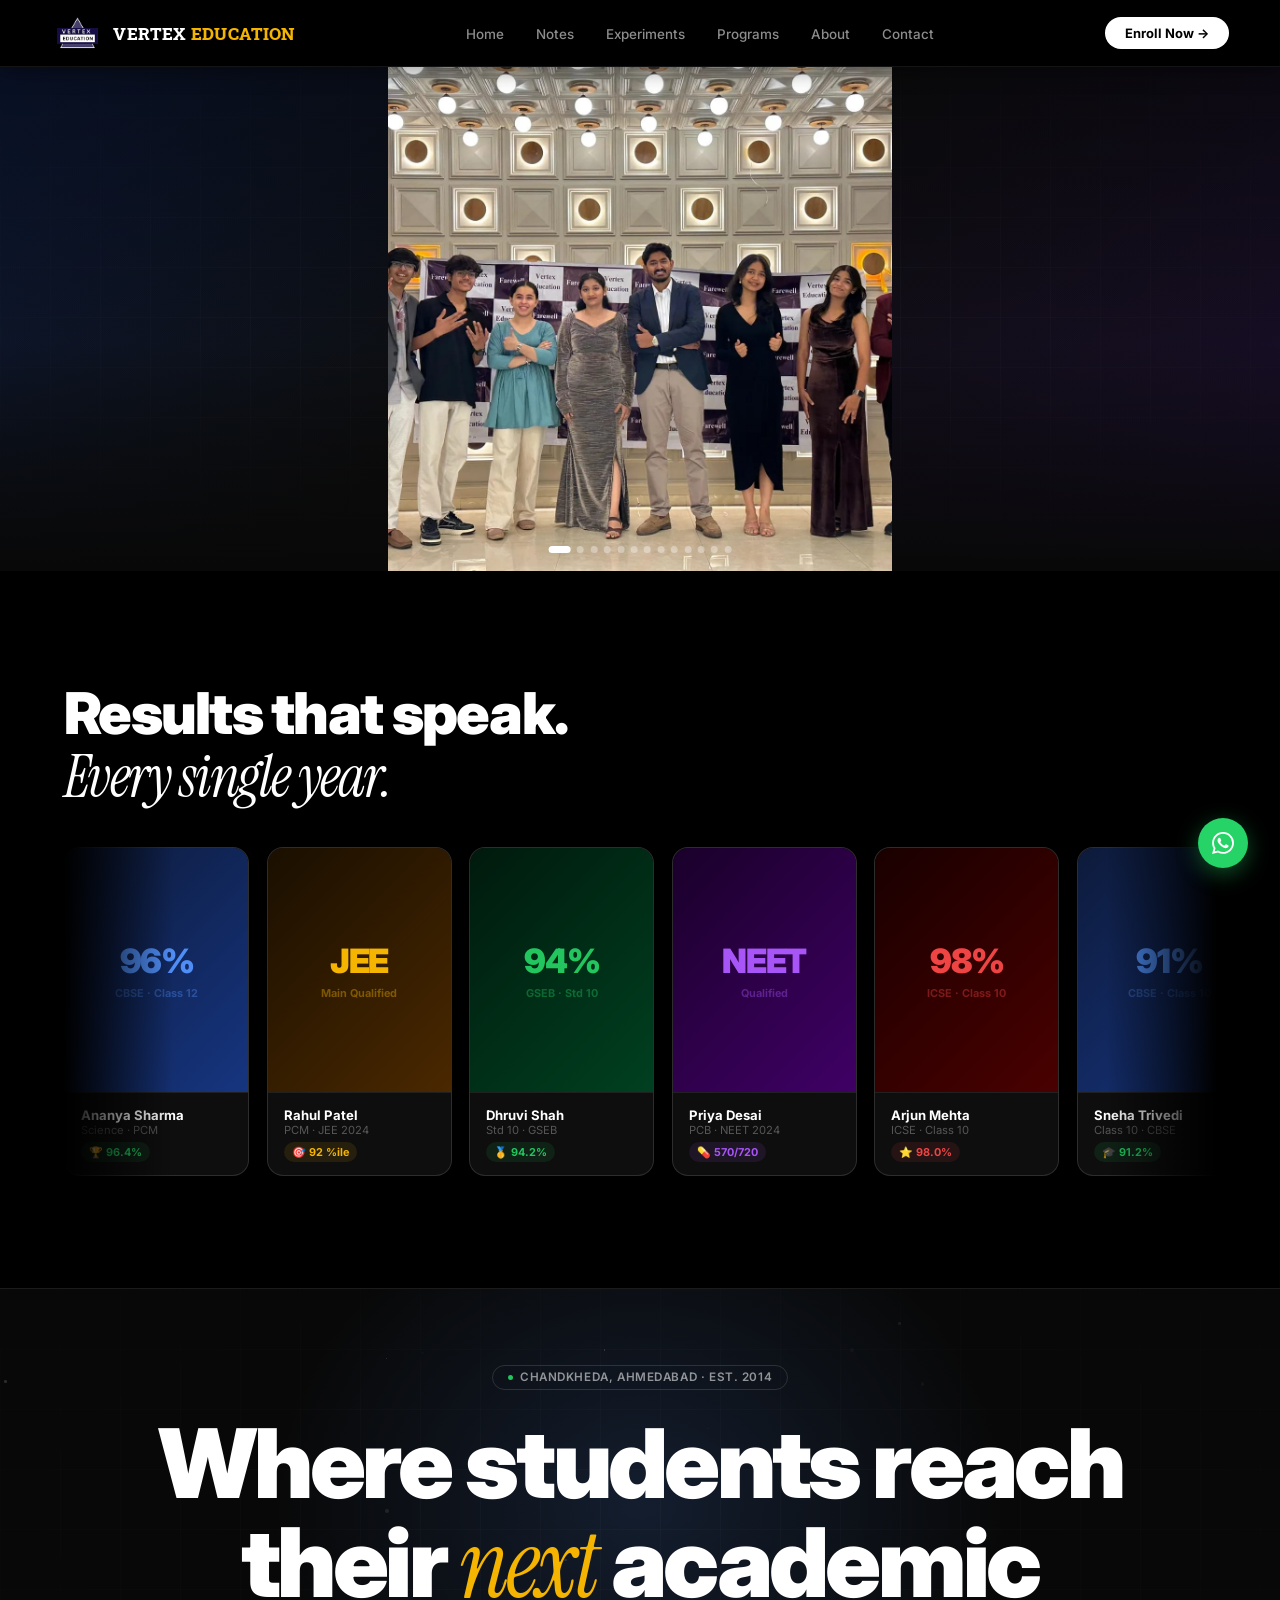
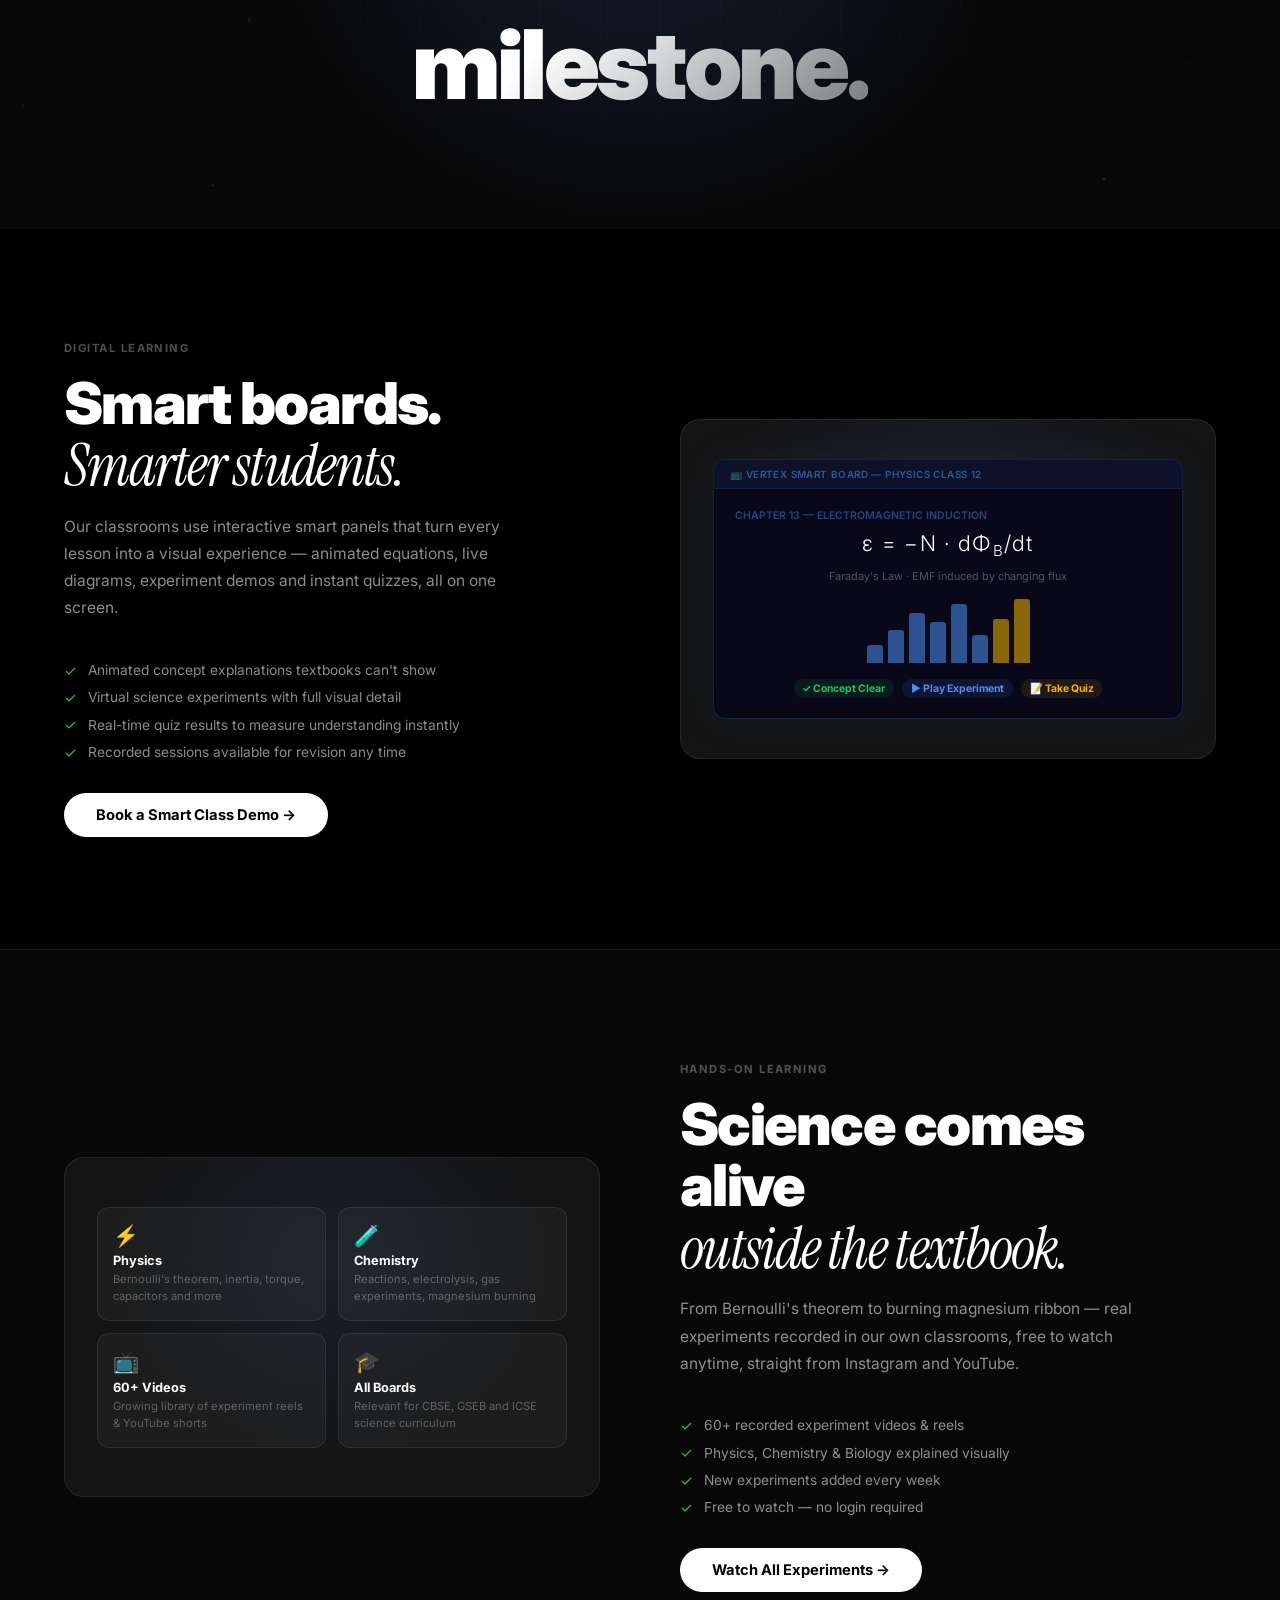
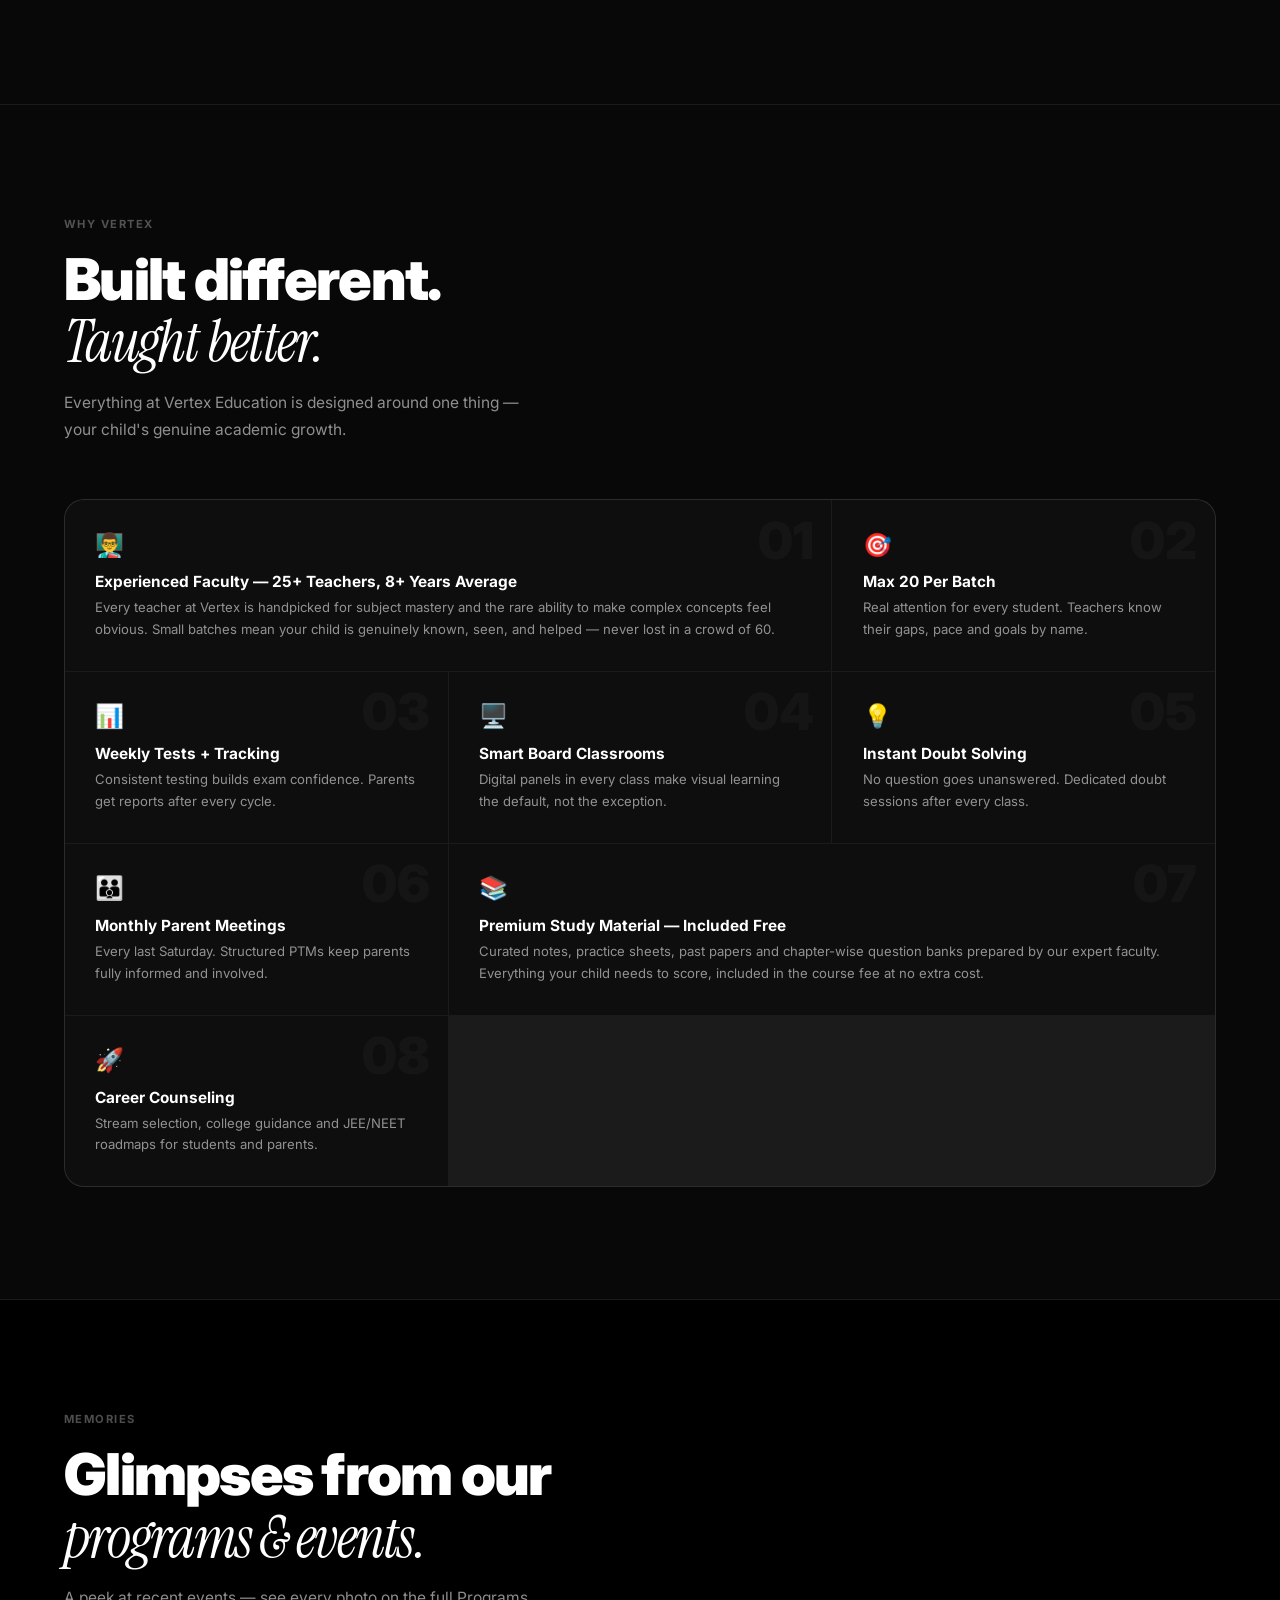
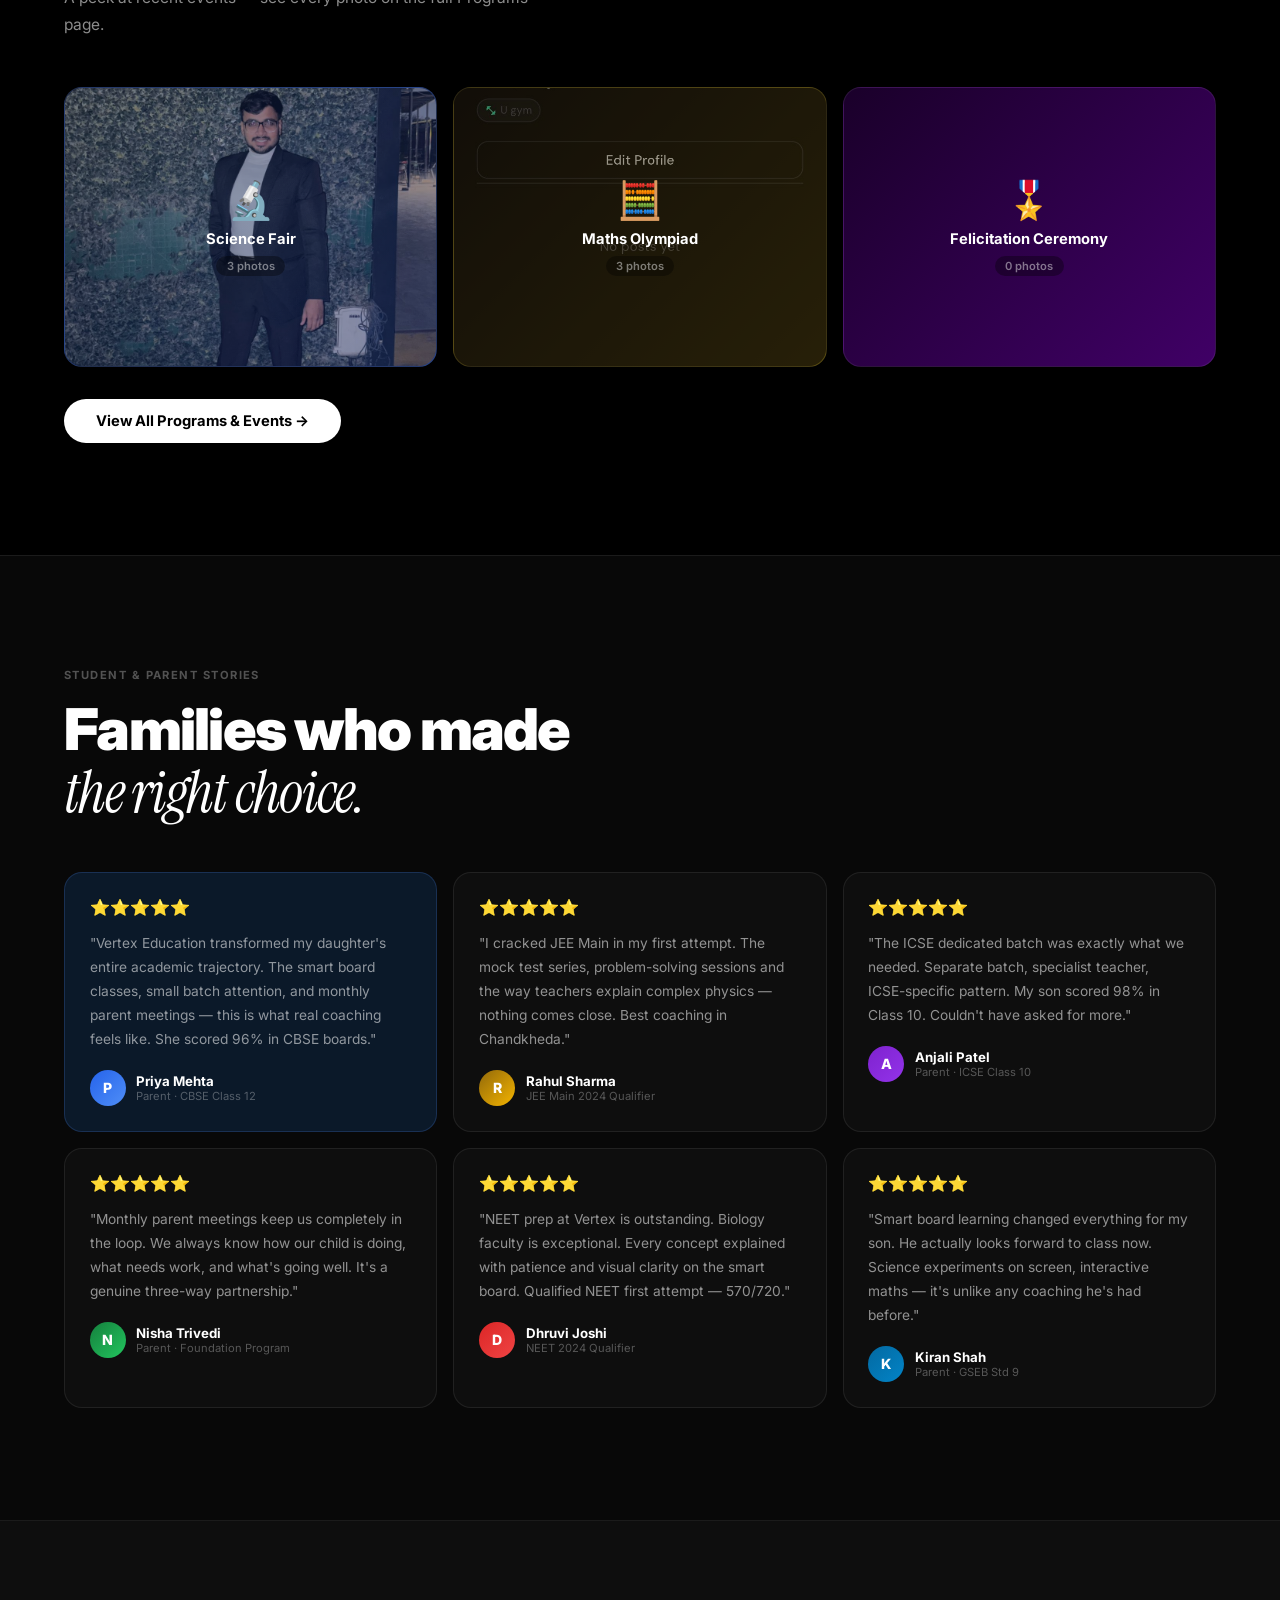
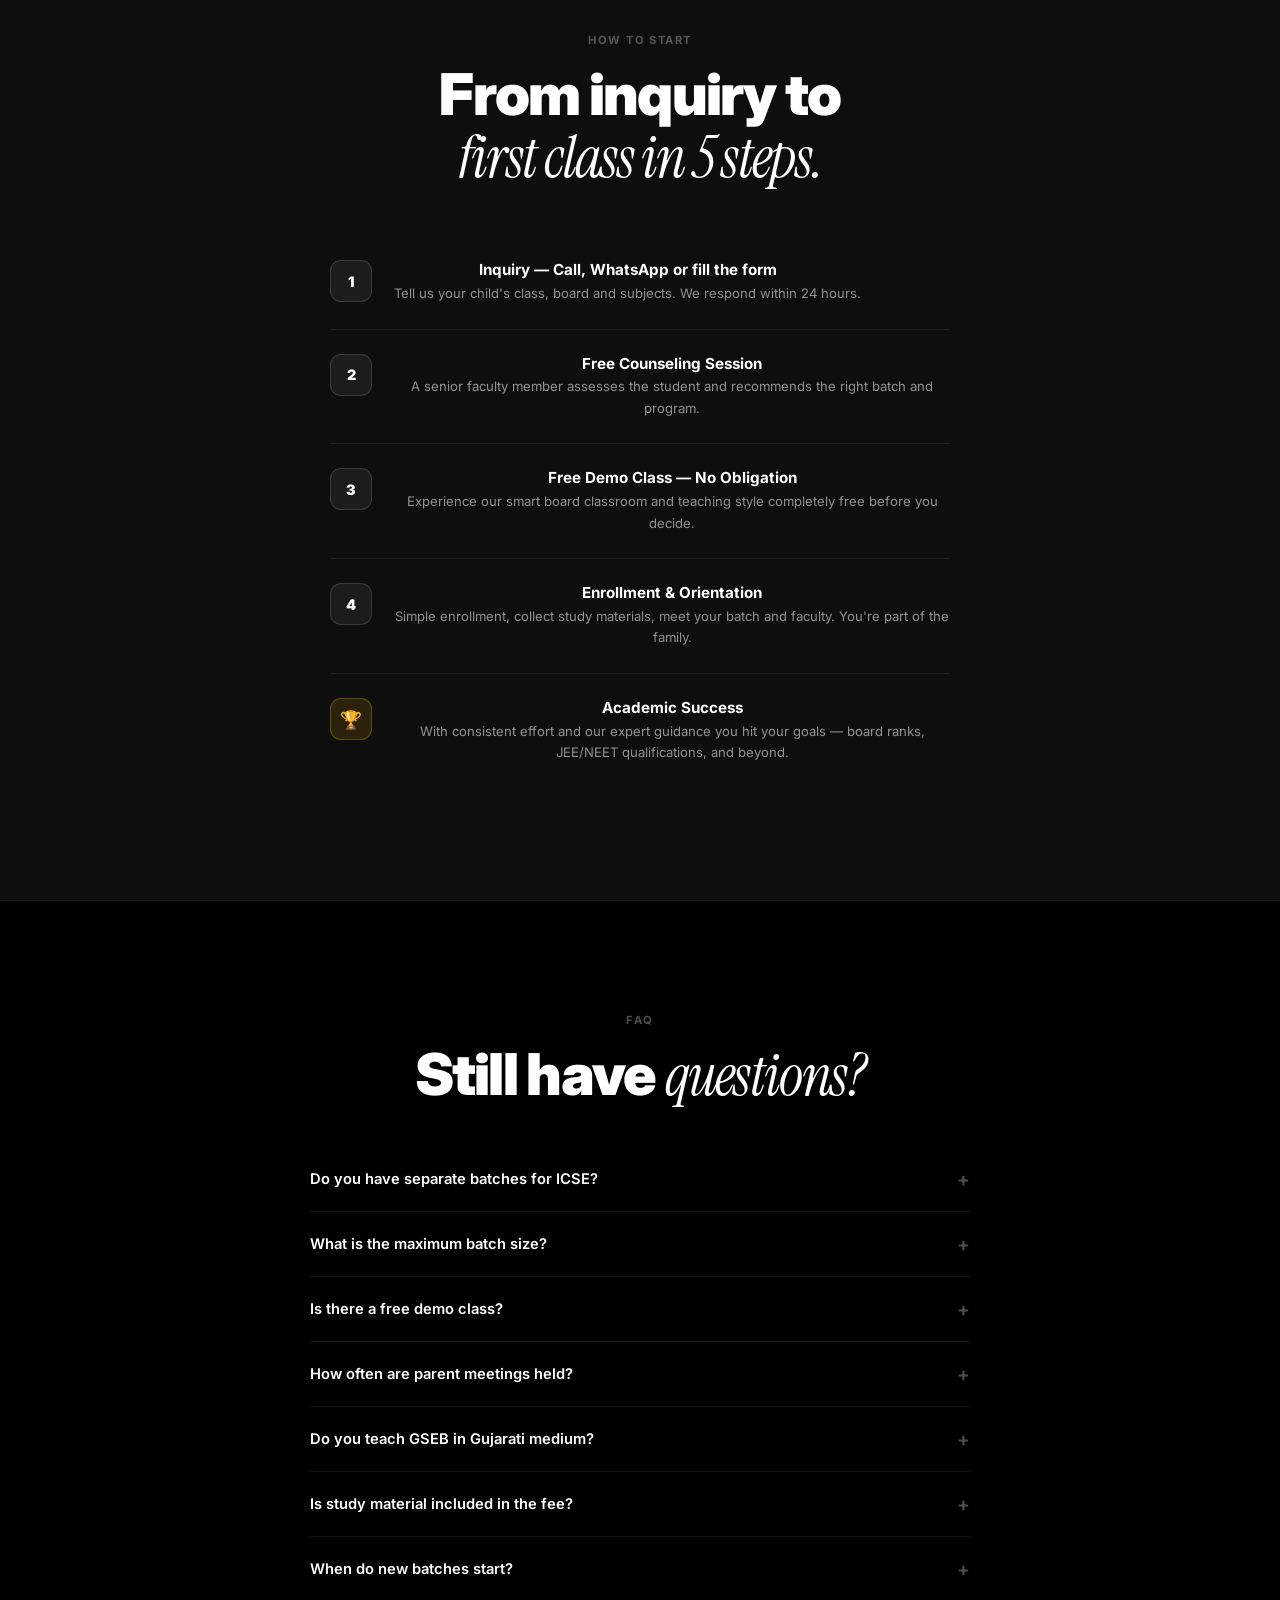
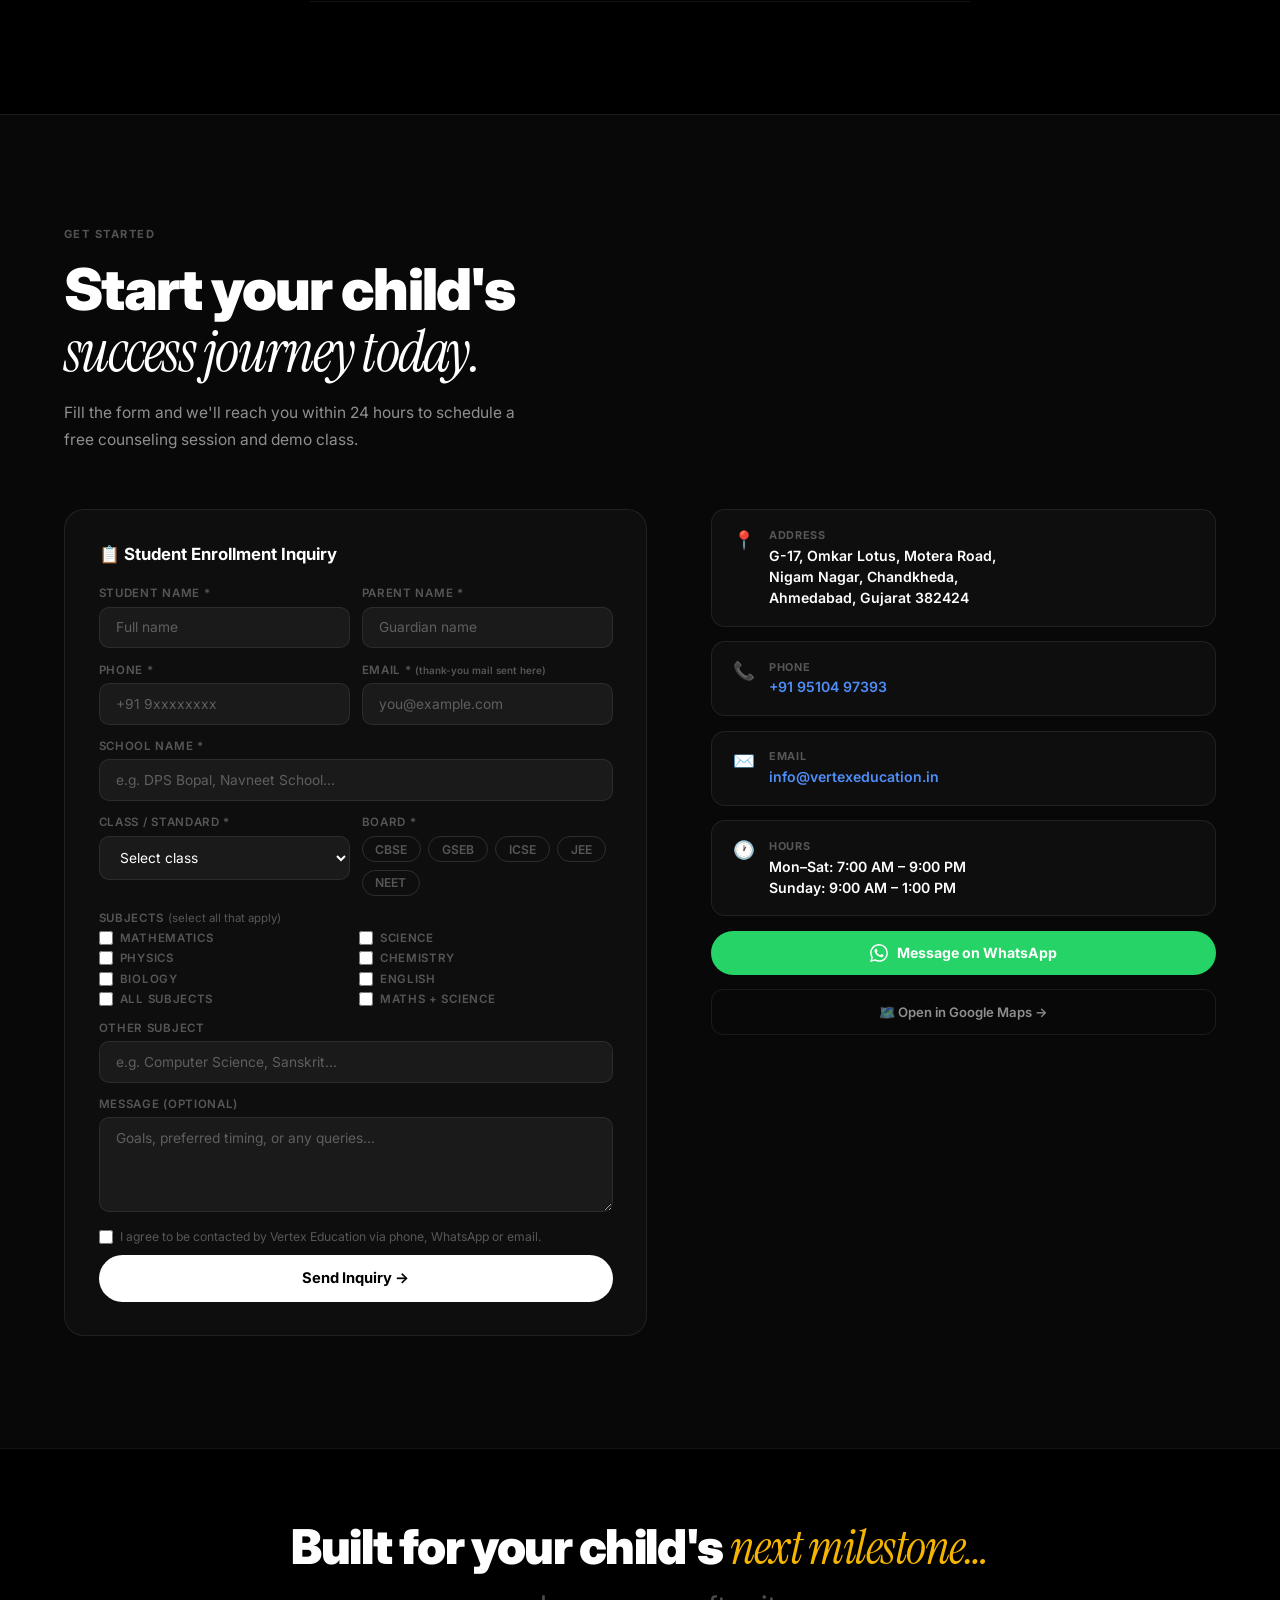
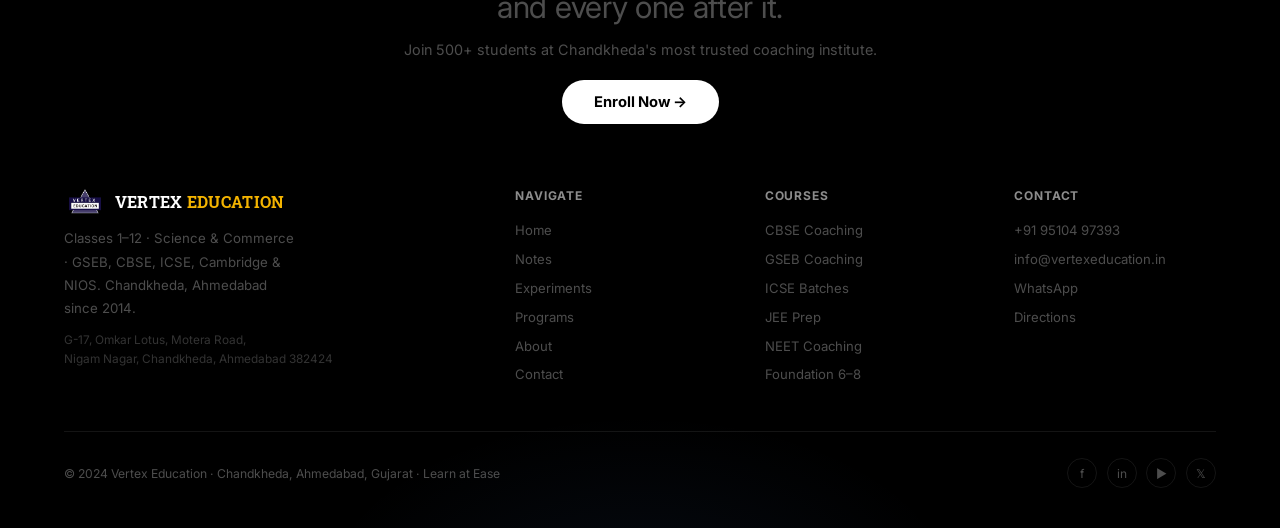
<file: index.html>
<!DOCTYPE html>
<html lang="en">
<head>
<meta charset="UTF-8"/>
<meta name="viewport" content="width=device-width,initial-scale=1.0"/>
<title>Vertex Education — Learn at Ease | Best Coaching Chandkheda Ahmedabad</title>
<meta name="description" content="Vertex Education — Chandkheda's most trusted coaching. CBSE, GSEB, ICSE, JEE & NEET for Class 6–12. Smart board classrooms, small batches, 95% success rate."/>
<link rel="preconnect" href="https://fonts.googleapis.com"/>
<link rel="preconnect" href="https://fonts.gstatic.com" crossorigin/>
<link href="https://fonts.googleapis.com/css2?family=Inter:wght@300;400;500;600;700;800;900&family=Instrument+Serif:ital@0;1&family=Roboto+Slab:wght@700;800&display=swap" rel="stylesheet"/>
<style>
/* ─────────────────────────────────────────
   VERTEX EDUCATION — commas.com INSPIRED
   Pure black · Cinematic · Minimal
   ───────────────────────────────────────── */
:root{
  --bg:#080808; --bg2:#0e0e0e; --bg3:#141414;
  --w:#ffffff; --off:rgba(255,255,255,.55); --muted:rgba(255,255,255,.3);
  --bdr:rgba(255,255,255,.08); --bdr2:rgba(255,255,255,.13);
  --gold:#F4B400; --blue:#4F8EF7; --blue2:#2563EB; --grn:#22c55e;
  --ease:cubic-bezier(0.16,1,0.3,1);
}
*,*::before,*::after{box-sizing:border-box;margin:0;padding:0;}
html{scroll-behavior:smooth;}
body{font-family:'Inter',sans-serif;background:var(--bg);color:var(--w);overflow-x:hidden;-webkit-font-smoothing:antialiased;}
a{text-decoration:none;color:inherit;}
img{display:block;max-width:100%;}

/* SCROLL BAR */
#spb{position:fixed;top:0;left:0;height:1px;background:var(--w);z-index:999;width:0%;transition:width .04s linear;}

/* ── NAV ── */
nav{position:sticky;top:0;left:0;right:0;z-index:900;display:flex;align-items:center;justify-content:space-between;padding:1rem 4vw;background:#000;border-bottom:1px solid var(--bdr);box-shadow:0 4px 20px rgba(0,0,0,.4);}
nav.s{padding:.9rem 4vw;}
.n-logo{display:flex;align-items:center;gap:.6rem;font-size:1.05rem;font-weight:800;letter-spacing:.02em;font-family:'Roboto Slab',serif;text-transform:uppercase;}
.n-logo .lb-img{height:34px;width:auto;display:block;}
.n-logo .lb{width:27px;height:27px;border-radius:7px;background:linear-gradient(135deg,var(--blue2),var(--blue));display:flex;align-items:center;justify-content:center;}
.n-logo .lb svg{width:15px;height:15px;fill:white;}
.n-logo .gd{color:var(--gold);}
.n-links{display:flex;align-items:center;gap:2rem;list-style:none;}
.n-links a{font-size:.84rem;font-weight:500;color:var(--off);transition:color .18s;}
.n-links a:hover{color:var(--w);}
.n-r{display:flex;align-items:center;gap:.7rem;}
.btn-g{border:1px solid var(--bdr2);border-radius:50px;padding:.48rem 1.15rem;font-size:.81rem;font-weight:600;color:var(--off);background:transparent;font-family:'Inter',sans-serif;transition:all .18s;display:inline-flex;align-items:center;}
.btn-g:hover{color:var(--w);border-color:rgba(255,255,255,.25);background:rgba(255,255,255,.06);}
.btn-w{background:var(--w);color:#000;border:none;border-radius:50px;padding:.5rem 1.25rem;font-size:.81rem;font-weight:700;font-family:'Inter',sans-serif;transition:all .2s;display:inline-flex;align-items:center;}
.btn-w:hover{background:rgba(255,255,255,.88);transform:translateY(-1px);}
.burger{display:none;flex-direction:column;gap:5px;background:none;border:none;padding:4px;}
.burger span{display:block;width:22px;height:1.5px;background:var(--w);border-radius:2px;transition:all .3s;}
.burger.o span:nth-child(1){transform:translateY(6.5px) rotate(45deg);}
.burger.o span:nth-child(2){opacity:0;}
.burger.o span:nth-child(3){transform:translateY(-6.5px) rotate(-45deg);}
@media(max-width:860px){
  .n-links,.n-r{display:none;}
  .n-links.o{display:flex;flex-direction:column;gap:2rem;position:fixed;inset:0;background:rgba(8,8,8,.97);backdrop-filter:blur(20px);align-items:center;justify-content:center;z-index:800;font-size:1.3rem;}
  .n-links.o a{font-size:1.2rem;color:var(--w);}
  .n-r.o{display:flex;flex-direction:column;gap:.7rem;position:fixed;bottom:3rem;left:50%;transform:translateX(-50%);z-index:800;}
  .burger{display:flex;}
}

/* ── HERO ── */
/* ── HERO IMAGE SLIDER ── */
.hero-slider{position:relative;width:100%;height:56vh;min-height:300px;max-height:620px;overflow:hidden;background:linear-gradient(135deg,#0d1a3a 0%,#0e0e0e 45%,#1a0f2e 100%);z-index:1;}
.hero-slider::before{content:'';position:absolute;inset:0;background-image:linear-gradient(rgba(255,255,255,.03) 1px,transparent 1px),linear-gradient(90deg,rgba(255,255,255,.03) 1px,transparent 1px);background-size:50px 50px;mask-image:radial-gradient(ellipse 80% 80% at 50% 50%,black 0%,transparent 100%);pointer-events:none;}
.hs-track{position:relative;width:100%;height:100%;}
.hs-slide{position:absolute;inset:0;opacity:0;transition:opacity 1.1s ease;display:flex;align-items:center;justify-content:center;}
.hs-slide.active{opacity:1;}
.hs-slide img{width:100%;height:100%;object-fit:contain;display:block;position:relative;z-index:1;}
.hs-overlay{position:absolute;inset:0;background:linear-gradient(to bottom,rgba(0,0,0,.4) 0%,rgba(8,8,8,.1) 55%,var(--bg) 100%);pointer-events:none;}
.hs-dots{position:absolute;bottom:1.1rem;left:50%;transform:translateX(-50%);display:flex;gap:.4rem;z-index:2;}
.hs-dot{width:7px;height:7px;border-radius:50%;background:rgba(255,255,255,.35);transition:all .25s;cursor:pointer;border:none;padding:0;}
.hs-dot.active{background:#fff;width:22px;border-radius:4px;}
.hs-empty{position:absolute;inset:0;display:flex;align-items:center;justify-content:center;color:var(--muted);font-size:.85rem;text-align:center;padding:2rem;}

.hero{min-height:60vh;display:flex;flex-direction:column;align-items:center;justify-content:center;text-align:center;padding:3rem 5vw 4rem;position:relative;overflow:hidden;}
.h-glow{position:absolute;top:-25%;left:50%;transform:translateX(-50%);width:800px;height:700px;background:radial-gradient(ellipse at center,rgba(79,142,247,.16) 0%,transparent 65%);pointer-events:none;animation:gp 5s ease-in-out infinite;}
@keyframes gp{0%,100%{opacity:.7;transform:translateX(-50%) scale(1)}50%{opacity:1;transform:translateX(-50%) scale(1.08)}}
.h-grid{position:absolute;inset:0;pointer-events:none;background-image:linear-gradient(rgba(255,255,255,.022) 1px,transparent 1px),linear-gradient(90deg,rgba(255,255,255,.022) 1px,transparent 1px);background-size:60px 60px;mask-image:radial-gradient(ellipse 80% 70% at 50% 40%,black 0%,transparent 100%);}
.pts{position:absolute;inset:0;pointer-events:none;}
.pt{position:absolute;border-radius:50%;background:rgba(255,255,255,.45);animation:drift linear infinite;}
@keyframes drift{from{transform:translateY(0) rotate(0)}to{transform:translateY(-100vh) rotate(360deg)}}
.pill{display:inline-flex;align-items:center;gap:.45rem;border:1px solid var(--bdr2);border-radius:50px;padding:.3rem .9rem;font-size:.73rem;font-weight:600;color:var(--off);letter-spacing:.05em;text-transform:uppercase;margin-bottom:1.5rem;}
.pill .dot{width:5px;height:5px;border-radius:50%;background:var(--grn);animation:bl 2s infinite;}
@keyframes bl{0%,100%{opacity:1}50%{opacity:.25}}
.hero h1{font-size:clamp(2.8rem,7.5vw,7rem);font-weight:900;line-height:1.03;letter-spacing:-.038em;margin-bottom:1.5rem;position:relative;z-index:1;}
.hero h1 em{font-family:'Instrument Serif',serif;font-style:italic;font-weight:400;color:var(--gold);}
.hero-sub{font-size:clamp(.92rem,1.6vw,1.1rem);color:var(--off);line-height:1.75;max-width:500px;margin:0 auto 2.5rem;position:relative;z-index:1;}
.hero-btns{display:flex;gap:.85rem;justify-content:center;flex-wrap:wrap;position:relative;z-index:1;margin-bottom:4rem;}
.btn-p{background:var(--w);color:#000;border:none;border-radius:50px;padding:.82rem 2rem;font-size:.92rem;font-weight:700;font-family:'Inter',sans-serif;transition:all .2s var(--ease);display:inline-flex;align-items:center;gap:.4rem;}
.btn-p:hover{background:rgba(255,255,255,.88);transform:translateY(-2px);box-shadow:0 12px 40px rgba(255,255,255,.1);}
.btn-o{background:transparent;color:var(--off);border:1px solid var(--bdr2);border-radius:50px;padding:.82rem 2rem;font-size:.92rem;font-weight:600;font-family:'Inter',sans-serif;transition:all .2s var(--ease);display:inline-flex;align-items:center;gap:.4rem;}
.btn-o:hover{color:var(--w);border-color:rgba(255,255,255,.25);background:rgba(255,255,255,.05);transform:translateY(-2px);}

/* hero stats bar */
.h-stats{display:flex;border:1px solid var(--bdr);border-radius:16px;background:rgba(255,255,255,.03);backdrop-filter:blur(12px);overflow:hidden;position:relative;z-index:1;flex-wrap:wrap;}
.hs{padding:1.1rem 2rem;flex:1;min-width:120px;border-right:1px solid var(--bdr);text-align:center;}
.hs:last-child{border-right:none;}
.hs-n{font-size:1.65rem;font-weight:900;letter-spacing:-.03em;line-height:1;}
.hs-n span{color:var(--gold);}
.hs-l{font-size:.72rem;color:var(--muted);font-weight:500;margin-top:.25rem;}

/* hero mockup */
.h-mock{margin-top:4rem;width:min(900px,90vw);position:relative;z-index:1;}
.mock-glow{position:absolute;top:50%;left:50%;transform:translate(-50%,-50%);width:120%;height:120%;background:radial-gradient(ellipse at center,rgba(79,142,247,.12) 0%,transparent 60%);pointer-events:none;}
.mock-frame{background:var(--bg3);border:1px solid var(--bdr2);border-radius:20px;overflow:hidden;box-shadow:0 0 0 1px rgba(255,255,255,.04),0 50px 120px rgba(0,0,0,.85);}
.mock-bar{background:var(--bg2);border-bottom:1px solid var(--bdr);padding:.8rem 1.3rem;display:flex;align-items:center;gap:.9rem;}
.mock-dots{display:flex;gap:.4rem;}
.mock-dot{width:12px;height:12px;border-radius:50%;}
.mock-title{font-size:.75rem;color:var(--muted);font-weight:500;flex:1;text-align:center;}
.mock-body{padding:1.5rem;}
.mock-row{display:grid;grid-template-columns:repeat(3,1fr);gap:.9rem;margin-bottom:.9rem;}
@media(max-width:560px){.mock-row{grid-template-columns:1fr 1fr;}}
.mc{background:rgba(255,255,255,.04);border:1px solid var(--bdr);border-radius:12px;padding:1rem;}
.mc-l{font-size:.7rem;color:var(--muted);margin-bottom:.3rem;font-weight:500;}
.mc-n{font-size:1.4rem;font-weight:800;letter-spacing:-.02em;}
.mc-s{font-size:.68rem;color:var(--grn);font-weight:600;margin-top:.12rem;}
.mock-bars{background:rgba(255,255,255,.04);border:1px solid var(--bdr);border-radius:12px;padding:1rem;}
.mb-l{font-size:.72rem;color:var(--muted);margin-bottom:.75rem;font-weight:500;}
.mb-rows{display:flex;flex-direction:column;gap:.45rem;}
.mb-r{display:flex;align-items:center;gap:.7rem;}
.mb-n{font-size:.7rem;color:var(--off);width:62px;flex-shrink:0;}
.mb-t{flex:1;height:6px;background:rgba(255,255,255,.07);border-radius:3px;overflow:hidden;}
.mb-f{height:100%;border-radius:3px;}
.mb-p{font-size:.68rem;color:var(--off);width:30px;text-align:right;}

/* ── MARQUEE ── */
.mq-wrap{border-top:1px solid var(--bdr);border-bottom:1px solid var(--bdr);padding:1.1rem 0;overflow:hidden;background:var(--bg2);}
.mq-track{display:flex;gap:2.8rem;width:max-content;animation:mqs 25s linear infinite;}
.mq-track:hover{animation-play-state:paused;}
@keyframes mqs{from{transform:translateX(0)}to{transform:translateX(-50%)}}
.mi{display:flex;align-items:center;gap:.55rem;font-size:.78rem;font-weight:600;color:var(--muted);letter-spacing:.05em;text-transform:uppercase;white-space:nowrap;}
.mi .md{color:var(--gold);}
.mi .mb-tag{border:1px solid var(--bdr2);border-radius:4px;padding:.1rem .38rem;font-size:.62rem;font-weight:700;color:var(--blue);letter-spacing:.04em;}

/* ── SECTION ── */
.sec{padding:7rem 5vw;}
@media(max-width:768px){.sec{padding:3.25rem 6vw;}}
@media(max-width:480px){.sec{padding:2.5rem 6vw;}}
.sec.dark{background:var(--bg);}
.sec.blk{background:#000;}
.sec.mid{background:var(--bg2);}
.ol{font-size:.7rem;font-weight:700;letter-spacing:.13em;text-transform:uppercase;color:var(--muted);margin-bottom:1.1rem;display:block;}
.sh{font-size:clamp(1.9rem,4.5vw,3.8rem);font-weight:900;line-height:1.07;letter-spacing:-.03em;margin-bottom:1rem;}
.sh em{font-family:'Instrument Serif',serif;font-style:italic;font-weight:400;}
.sp{font-size:.97rem;color:var(--off);line-height:1.75;max-width:480px;margin-bottom:2.5rem;}
.sep{border:none;border-top:1px solid var(--bdr);margin:0;}

/* REVEAL */
.rv{opacity:0;transform:translateY(26px);transition:opacity .7s var(--ease),transform .7s var(--ease);}
.rv.in{opacity:1;transform:translateY(0);}
.d1{transition-delay:.1s;}.d2{transition-delay:.18s;}.d3{transition-delay:.26s;}.d4{transition-delay:.34s;}

/* ── OVERVIEW GRID ── */
.ov-grid{display:grid;grid-template-columns:1fr 1fr;gap:1px;border:1px solid var(--bdr);border-radius:20px;overflow:hidden;margin-top:3.5rem;background:var(--bdr);}
@media(max-width:700px){.ov-grid{grid-template-columns:1fr;}}
.ov-item{background:var(--bg2);padding:2.1rem 2.3rem;transition:background .22s;display:flex;flex-direction:column;gap:.55rem;}
.ov-item:hover{background:var(--bg3);}
.ov-ic{font-size:1.55rem;margin-bottom:.2rem;}
.ov-t{font-size:1rem;font-weight:700;}
.ov-d{font-size:.84rem;color:var(--off);line-height:1.65;}
.ov-lk{font-size:.78rem;color:var(--blue);font-weight:600;margin-top:.3rem;display:inline-flex;align-items:center;gap:.25rem;transition:gap .18s;}
.ov-lk:hover{gap:.45rem;color:#7db4ff;}

/* ── FEATURE SPLIT ── */
.fsplit{display:grid;grid-template-columns:1fr 1fr;gap:5rem;align-items:center;}
.fsplit.fl{direction:rtl;}
.fsplit.fl>*{direction:ltr;}
@media(max-width:860px){.fsplit,.fsplit.fl{grid-template-columns:1fr;gap:2.5rem;direction:ltr;}}
.fv{background:var(--bg3);border:1px solid var(--bdr);border-radius:20px;overflow:hidden;min-height:340px;display:flex;align-items:center;justify-content:center;position:relative;}
.fv-glow{position:absolute;inset:0;background:radial-gradient(ellipse at 50% 30%,rgba(79,142,247,.09) 0%,transparent 60%);}
.check-list{display:flex;flex-direction:column;gap:.65rem;margin-bottom:2rem;}
.check-list li{display:flex;align-items:center;gap:.7rem;font-size:.86rem;color:var(--off);list-style:none;}
.check-list li .ck{color:var(--grn);font-size:.9rem;flex-shrink:0;}

/* smart board */
.sb{width:88%;margin:1.5rem auto;background:#080818;border:1px solid rgba(79,142,247,.18);border-radius:12px;overflow:hidden;box-shadow:0 0 40px rgba(79,142,247,.08);}
.sb-top{background:rgba(79,142,247,.08);padding:.5rem 1rem;border-bottom:1px solid rgba(79,142,247,.12);font-size:.62rem;color:rgba(79,142,247,.55);font-weight:600;letter-spacing:.04em;}
.sb-body{padding:1.3rem;}
.sb-eqn{font-size:1.35rem;color:var(--w);font-weight:300;text-align:center;margin:.5rem 0;letter-spacing:.06em;}
.sb-sub{text-align:center;font-size:.68rem;color:rgba(255,255,255,.3);margin-top:.2rem;}
.sb-graph{display:flex;align-items:flex-end;gap:5px;height:64px;margin-top:1rem;justify-content:center;}
.sb-b{width:16px;border-radius:3px 3px 0 0;background:rgba(79,142,247,.55);animation:sg .8s var(--ease) forwards;transform-origin:bottom;}
@keyframes sg{from{transform:scaleY(0)}to{transform:scaleY(1)}}
.sb-tags{display:flex;gap:.5rem;justify-content:center;margin-top:1rem;}
.sb-tag{font-size:.65rem;border-radius:50px;padding:.18rem .55rem;font-weight:700;}

/* results cards stack */
.rs-wrap{width:88%;margin:1.5rem auto;display:flex;flex-direction:column;gap:.6rem;}
.rs-c{background:var(--bg2);border:1px solid var(--bdr2);border-radius:12px;padding:1rem 1.2rem;display:flex;align-items:center;gap:.9rem;transition:background .2s;}
.rs-c:hover{background:#141414;}
.rs-av{width:38px;height:38px;border-radius:50%;display:flex;align-items:center;justify-content:center;font-weight:800;font-size:.95rem;flex-shrink:0;}
.rs-nm{font-weight:700;font-size:.88rem;}
.rs-dt{font-size:.72rem;color:var(--muted);}
.rs-bd{margin-left:auto;font-size:.76rem;font-weight:800;padding:.22rem .6rem;border-radius:50px;background:rgba(34,197,94,.1);color:var(--grn);white-space:nowrap;}

/* activity grid */
.ag{display:grid;grid-template-columns:1fr 1fr;gap:.75rem;width:88%;margin:1.5rem auto;}
.ac{background:rgba(255,255,255,.04);border:1px solid var(--bdr);border-radius:12px;padding:.95rem;transition:background .2s;}
.ac:hover{background:rgba(255,255,255,.07);}
.ac-ic{font-size:1.3rem;margin-bottom:.35rem;}
.ac-t{font-size:.8rem;font-weight:700;}
.ac-d{font-size:.7rem;color:var(--muted);line-height:1.5;margin-top:.18rem;}

/* ── RESULTS SCROLL ── */
.rscroll{overflow:hidden;position:relative;}
.rsfl,.rsfr{position:absolute;top:0;bottom:0;width:110px;z-index:2;pointer-events:none;}
.rsfl{left:0;background:linear-gradient(to right,#000,transparent);}
.rsfr{right:0;background:linear-gradient(to left,#000,transparent);}
.rs-track{display:flex;gap:1.1rem;width:max-content;animation:mqs 32s linear infinite;}
.rs-track:hover{animation-play-state:paused;}
.rc{width:185px;flex-shrink:0;background:var(--bg2);border:1px solid var(--bdr2);border-radius:16px;overflow:hidden;transition:transform .28s var(--ease),box-shadow .28s;}
.rc:hover{transform:translateY(-6px);box-shadow:0 20px 50px rgba(0,0,0,.6);}
.rc-top{aspect-ratio:3/4;display:flex;align-items:center;justify-content:center;flex-direction:column;gap:.3rem;position:relative;overflow:hidden;}
.rc-top img{position:absolute;inset:0;width:100%;height:100%;object-fit:cover;}
.rc-top .rc-badge-ov{position:absolute;bottom:.5rem;left:.5rem;background:rgba(0,0,0,.55);backdrop-filter:blur(4px);border-radius:8px;padding:.3rem .55rem;z-index:1;}
.rc-top .rc-badge-ov .rc-pct{font-size:1.25rem;margin-bottom:0;}
.rc-top .rc-badge-ov .rc-bd{opacity:.85;}
.rc-pct{font-size:2.1rem;font-weight:900;letter-spacing:-.04em;}
.rc-bd{font-size:.68rem;font-weight:700;opacity:.6;}
.rc-bot{padding:.85rem 1rem;border-top:1px solid var(--bdr);}
.rc-nm{font-weight:700;font-size:.82rem;}
.rc-cl{font-size:.7rem;color:var(--muted);}
.rc-bg{display:inline-flex;align-items:center;gap:.2rem;margin-top:.35rem;font-size:.68rem;font-weight:700;color:var(--grn);background:rgba(34,197,94,.1);border-radius:50px;padding:.16rem .5rem;}

/* ── BENTO WHY ── */
.bento{display:grid;grid-template-columns:repeat(3,1fr);gap:1px;background:var(--bdr);border:1px solid var(--bdr);border-radius:20px;overflow:hidden;margin-top:3.5rem;}
@media(max-width:860px){.bento{grid-template-columns:1fr 1fr;}}
@media(max-width:520px){.bento{grid-template-columns:1fr;}}
.bc{background:var(--bg2);padding:1.9rem;transition:background .2s;position:relative;overflow:hidden;}
.bc:hover{background:#111;}
.bc.sp2{grid-column:span 2;}
@media(max-width:860px){.bc.sp2{grid-column:span 1;}}
.bc-no{position:absolute;right:1.1rem;top:.9rem;font-size:3.2rem;font-weight:900;color:rgba(255,255,255,.03);line-height:1;}
.bc-ic{font-size:1.45rem;margin-bottom:.85rem;}
.bc-t{font-size:.96rem;font-weight:700;margin-bottom:.38rem;}
.bc-d{font-size:.82rem;color:var(--off);line-height:1.65;}

/* ── TESTIMONIALS ── */
.tg{display:grid;grid-template-columns:repeat(3,1fr);gap:1rem;margin-top:3rem;}
@media(max-width:880px){.tg{grid-template-columns:1fr 1fr;}}
@media(max-width:540px){.tg{grid-template-columns:1fr;}}
.tc{background:var(--bg2);border:1px solid var(--bdr);border-radius:18px;padding:1.55rem;transition:border-color .2s,transform .25s;}
.tc:hover{border-color:var(--bdr2);transform:translateY(-4px);}
.tc.ft{background:#0b1929;border-color:rgba(79,142,247,.2);}
.t-stars{display:flex;gap:2px;margin-bottom:.85rem;}
.t-star{color:var(--gold);font-size:.8rem;}
.t-txt{font-size:.86rem;color:var(--off);line-height:1.75;margin-bottom:1.15rem;}
.t-auth{display:flex;align-items:center;gap:.65rem;}
.t-av{width:36px;height:36px;border-radius:50%;display:flex;align-items:center;justify-content:center;font-weight:800;font-size:.88rem;flex-shrink:0;}
.t-nm{font-weight:700;font-size:.83rem;}
.t-rl{font-size:.7rem;color:var(--muted);}

/* ── PROCESS ── */
.prlist{display:flex;flex-direction:column;gap:0;max-width:620px;margin:3rem auto 0;}
.pr{display:flex;gap:1.4rem;align-items:flex-start;padding:1.5rem 0;border-bottom:1px solid var(--bdr);}
.pr:last-child{border-bottom:none;}
.pr-no{width:42px;height:42px;border-radius:11px;flex-shrink:0;background:rgba(255,255,255,.06);border:1px solid var(--bdr2);display:flex;align-items:center;justify-content:center;font-weight:900;font-size:.9rem;transition:all .2s;}
.pr:hover .pr-no{background:var(--blue2);border-color:var(--blue2);}
.pr-t{font-weight:700;font-size:.95rem;margin-bottom:.22rem;}
.pr-d{font-size:.82rem;color:var(--off);line-height:1.65;}

/* ── FAQ ── */
.fql{max-width:660px;margin:2.5rem auto 0;}
.fi{border-bottom:1px solid var(--bdr);}
.fq{width:100%;display:flex;justify-content:space-between;align-items:center;padding:1.25rem 0;gap:1rem;background:none;border:none;color:var(--w);font-family:'Inter',sans-serif;font-size:.92rem;font-weight:600;text-align:left;transition:color .18s;}
.fq:hover{color:var(--off);}
.fi-ic{color:var(--muted);font-size:1.2rem;flex-shrink:0;transition:transform .3s var(--ease);}
.fi.op .fi-ic{transform:rotate(45deg);color:var(--w);}
.fa{max-height:0;overflow:hidden;transition:max-height .4s var(--ease),padding .3s;font-size:.86rem;color:var(--off);line-height:1.75;}
.fi.op .fa{max-height:250px;padding-bottom:1.25rem;}

/* ── CONTACT ── */
.cw{display:grid;grid-template-columns:1fr 1fr;gap:4rem;align-items:start;margin-top:3.5rem;}
@media(max-width:860px){.cw{grid-template-columns:1fr;}}
.fb{background:var(--bg2);border:1px solid var(--bdr);border-radius:20px;padding:2.1rem;}
.fg{display:flex;flex-direction:column;gap:.4rem;margin-bottom:.9rem;}
.fg label{font-size:.72rem;font-weight:600;color:var(--muted);text-transform:uppercase;letter-spacing:.06em;}
.fg input,.fg select,.fg textarea{background:rgba(255,255,255,.05);border:1px solid var(--bdr);border-radius:10px;padding:.74rem 1rem;font-size:.86rem;font-family:'Inter',sans-serif;color:var(--w);outline:none;transition:border-color .2s,box-shadow .2s;}
.fg input:focus,.fg select:focus,.fg textarea:focus{border-color:rgba(255,255,255,.22);box-shadow:0 0 0 3px rgba(255,255,255,.04);}
.fg input::placeholder,.fg textarea::placeholder{color:var(--muted);}
.fg select option{background:#1a1a1a;color:var(--w);}
.fg textarea{resize:vertical;min-height:95px;}
.fr{display:grid;grid-template-columns:1fr 1fr;gap:.75rem;}
@media(max-width:460px){.fr{grid-template-columns:1fr;}}
.chips{display:flex;flex-wrap:wrap;gap:.45rem;}
.chip{border:1px solid var(--bdr2);border-radius:50px;padding:.3rem .8rem;font-size:.76rem;font-weight:600;color:var(--muted);background:transparent;font-family:'Inter',sans-serif;transition:all .16s;}
.chip.on,.chip:hover{background:var(--w);color:#000;border-color:var(--w);}
.sgrid{display:grid;grid-template-columns:1fr 1fr;gap:.4rem;}
.sr{display:flex;align-items:center;gap:.45rem;font-size:.81rem;color:var(--off);}
.sr input[type=checkbox]{width:14px;height:14px;accent-color:var(--blue);}
.fsub{width:100%;background:var(--w);color:#000;border:none;border-radius:50px;padding:.9rem;font-size:.92rem;font-weight:700;font-family:'Inter',sans-serif;transition:all .2s var(--ease);margin-top:.55rem;display:flex;align-items:center;justify-content:center;gap:.4rem;}
.fsub:hover{background:rgba(255,255,255,.88);transform:translateY(-2px);box-shadow:0 10px 28px rgba(255,255,255,.08);}
.suc{display:none;margin-top:.9rem;padding:.95rem 1rem;background:rgba(34,197,94,.08);border:1px solid rgba(34,197,94,.2);border-radius:10px;font-size:.84rem;color:var(--grn);}
.ilist{display:flex;flex-direction:column;gap:.9rem;}
.ii{display:flex;align-items:flex-start;gap:.9rem;background:var(--bg2);border:1px solid var(--bdr);border-radius:14px;padding:1.1rem 1.3rem;transition:border-color .2s;}
.ii:hover{border-color:var(--bdr2);}
.ii-ic{font-size:1.1rem;flex-shrink:0;margin-top:.05rem;}
.ii-lb{font-size:.68rem;font-weight:700;color:var(--muted);text-transform:uppercase;letter-spacing:.05em;margin-bottom:.18rem;}
.ii-v{font-size:.88rem;font-weight:600;color:var(--w);line-height:1.5;}
.ii-v a{color:var(--blue);}
.wa-b{display:flex;align-items:center;justify-content:center;gap:.55rem;width:100%;background:#25D366;color:#fff;border:none;border-radius:50px;padding:.82rem;font-size:.88rem;font-weight:700;font-family:'Inter',sans-serif;transition:all .2s;}
.wa-b:hover{background:#1fb959;transform:translateY(-2px);box-shadow:0 8px 22px rgba(37,211,102,.28);}
.map-l{display:flex;align-items:center;justify-content:center;gap:.5rem;padding:.85rem;border:1px solid var(--bdr);border-radius:12px;font-size:.82rem;font-weight:600;color:var(--off);transition:all .2s;}
.map-l:hover{border-color:var(--bdr2);color:var(--w);}

/* ── FOOTER ── */
footer{background:#000;border-top:1px solid var(--bdr);padding:4.5rem 5vw 2.5rem;position:relative;overflow:hidden;}
.ft-glow{position:absolute;bottom:-40%;left:50%;transform:translateX(-50%);width:700px;height:400px;background:radial-gradient(ellipse at center,rgba(79,142,247,.07) 0%,transparent 65%);pointer-events:none;}
.ft-cta{text-align:center;margin-bottom:4rem;position:relative;z-index:1;}
.ft-cta h2{font-size:clamp(1.7rem,4vw,3rem);font-weight:900;letter-spacing:-.03em;line-height:1.1;margin-bottom:.8rem;}
.ft-cta h2 em{font-family:'Instrument Serif',serif;font-style:italic;font-weight:400;color:var(--gold);}
.ft-cta p{font-size:.9rem;color:var(--muted);margin-bottom:1.4rem;}
.ft-grid{display:grid;grid-template-columns:2fr 1fr 1fr 1fr;gap:3rem;margin-bottom:3rem;position:relative;z-index:1;}
@media(max-width:860px){.ft-grid{grid-template-columns:1fr 1fr;gap:2rem;}}
@media(max-width:460px){.ft-grid{grid-template-columns:1fr;}}
.ft-brand p{font-size:.83rem;color:var(--muted);line-height:1.75;max-width:230px;margin-top:.75rem;}
.ft-brand .addr{font-size:.74rem;color:rgba(255,255,255,.2);margin-top:.65rem;line-height:1.6;}
.ft-col h4{font-size:.75rem;font-weight:700;color:var(--off);text-transform:uppercase;letter-spacing:.07em;margin-bottom:1rem;}
.ft-col ul{list-style:none;display:flex;flex-direction:column;gap:.55rem;}
.ft-col ul a{font-size:.82rem;color:var(--muted);transition:color .16s;}
.ft-col ul a:hover{color:var(--w);}
.ft-bot{border-top:1px solid var(--bdr);padding-top:1.6rem;display:flex;justify-content:space-between;align-items:center;font-size:.76rem;color:var(--muted);flex-wrap:wrap;gap:.7rem;position:relative;z-index:1;}
.srow{display:flex;gap:.6rem;}
.soc{width:30px;height:30px;border-radius:50%;border:1px solid var(--bdr);display:flex;align-items:center;justify-content:center;font-size:.75rem;transition:all .16s;}
.soc:hover{border-color:var(--bdr2);color:var(--w);background:rgba(255,255,255,.06);}

/* WA FLOAT */
.wa-fl{position:fixed;bottom:2rem;right:2rem;z-index:800;width:50px;height:50px;border-radius:50%;background:#25D366;color:#fff;display:flex;align-items:center;justify-content:center;box-shadow:0 6px 22px rgba(37,211,102,.38);transition:all .22s;animation:waf 2.5s ease-in-out infinite;}
.wa-fl:hover{transform:scale(1.1) translateY(-3px);animation:none;}
@keyframes waf{0%,100%{transform:translateY(0)}50%{transform:translateY(-5px)}}
#btt{position:fixed;bottom:2rem;left:2rem;z-index:800;width:36px;height:36px;border-radius:50%;border:1px solid var(--bdr2);background:rgba(255,255,255,.05);color:var(--off);backdrop-filter:blur(10px);display:flex;align-items:center;justify-content:center;font-size:.95rem;opacity:0;pointer-events:none;transition:all .25s;}
#btt.sh{opacity:1;pointer-events:auto;}
#btt:hover{background:rgba(255,255,255,.1);color:var(--w);}

/* ── EXPERIMENTS PREVIEW BADGE ── */
.ac-lk{display:block;}

/* ── PROGRAMS GALLERY ── */
.pg-grid{display:grid;grid-template-columns:repeat(3,1fr);gap:1rem;margin-top:3rem;}
@media(max-width:780px){.pg-grid{grid-template-columns:1fr 1fr;}}
@media(max-width:480px){.pg-grid{grid-template-columns:1fr;}}
.pg-card{position:relative;aspect-ratio:4/3;border-radius:18px;overflow:hidden;border:1px solid var(--bdr);background-position:center;display:flex;flex-direction:column;align-items:center;justify-content:center;gap:.5rem;transition:transform .25s var(--ease),border-color .22s;text-align:center;padding:1rem;}
.pg-card:hover{transform:translateY(-5px);border-color:var(--bdr2);}
.pg-card img{position:absolute;inset:0;width:100%;height:100%;object-fit:cover;opacity:.55;transition:opacity .3s,transform .5s var(--ease);}
.pg-card:hover img{opacity:.75;transform:scale(1.04);}
.pg-ic{font-size:2.3rem;position:relative;z-index:1;}
.pg-t{font-weight:700;font-size:.92rem;position:relative;z-index:1;}
.pg-count{font-size:.7rem;color:rgba(255,255,255,.45);position:relative;z-index:1;font-weight:600;background:rgba(0,0,0,.35);border-radius:50px;padding:.18rem .65rem;}

/* PROGRAMS LIGHTBOX MODAL */
.pg-modal{position:fixed;inset:0;z-index:2000;background:rgba(0,0,0,.92);backdrop-filter:blur(6px);display:none;align-items:flex-start;justify-content:center;overflow-y:auto;padding:4vh 4vw;}
.pg-modal.open{display:flex;}
.pg-modal-inner{width:min(1000px,100%);}
.pg-modal-head{display:flex;align-items:center;justify-content:space-between;margin-bottom:1.3rem;position:sticky;top:0;background:rgba(0,0,0,.001);}
.pg-modal-title{font-size:1.3rem;font-weight:800;letter-spacing:-.02em;}
.pg-modal-close{width:38px;height:38px;border-radius:50%;border:1px solid var(--bdr2);background:rgba(255,255,255,.06);color:var(--w);font-size:1rem;cursor:pointer;transition:background .2s;flex-shrink:0;}
.pg-modal-close:hover{background:rgba(255,255,255,.14);}
.pg-modal-body{display:grid;grid-template-columns:repeat(3,1fr);gap:.7rem;}
@media(max-width:700px){.pg-modal-body{grid-template-columns:1fr 1fr;}}
@media(max-width:440px){.pg-modal-body{grid-template-columns:1fr;}}
.pg-modal-body img{width:100%;border-radius:12px;object-fit:cover;aspect-ratio:1/1;border:1px solid var(--bdr);}
.pg-modal-empty{color:var(--muted);font-size:.88rem;padding:2rem 0;}
</style>
</head>
<body>

<div id="spb"></div>

<a href="https://wa.me/918488930389?text=Hi!%20I%20want%20to%20know%20more%20about%20Vertex%20Education." class="wa-fl" target="_blank" rel="noopener" aria-label="WhatsApp">
  <svg xmlns="http://www.w3.org/2000/svg" width="22" height="22" viewBox="0 0 24 24" fill="currentColor"><path d="M17.472 14.382c-.297-.149-1.758-.867-2.03-.967-.273-.099-.471-.148-.67.15-.197.297-.767.966-.94 1.164-.173.199-.347.223-.644.075-.297-.15-1.255-.463-2.39-1.475-.883-.788-1.48-1.761-1.653-2.059-.173-.297-.018-.458.13-.606.134-.133.298-.347.446-.52.149-.174.198-.298.298-.497.099-.198.05-.371-.025-.52-.075-.149-.669-1.612-.916-2.207-.242-.579-.487-.5-.669-.51a12.8 12.8 0 0 0-.57-.01c-.198 0-.52.074-.792.372-.272.297-1.04 1.016-1.04 2.479 0 1.462 1.065 2.875 1.213 3.074.149.198 2.096 3.2 5.077 4.487.709.306 1.262.489 1.694.625.712.227 1.36.195 1.871.118.571-.085 1.758-.719 2.006-1.413.248-.694.248-1.289.173-1.413-.074-.124-.272-.198-.57-.347m-5.421 7.403h-.004a9.87 9.87 0 0 1-5.031-1.378l-.361-.214-3.741.982.998-3.648-.235-.374a9.86 9.86 0 0 1-1.51-5.26c.001-5.45 4.436-9.884 9.888-9.884 2.64 0 5.122 1.03 6.988 2.898a9.825 9.825 0 0 1 2.893 6.994c-.003 5.45-4.437 9.884-9.885 9.884m8.413-18.297A11.815 11.815 0 0 0 12.05 0C5.495 0 .16 5.335.157 11.892c0 2.096.547 4.142 1.588 5.945L.057 24l6.305-1.654a11.882 11.882 0 0 0 5.683 1.448h.005c6.554 0 11.89-5.335 11.893-11.893a11.821 11.821 0 0 0-3.48-8.413Z"/></svg>
</a>
<button id="btt" onclick="window.scrollTo({top:0,behavior:'smooth'})">↑</button>

<!-- NAV -->
<nav id="nav">
  <a href="#home" class="n-logo">
    <img class="lb-img" src="images/logo.png" alt="Vertex Education"/>
    <span>Vertex <span class="gd">Education</span></span>
  </a>
  <ul class="n-links" id="nl">
    <li><a href="#home" class="act">Home</a></li><li><a href="notes.html">Notes</a></li>
    <li><a href="experiments.html">Experiments</a></li><li><a href="programs.html">Programs</a></li>
    <li><a href="about.html">About</a></li><li><a href="#contact">Contact</a></li>
  </ul>
  <div class="n-r" id="nr">
    <a href="#contact" class="btn-w">Enroll Now →</a>
  </div>
  <button class="burger" id="bg"><span></span><span></span><span></span></button>
</nav>

<!-- HERO IMAGE SLIDER
     To add photos: open hero-slides.js and list your
     image paths there. Nothing here needs to change. -->
<section class="hero-slider" id="heroSlider">
  <div class="hs-track" id="hsTrack"></div>
  <div class="hs-overlay"></div>
  <div class="hs-dots" id="hsDots"></div>
</section>

<!-- RESULTS SECTION -->
<section class="sec blk" id="results">
  <h2 class="sh rv d1">Results that speak.<br><em>Every single year.</em></h2>
  <div class="rscroll rv d3" style="margin-top:2.5rem">
    <div class="rsfl"></div><div class="rsfr"></div>
    <div class="rs-track" id="rsTrack"><!-- cards generated by script from results-data.js --></div>
  </div>
</section>

<hr class="sep"/>

<!-- HERO -->
<section class="hero" id="home">
  <div class="h-glow"></div>
  <div class="h-grid"></div>
  <div class="pts" id="pts"></div>

  <div class="pill rv"><div class="dot"></div>Chandkheda, Ahmedabad · Est. 2014</div>
  <h1 class="rv d1">
    Where students reach<br>their <em>next</em> academic<br><span style="background:linear-gradient(135deg,#fff 30%,rgba(255,255,255,.45) 100%);-webkit-background-clip:text;-webkit-text-fill-color:transparent;background-clip:text">milestone.</span>
  </h1>
</section>

<!-- SMART BOARD FEATURE -->
<section class="sec blk" id="courses">
  <div class="fsplit">
    <div>
      <span class="ol rv">Digital Learning</span>
      <h2 class="sh rv d1">Smart boards.<br><em>Smarter students.</em></h2>
      <p class="sp rv d2">Our classrooms use interactive smart panels that turn every lesson into a visual experience — animated equations, live diagrams, experiment demos and instant quizzes, all on one screen.</p>
      <ul class="check-list rv d3">
        <li><span class="ck">✓</span>Animated concept explanations textbooks can't show</li>
        <li><span class="ck">✓</span>Virtual science experiments with full visual detail</li>
        <li><span class="ck">✓</span>Real-time quiz results to measure understanding instantly</li>
        <li><span class="ck">✓</span>Recorded sessions available for revision any time</li>
      </ul>
      <a href="#contact" class="btn-p rv d4">Book a Smart Class Demo →</a>
    </div>
    <div class="fv rv d2">
      <div class="fv-glow"></div>
      <div class="sb" style="position:relative;z-index:1">
        <div class="sb-top">📺 VERTEX SMART BOARD — PHYSICS CLASS 12</div>
        <div class="sb-body">
          <div style="font-size:.66rem;color:rgba(79,142,247,.45);margin-bottom:.35rem;font-weight:600">CHAPTER 13 — ELECTROMAGNETIC INDUCTION</div>
          <div class="sb-eqn">ε = −N · dΦ<sub style="font-size:.7em">B</sub>/dt</div>
          <div class="sb-sub">Faraday's Law · EMF induced by changing flux</div>
          <div class="sb-graph">
            <div class="sb-b" style="height:28%"></div>
            <div class="sb-b" style="height:52%;animation-delay:.1s"></div>
            <div class="sb-b" style="height:78%;animation-delay:.2s"></div>
            <div class="sb-b" style="height:64%;animation-delay:.3s"></div>
            <div class="sb-b" style="height:92%;animation-delay:.4s"></div>
            <div class="sb-b" style="height:44%;animation-delay:.5s"></div>
            <div class="sb-b" style="height:68%;animation-delay:.6s;background:rgba(244,180,0,.55)"></div>
            <div class="sb-b" style="height:100%;animation-delay:.7s;background:rgba(244,180,0,.55)"></div>
          </div>
          <div class="sb-tags">
            <span class="sb-tag" style="background:rgba(34,197,94,.1);color:#22c55e">✓ Concept Clear</span>
            <span class="sb-tag" style="background:rgba(79,142,247,.1);color:#4F8EF7">▶ Play Experiment</span>
            <span class="sb-tag" style="background:rgba(244,180,0,.1);color:#F4B400">📝 Take Quiz</span>
          </div>
        </div>
      </div>
    </div>
  </div>
</section>

<hr class="sep"/>

<!-- EXPERIMENTS FEATURE (NEW) -->
<section class="sec dark" id="experiments">
  <div class="fsplit fl">
    <div>
      <span class="ol rv">Hands-On Learning</span>
      <h2 class="sh rv d1">Science comes alive<br><em>outside the textbook.</em></h2>
      <p class="sp rv d2">From Bernoulli's theorem to burning magnesium ribbon — real experiments recorded in our own classrooms, free to watch anytime, straight from Instagram and YouTube.</p>
      <ul class="check-list rv d3">
        <li><span class="ck">✓</span>60+ recorded experiment videos &amp; reels</li>
        <li><span class="ck">✓</span>Physics, Chemistry &amp; Biology explained visually</li>
        <li><span class="ck">✓</span>New experiments added every week</li>
        <li><span class="ck">✓</span>Free to watch — no login required</li>
      </ul>
      <a href="experiments.html" class="btn-p rv d4">Watch All Experiments →</a>
    </div>
    <div class="fv rv d2">
      <div class="fv-glow"></div>
      <a href="experiments.html" class="ac-lk" style="position:relative;z-index:1;width:100%">
        <div class="ag">
          <div class="ac"><div class="ac-ic">⚡</div><div class="ac-t">Physics</div><div class="ac-d">Bernoulli's theorem, inertia, torque, capacitors and more</div></div>
          <div class="ac"><div class="ac-ic">🧪</div><div class="ac-t">Chemistry</div><div class="ac-d">Reactions, electrolysis, gas experiments, magnesium burning</div></div>
          <div class="ac"><div class="ac-ic">📺</div><div class="ac-t">60+ Videos</div><div class="ac-d">Growing library of experiment reels &amp; YouTube shorts</div></div>
          <div class="ac"><div class="ac-ic">🎓</div><div class="ac-t">All Boards</div><div class="ac-d">Relevant for CBSE, GSEB and ICSE science curriculum</div></div>
        </div>
      </a>
    </div>
  </div>
</section>

<hr class="sep"/>

<!-- WHY VERTEX BENTO -->
<section class="sec dark">
  <span class="ol rv">Why Vertex</span>
  <h2 class="sh rv d1">Built different.<br><em>Taught better.</em></h2>
  <p class="sp rv d2">Everything at Vertex Education is designed around one thing — your child's genuine academic growth.</p>
  <div class="bento rv d3">
    <div class="bc sp2"><div class="bc-no">01</div><div class="bc-ic">👨‍🏫</div><div class="bc-t">Experienced Faculty — 25+ Teachers, 8+ Years Average</div><div class="bc-d">Every teacher at Vertex is handpicked for subject mastery and the rare ability to make complex concepts feel obvious. Small batches mean your child is genuinely known, seen, and helped — never lost in a crowd of 60.</div></div>
    <div class="bc"><div class="bc-no">02</div><div class="bc-ic">🎯</div><div class="bc-t">Max 20 Per Batch</div><div class="bc-d">Real attention for every student. Teachers know their gaps, pace and goals by name.</div></div>
    <div class="bc"><div class="bc-no">03</div><div class="bc-ic">📊</div><div class="bc-t">Weekly Tests + Tracking</div><div class="bc-d">Consistent testing builds exam confidence. Parents get reports after every cycle.</div></div>
    <div class="bc"><div class="bc-no">04</div><div class="bc-ic">🖥️</div><div class="bc-t">Smart Board Classrooms</div><div class="bc-d">Digital panels in every class make visual learning the default, not the exception.</div></div>
    <div class="bc"><div class="bc-no">05</div><div class="bc-ic">💡</div><div class="bc-t">Instant Doubt Solving</div><div class="bc-d">No question goes unanswered. Dedicated doubt sessions after every class.</div></div>
    <div class="bc"><div class="bc-no">06</div><div class="bc-ic">👪</div><div class="bc-t">Monthly Parent Meetings</div><div class="bc-d">Every last Saturday. Structured PTMs keep parents fully informed and involved.</div></div>
    <div class="bc sp2"><div class="bc-no">07</div><div class="bc-ic">📚</div><div class="bc-t">Premium Study Material — Included Free</div><div class="bc-d">Curated notes, practice sheets, past papers and chapter-wise question banks prepared by our expert faculty. Everything your child needs to score, included in the course fee at no extra cost.</div></div>
    <div class="bc"><div class="bc-no">08</div><div class="bc-ic">🚀</div><div class="bc-t">Career Counseling</div><div class="bc-d">Stream selection, college guidance and JEE/NEET roadmaps for students and parents.</div></div>
  </div>
</section>

<hr class="sep"/>

<!-- PROGRAMS GLIMPSE (homepage preview only)
     Full photo galleries for every event live on programs.html.
     This just shows the 3 most recent and a button through. -->
<section class="sec blk" id="programs">
  <span class="ol rv">Memories</span>
  <h2 class="sh rv d1">Glimpses from our<br><em>programs &amp; events.</em></h2>
  <p class="sp rv d2">A peek at recent events — see every photo on the full Programs page.</p>
  <div class="pg-grid rv d3" id="pgGrid"><!-- cards generated by script, link to programs.html --></div>
  <a href="programs.html" class="btn-p rv d4" style="margin-top:2rem;display:inline-flex">View All Programs &amp; Events →</a>
</section>

<hr class="sep"/>

<!-- TESTIMONIALS -->
<section class="sec dark">
  <span class="ol rv">Student &amp; Parent Stories</span>
  <h2 class="sh rv d1">Families who made<br><em>the right choice.</em></h2>
  <div class="tg">
    <div class="tc ft rv"><div class="t-stars">⭐⭐⭐⭐⭐</div><p class="t-txt">"Vertex Education transformed my daughter's entire academic trajectory. The smart board classes, small batch attention, and monthly parent meetings — this is what real coaching feels like. She scored 96% in CBSE boards."</p><div class="t-auth"><div class="t-av" style="background:linear-gradient(135deg,#2563EB,#4F8EF7)">P</div><div><div class="t-nm">Priya Mehta</div><div class="t-rl">Parent · CBSE Class 12</div></div></div></div>
    <div class="tc rv d1"><div class="t-stars">⭐⭐⭐⭐⭐</div><p class="t-txt">"I cracked JEE Main in my first attempt. The mock test series, problem-solving sessions and the way teachers explain complex physics — nothing comes close. Best coaching in Chandkheda."</p><div class="t-auth"><div class="t-av" style="background:linear-gradient(135deg,#92690a,#F4B400)">R</div><div><div class="t-nm">Rahul Sharma</div><div class="t-rl">JEE Main 2024 Qualifier</div></div></div></div>
    <div class="tc rv d2"><div class="t-stars">⭐⭐⭐⭐⭐</div><p class="t-txt">"The ICSE dedicated batch was exactly what we needed. Separate batch, specialist teacher, ICSE-specific pattern. My son scored 98% in Class 10. Couldn't have asked for more."</p><div class="t-auth"><div class="t-av" style="background:linear-gradient(135deg,#7e22ce,#9333ea)">A</div><div><div class="t-nm">Anjali Patel</div><div class="t-rl">Parent · ICSE Class 10</div></div></div></div>
    <div class="tc rv"><div class="t-stars">⭐⭐⭐⭐⭐</div><p class="t-txt">"Monthly parent meetings keep us completely in the loop. We always know how our child is doing, what needs work, and what's going well. It's a genuine three-way partnership."</p><div class="t-auth"><div class="t-av" style="background:linear-gradient(135deg,#15803d,#22c55e)">N</div><div><div class="t-nm">Nisha Trivedi</div><div class="t-rl">Parent · Foundation Program</div></div></div></div>
    <div class="tc rv d1"><div class="t-stars">⭐⭐⭐⭐⭐</div><p class="t-txt">"NEET prep at Vertex is outstanding. Biology faculty is exceptional. Every concept explained with patience and visual clarity on the smart board. Qualified NEET first attempt — 570/720."</p><div class="t-auth"><div class="t-av" style="background:linear-gradient(135deg,#dc2626,#ef4444)">D</div><div><div class="t-nm">Dhruvi Joshi</div><div class="t-rl">NEET 2024 Qualifier</div></div></div></div>
    <div class="tc rv d2"><div class="t-stars">⭐⭐⭐⭐⭐</div><p class="t-txt">"Smart board learning changed everything for my son. He actually looks forward to class now. Science experiments on screen, interactive maths — it's unlike any coaching he's had before."</p><div class="t-auth"><div class="t-av" style="background:linear-gradient(135deg,#0369a1,#0284c7)">K</div><div><div class="t-nm">Kiran Shah</div><div class="t-rl">Parent · GSEB Std 9</div></div></div></div>
  </div>
</section>

<hr class="sep"/>

<!-- PROCESS -->
<section class="sec mid" style="text-align:center">
  <span class="ol rv">How to Start</span>
  <h2 class="sh rv d1" style="text-align:center">From inquiry to<br><em>first class in 5 steps.</em></h2>
  <div class="prlist">
    <div class="pr rv"><div class="pr-no">1</div><div><div class="pr-t">Inquiry — Call, WhatsApp or fill the form</div><div class="pr-d">Tell us your child's class, board and subjects. We respond within 24 hours.</div></div></div>
    <div class="pr rv d1"><div class="pr-no">2</div><div><div class="pr-t">Free Counseling Session</div><div class="pr-d">A senior faculty member assesses the student and recommends the right batch and program.</div></div></div>
    <div class="pr rv d2"><div class="pr-no">3</div><div><div class="pr-t">Free Demo Class — No Obligation</div><div class="pr-d">Experience our smart board classroom and teaching style completely free before you decide.</div></div></div>
    <div class="pr rv"><div class="pr-no">4</div><div><div class="pr-t">Enrollment &amp; Orientation</div><div class="pr-d">Simple enrollment, collect study materials, meet your batch and faculty. You're part of the family.</div></div></div>
    <div class="pr rv d1" style="border-bottom:none"><div class="pr-no" style="background:rgba(244,180,0,.12);border-color:rgba(244,180,0,.28);color:var(--gold);font-size:1.1rem">🏆</div><div><div class="pr-t">Academic Success</div><div class="pr-d">With consistent effort and our expert guidance you hit your goals — board ranks, JEE/NEET qualifications, and beyond.</div></div></div>
  </div>
</section>

<hr class="sep"/>

<!-- FAQ -->
<section class="sec blk" style="text-align:center">
  <span class="ol rv">FAQ</span>
  <h2 class="sh rv d1" style="text-align:center">Still have <em>questions?</em></h2>
  <div class="fql" style="text-align:left">
    <div class="fi"><button class="fq" onclick="tf(this)">Do you have separate batches for ICSE?<span class="fi-ic">+</span></button><div class="fa">Yes — we have dedicated ICSE-only batches for Class 9 and 10 with specialist faculty trained specifically in the ICSE exam pattern, analytical approach, and marking scheme.</div></div>
    <div class="fi"><button class="fq" onclick="tf(this)">What is the maximum batch size?<span class="fi-ic">+</span></button><div class="fa">All batches are capped at 20 students. This is non-negotiable — small batches are the foundation of our quality and the reason every student gets genuine personal attention.</div></div>
    <div class="fi"><button class="fq" onclick="tf(this)">Is there a free demo class?<span class="fi-ic">+</span></button><div class="fa">Absolutely. Every prospective student can attend one free demo class with no obligation. Experience our smart board classroom and teaching quality before you decide.</div></div>
    <div class="fi"><button class="fq" onclick="tf(this)">How often are parent meetings held?<span class="fi-ic">+</span></button><div class="fa">We hold structured Parent–Teacher Meetings every month on the last Saturday. Between PTMs, test results and updates are shared via WhatsApp within 24 hours.</div></div>
    <div class="fi"><button class="fq" onclick="tf(this)">Do you teach GSEB in Gujarati medium?<span class="fi-ic">+</span></button><div class="fa">Yes. We offer coaching in both Gujarati and English medium for all GSEB batches. Our faculty can switch between mediums based on student comfort.</div></div>
    <div class="fi"><button class="fq" onclick="tf(this)">Is study material included in the fee?<span class="fi-ic">+</span></button><div class="fa">Yes. Notes, practice sheets, chapter-wise question banks and previous year papers are all included in the course fee at no extra cost.</div></div>
    <div class="fi"><button class="fq" onclick="tf(this)">When do new batches start?<span class="fi-ic">+</span></button><div class="fa">New batches start in June–July and January–February. Contact us to know the exact dates and seat availability for your preferred course and board.</div></div>
  </div>
</section>

<hr class="sep"/>

<!-- CONTACT -->
<section class="sec dark" id="contact">
  <span class="ol rv">Get Started</span>
  <h2 class="sh rv d1">Start your child's<br><em>success journey today.</em></h2>
  <p class="sp rv d2">Fill the form and we'll reach you within 24 hours to schedule a free counseling session and demo class.</p>
  <div class="cw">
    <div class="fb rv">
      <h3 style="font-size:1.05rem;font-weight:700;margin-bottom:1.4rem">📋 Student Enrollment Inquiry</h3>
      <form id="form" action="https://formsubmit.co/vertexeducationahmedabad@gmail.com" method="POST" novalidate>
        <input type="hidden" name="_subject" value="New Enrollment Inquiry - Vertex Education"/>
        <input type="hidden" name="_autoresponse" value="Thank you for reaching out to Vertex Education! We've received your inquiry and will contact you within 24 hours to schedule your free counseling session and demo class."/>
        <input type="hidden" name="_next" value="https://vertex-education-site.vertexeducationahmedabad.workers.dev/thank-you.html"/>
        <div class="fr">
          <div class="fg"><label>Student Name *</label><input type="text" name="student_name" placeholder="Full name" required/></div>
          <div class="fg"><label>Parent Name *</label><input type="text" name="parent_name" placeholder="Guardian name" required/></div>
        </div>
        <div class="fr">
          <div class="fg"><label>Phone *</label><input type="tel" name="phone" placeholder="+91 9xxxxxxxx" required/></div>
          <div class="fg"><label>Email * <span style="font-size:.62rem;color:var(--muted);text-transform:none;letter-spacing:0">(thank-you mail sent here)</span></label><input type="email" name="email" placeholder="you@example.com" required/></div>
        </div>
        <div class="fg"><label>School Name *</label><input type="text" name="school" placeholder="e.g. DPS Bopal, Navneet School…" required/></div>
        <div class="fr">
          <div class="fg"><label>Class / Standard *</label>
            <select name="class" required>
              <option value="">Select class</option>
              <option>Class 6</option><option>Class 7</option><option>Class 8</option>
              <option>Class 9</option><option>Class 10</option>
              <option>Class 11</option><option>Class 12</option>
              <option>JEE / NEET Dropper</option>
            </select>
          </div>
          <div class="fg"><label>Board *</label>
            <div class="chips">
              <button type="button" class="chip" onclick="sb(this,'CBSE')">CBSE</button>
              <button type="button" class="chip" onclick="sb(this,'GSEB')">GSEB</button>
              <button type="button" class="chip" onclick="sb(this,'ICSE')">ICSE</button>
              <button type="button" class="chip" onclick="sb(this,'JEE')">JEE</button>
              <button type="button" class="chip" onclick="sb(this,'NEET')">NEET</button>
            </div>
            <input type="hidden" name="board" id="bv"/>
          </div>
        </div>
        <div class="fg">
          <label>Subjects <span style="text-transform:none;letter-spacing:0;font-weight:400;color:var(--muted)">(select all that apply)</span></label>
          <div class="sgrid">
            <label class="sr"><input type="checkbox" name="subjects" value="Mathematics"/> Mathematics</label>
            <label class="sr"><input type="checkbox" name="subjects" value="Science"/> Science</label>
            <label class="sr"><input type="checkbox" name="subjects" value="Physics"/> Physics</label>
            <label class="sr"><input type="checkbox" name="subjects" value="Chemistry"/> Chemistry</label>
            <label class="sr"><input type="checkbox" name="subjects" value="Biology"/> Biology</label>
            <label class="sr"><input type="checkbox" name="subjects" value="English"/> English</label>
            <label class="sr"><input type="checkbox" name="subjects" value="All Subjects"/> All Subjects</label>
            <label class="sr"><input type="checkbox" name="subjects" value="Maths+Science"/> Maths + Science</label>
          </div>
        </div>
        <div class="fg"><label>Other Subject</label><input type="text" name="other_subject" placeholder="e.g. Computer Science, Sanskrit…"/></div>
        <div class="fg"><label>Message (optional)</label><textarea name="message" placeholder="Goals, preferred timing, or any queries…"></textarea></div>
        <div style="display:flex;align-items:flex-start;gap:.45rem;margin-bottom:.35rem">
          <input type="checkbox" id="ag" style="margin-top:3px;width:14px;height:14px;accent-color:var(--blue);flex-shrink:0"/>
          <label for="ag" style="font-size:.76rem;color:var(--muted);line-height:1.6">I agree to be contacted by Vertex Education via phone, WhatsApp or email.</label>
        </div>
        <button type="submit" class="fsub"><span id="bt">Send Inquiry →</span></button>
        <div class="suc" id="sc">✅ Thank you! We'll reach you within 24 hours to schedule your free counseling session and demo class.</div>
      </form>
    </div>
    <div class="ilist rv d2">
      <div class="ii"><div class="ii-ic">📍</div><div><div class="ii-lb">Address</div><div class="ii-v">G-17, Omkar Lotus, Motera Road,<br>Nigam Nagar, Chandkheda,<br>Ahmedabad, Gujarat 382424</div></div></div>
      <div class="ii"><div class="ii-ic">📞</div><div><div class="ii-lb">Phone</div><div class="ii-v"><a href="tel:+919510497393">+91 95104 97393</a></div></div></div>
      <div class="ii"><div class="ii-ic">✉️</div><div><div class="ii-lb">Email</div><div class="ii-v"><a href="mailto:info@vertexeducation.in">info@vertexeducation.in</a></div></div></div>
      <div class="ii"><div class="ii-ic">🕐</div><div><div class="ii-lb">Hours</div><div class="ii-v">Mon–Sat: 7:00 AM – 9:00 PM<br>Sunday: 9:00 AM – 1:00 PM</div></div></div>
      <a href="https://wa.me/918488930389?text=Hi%20Vertex%20Education!%20I%20want%20to%20enroll%20my%20child." class="wa-b" target="_blank" rel="noopener">
        <svg xmlns="http://www.w3.org/2000/svg" width="18" height="18" viewBox="0 0 24 24" fill="currentColor"><path d="M17.472 14.382c-.297-.149-1.758-.867-2.03-.967-.273-.099-.471-.148-.67.15-.197.297-.767.966-.94 1.164-.173.199-.347.223-.644.075-.297-.15-1.255-.463-2.39-1.475-.883-.788-1.48-1.761-1.653-2.059-.173-.297-.018-.458.13-.606.134-.133.298-.347.446-.52.149-.174.198-.298.298-.497.099-.198.05-.371-.025-.52-.075-.149-.669-1.612-.916-2.207-.242-.579-.487-.5-.669-.51a12.8 12.8 0 0 0-.57-.01c-.198 0-.52.074-.792.372-.272.297-1.04 1.016-1.04 2.479 0 1.462 1.065 2.875 1.213 3.074.149.198 2.096 3.2 5.077 4.487.709.306 1.262.489 1.694.625.712.227 1.36.195 1.871.118.571-.085 1.758-.719 2.006-1.413.248-.694.248-1.289.173-1.413-.074-.124-.272-.198-.57-.347m-5.421 7.403h-.004a9.87 9.87 0 0 1-5.031-1.378l-.361-.214-3.741.982.998-3.648-.235-.374a9.86 9.86 0 0 1-1.51-5.26c.001-5.45 4.436-9.884 9.888-9.884 2.64 0 5.122 1.03 6.988 2.898a9.825 9.825 0 0 1 2.893 6.994c-.003 5.45-4.437 9.884-9.885 9.884m8.413-18.297A11.815 11.815 0 0 0 12.05 0C5.495 0 .16 5.335.157 11.892c0 2.096.547 4.142 1.588 5.945L.057 24l6.305-1.654a11.882 11.882 0 0 0 5.683 1.448h.005c6.554 0 11.89-5.335 11.893-11.893a11.821 11.821 0 0 0-3.48-8.413Z"/></svg>
        Message on WhatsApp
      </a>
      <a href="https://www.google.com/maps/place/Vertex+Education/@23.1144438,72.5911266,17z/data=!3m1!4b1!4m6!3m5!1s0x395e839c281101e7:0x77d9edc9c8c4880!8m2!3d23.1144438!4d72.5911266!16s%2Fg%2F11m6ykyyvz" target="_blank" rel="noopener" class="map-l">🗺️ Open in Google Maps →</a>
    </div>
  </div>
</section>

<!-- FOOTER -->
<footer>
  <div class="ft-glow"></div>
  <div class="ft-cta rv">
    <h2>Built for your child's <em>next milestone…</em><br><span style="color:var(--muted);font-size:.65em;font-weight:400;font-family:'Inter',sans-serif;letter-spacing:-.01em">and every one after it.</span></h2>
    <p>Join 500+ students at Chandkheda's most trusted coaching institute.</p>
    <a href="#contact" class="btn-p" style="display:inline-flex">Enroll Now →</a>
  </div>
  <div class="ft-grid">
    <div class="ft-brand">
      <div style="display:flex;align-items:center;gap:.55rem;font-size:1rem;font-weight:700">
        <img src="images/logo.png" alt="Vertex Education" style="height:27px;width:auto;display:block"/>
        <span style="font-family:'Roboto Slab',serif;text-transform:uppercase;letter-spacing:.02em">Vertex <span style="color:var(--gold)">Education</span></span>
      </div>
      <p>Classes 1–12 · Science &amp; Commerce · GSEB, CBSE, ICSE, Cambridge &amp; NIOS. Chandkheda, Ahmedabad since 2014.</p>
      <div class="addr">G-17, Omkar Lotus, Motera Road,<br>Nigam Nagar, Chandkheda, Ahmedabad 382424</div>
    </div>
    <div class="ft-col"><h4>Navigate</h4><ul><li><a href="#home">Home</a></li><li><a href="notes.html">Notes</a></li><li><a href="experiments.html">Experiments</a></li><li><a href="programs.html">Programs</a></li><li><a href="about.html">About</a></li><li><a href="#contact">Contact</a></li></ul></div>
    <div class="ft-col"><h4>Courses</h4><ul><li><a href="#contact">CBSE Coaching</a></li><li><a href="#contact">GSEB Coaching</a></li><li><a href="#contact">ICSE Batches</a></li><li><a href="#contact">JEE Prep</a></li><li><a href="#contact">NEET Coaching</a></li><li><a href="#contact">Foundation 6–8</a></li></ul></div>
    <div class="ft-col"><h4>Contact</h4><ul><li><a href="tel:+919510497393">+91 95104 97393</a></li><li><a href="mailto:info@vertexeducation.in">info@vertexeducation.in</a></li><li><a href="https://wa.me/918488930389" target="_blank">WhatsApp</a></li><li><a href="https://www.google.com/maps/place/Vertex+Education/@23.1144438,72.5911266,17z/data=!3m1!4b1!4m6!3m5!1s0x395e839c281101e7:0x77d9edc9c8c4880!8m2!3d23.1144438!4d72.5911266!16s%2Fg%2F11m6ykyyvz" target="_blank">Directions</a></li></ul></div>
  </div>
  <div class="ft-bot">
    <span>© 2024 Vertex Education · Chandkheda, Ahmedabad, Gujarat · Learn at Ease</span>
    <div class="srow"><a href="#" class="soc">f</a><a href="#" class="soc">in</a><a href="#" class="soc">▶</a><a href="#" class="soc">𝕏</a></div>
  </div>
</footer>

<script src="programs-data.js"></script>
<script src="hero-slides.js"></script>
<script src="results-data.js"></script>
<script>
/* SCROLL */
window.addEventListener('scroll',()=>{
  const p=(window.scrollY/(document.body.scrollHeight-window.innerHeight))*100;
  document.getElementById('spb').style.width=p+'%';
  document.getElementById('nav').classList.toggle('s',window.scrollY>60);
  document.getElementById('btt').classList.toggle('sh',window.scrollY>400);
});

/* PARTICLES */
const pc=document.getElementById('pts');
for(let i=0;i<20;i++){
  const p=document.createElement('div');p.className='pt';
  const s=Math.random()*3+1;
  p.style.cssText=`width:${s}px;height:${s}px;left:${Math.random()*100}%;top:${Math.random()*100}%;opacity:${Math.random()*.35+.05};animation-duration:${Math.random()*18+10}s;animation-delay:-${Math.random()*18}s`;
  pc.appendChild(p);
}

/* REVEAL */
const ro=new IntersectionObserver(e=>e.forEach(x=>{if(x.isIntersecting){x.target.classList.add('in');x.target.querySelectorAll('[data-target]').forEach(startCount);}}),{threshold:.1});
document.querySelectorAll('.rv').forEach(el=>ro.observe(el));

/* Hero reveals immediately */
document.querySelector('.hero').querySelectorAll('.rv').forEach((el,i)=>setTimeout(()=>el.classList.add('in'),i*80+100));

/* COUNT UP */
function startCount(el){
  if(el.dataset.counted)return;el.dataset.counted='1';
  const t=+el.dataset.target,d=1800,s=performance.now();
  (function tick(n){const p=Math.min((n-s)/d,1),e=1-Math.pow(1-p,3);el.textContent=Math.round(e*t);if(p<1)requestAnimationFrame(tick);else el.textContent=t;})(s);
}
setTimeout(()=>document.querySelectorAll('.cnt[data-target]').forEach(startCount),700);

/* BURGER */
const bg=document.getElementById('bg'),nl=document.getElementById('nl'),nr=document.getElementById('nr');
bg.addEventListener('click',()=>{bg.classList.toggle('o');nl.classList.toggle('o');nr.classList.toggle('o');});
nl.querySelectorAll('a').forEach(a=>a.addEventListener('click',()=>{bg.classList.remove('o');nl.classList.remove('o');nr.classList.remove('o');}));

/* FAQ */
function tf(btn){const item=btn.parentElement,was=item.classList.contains('op');document.querySelectorAll('.fi').forEach(i=>i.classList.remove('op'));if(!was)item.classList.add('op');}

/* BOARD CHIPS */
function sb(el,val){document.querySelectorAll('.chip').forEach(c=>c.classList.remove('on'));el.classList.add('on');document.getElementById('bv').value=val;}

/* FORM — validates first, then lets it actually submit to FormSubmit */
document.getElementById('form').addEventListener('submit',function(e){
  if(!this.student_name.value.trim()||!this.phone.value.trim()||!document.getElementById('ag').checked){
    e.preventDefault();
    alert('Please fill all required fields and agree to be contacted.');
    return;
  }
  // Valid — let the browser submit normally to FormSubmit.
  const btn=document.getElementById('bt');
  btn.textContent='Sending…';
  this.querySelector('.fsub').disabled=true;
});

/* SMOOTH ANCHOR SCROLL — only for same-page anchors, real page links pass through */
document.querySelectorAll('a[href^="#"]').forEach(a=>{
  a.addEventListener('click',e=>{
    const t=document.querySelector(a.getAttribute('href'));
    if(t){e.preventDefault();t.scrollIntoView({behavior:'smooth'});}
  });
});

/* ═══════════════════════════════════
   BUILD PROGRAMS GALLERY FROM programs-data.js
   ═══════════════════════════════════ */
function renderProgramsGrid(){
  const grid=document.getElementById('pgGrid');
  if(!grid||typeof programsData==='undefined')return;
  const preview=programsData.slice(0,3); // homepage only shows a glimpse — full gallery is on programs.html
  grid.innerHTML=preview.map((p,i)=>{
    const cover=p.images&&p.images.length?`<img src="${p.images[0]}" alt="${p.title}" loading="lazy"/>`:'';
    return `
    <a href="programs.html" class="pg-card" style="background:${p.color||'linear-gradient(135deg,#141414,#1c1c1c)'}">
      ${cover}
      <div class="pg-ic">${p.icon||'📷'}</div>
      <div class="pg-t">${p.title}</div>
      <div class="pg-count">${p.images?p.images.length:0} photo${p.images&&p.images.length===1?'':'s'}</div>
    </a>`;
  }).join('');
  grid.querySelectorAll('.pg-card').forEach(el=>ro.observe(el));
}
renderProgramsGrid();

/* ═══════════════════════════════════
   HERO IMAGE SLIDER — auto-advances every 5s
   ═══════════════════════════════════ */
function renderHeroSlider(){
  const track=document.getElementById('hsTrack'),dots=document.getElementById('hsDots'),wrap=document.getElementById('heroSlider');
  if(!track||typeof heroSlides==='undefined'||!heroSlides.length){
    if(wrap)wrap.innerHTML='<div class="hs-empty">Add photos in hero-slides.js to show the slider here.</div>';
    return;
  }
  track.innerHTML=heroSlides.map((src,i)=>`<div class="hs-slide${i===0?' active':''}"><img src="${src}" alt="Vertex Education" loading="${i===0?'eager':'lazy'}"/></div>`).join('');
  dots.innerHTML=heroSlides.map((_,i)=>`<button class="hs-dot${i===0?' active':''}" data-i="${i}" aria-label="Slide ${i+1}"></button>`).join('');
  const slides=track.querySelectorAll('.hs-slide'),dotEls=dots.querySelectorAll('.hs-dot');
  let idx=0,timer;
  function show(i){slides.forEach(s=>s.classList.remove('active'));dotEls.forEach(d=>d.classList.remove('active'));slides[i].classList.add('active');dotEls[i].classList.add('active');idx=i;}
  function startTimer(){timer=setInterval(()=>show((idx+1)%slides.length),5000);}
  startTimer();
  dotEls.forEach(d=>d.addEventListener('click',()=>{show(+d.dataset.i);clearInterval(timer);startTimer();}));
}
renderHeroSlider();

/* ═══════════════════════════════════
   BUILD RESULTS ROW FROM results-data.js
   No hardcoded limit — add as many students
   as you like in that file.
   ═══════════════════════════════════ */
function renderResultsTrack(){
  const track=document.getElementById('rsTrack');
  if(!track||typeof resultsData==='undefined'||!resultsData.length)return;
  const cardHTML=(s)=>{
    const photo=s.photo?`<img src="${s.photo}" alt="${s.name}" loading="lazy"/>`:'';
    const badgeInner=`<div class="rc-pct" style="color:${s.color||'#4F8EF7'}">${s.badgeTop||''}</div><div class="rc-bd" style="color:${s.color?s.color+'a6':'rgba(79,142,247,.65)'}">${s.badgeSub||''}</div>`;
    return `
    <div class="rc">
      <div class="rc-top" style="background:${s.bgGradient||'linear-gradient(135deg,#0d1a3a,#163580)'}">
        ${photo}
        ${photo?`<div class="rc-badge-ov">${badgeInner}</div>`:badgeInner}
      </div>
      <div class="rc-bot">
        <div class="rc-nm">${s.name}</div>
        <div class="rc-cl">${s.subtitle||''}</div>
        <div class="rc-bg"${s.badgeColor?` style="color:${s.badgeColor};background:${s.badgeColor}1a"`:''}>${s.resultTag||''}</div>
      </div>
    </div>`;
  };
  // Duplicate the list once so the CSS marquee animation loops seamlessly,
  // regardless of how many students you've added.
  track.innerHTML = resultsData.map(cardHTML).join('') + resultsData.map(cardHTML).join('');
}
renderResultsTrack();
</script>
</body>
</html>
</file>
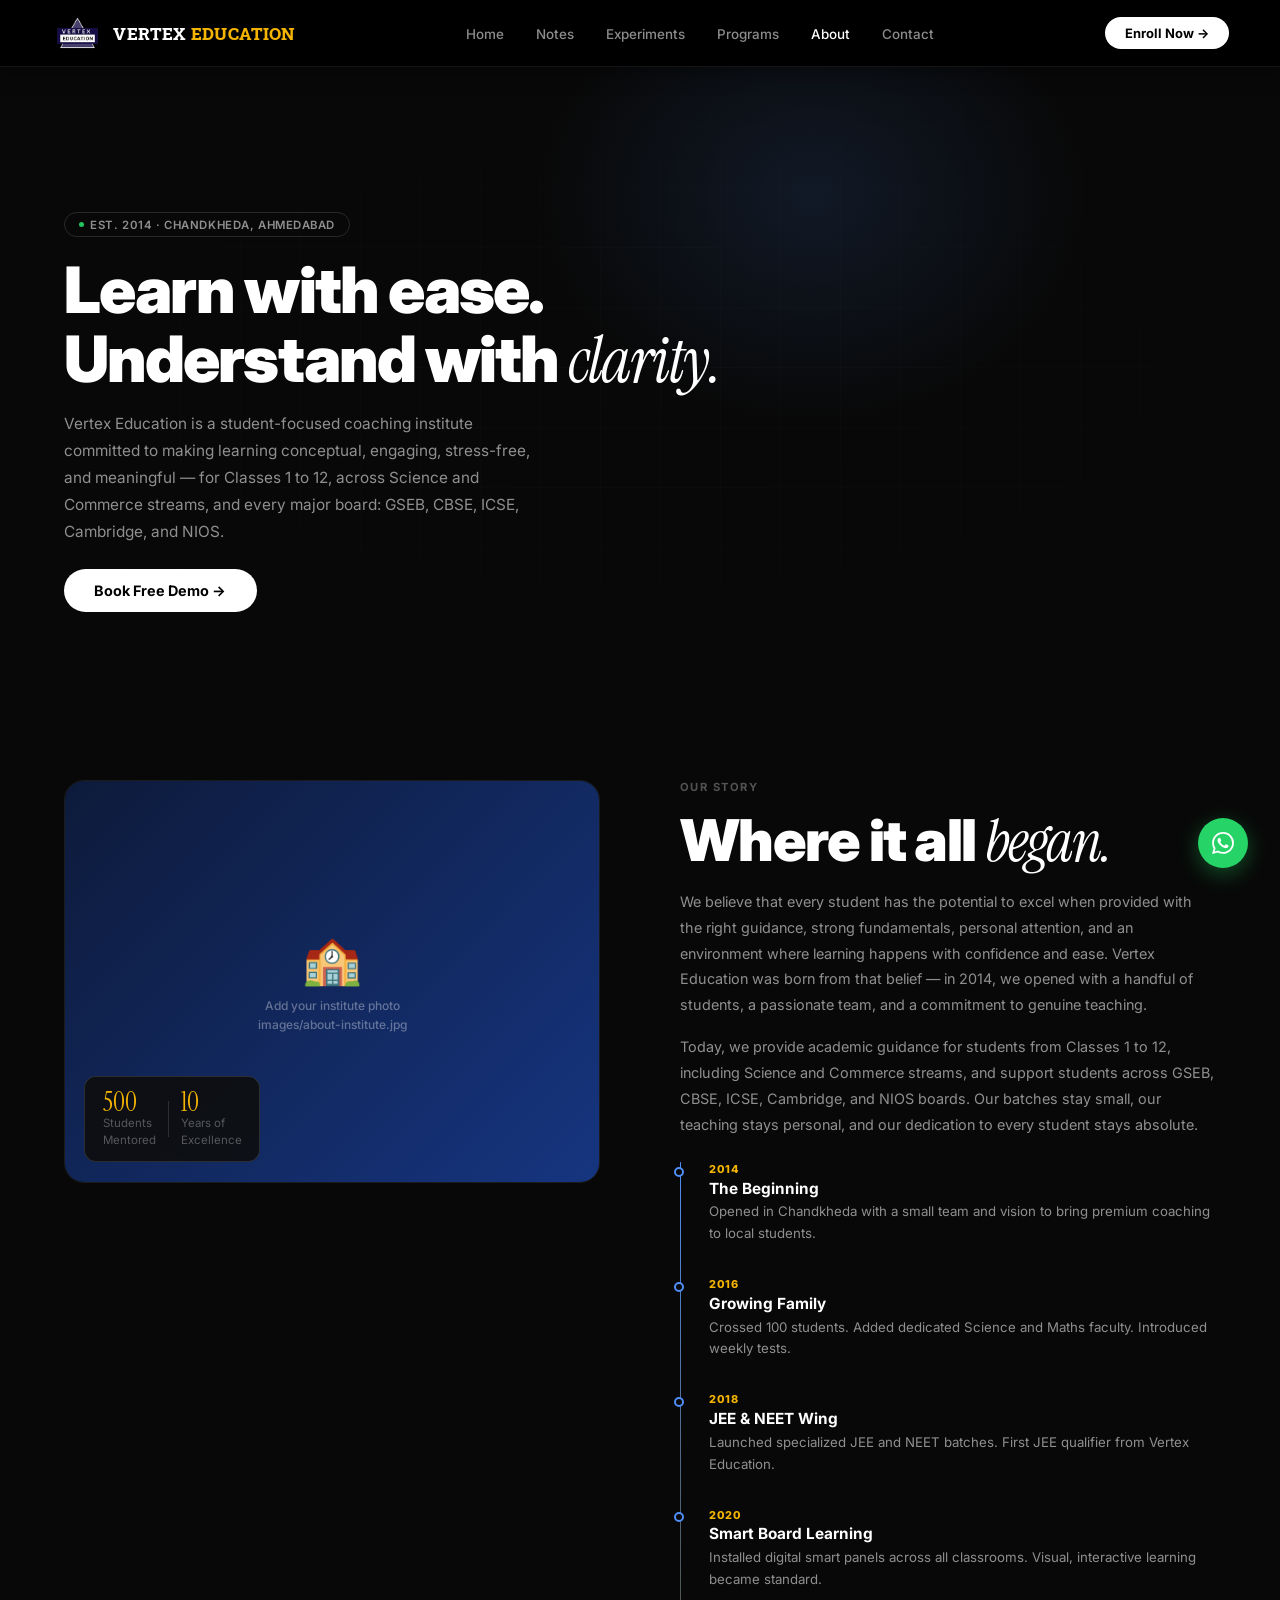
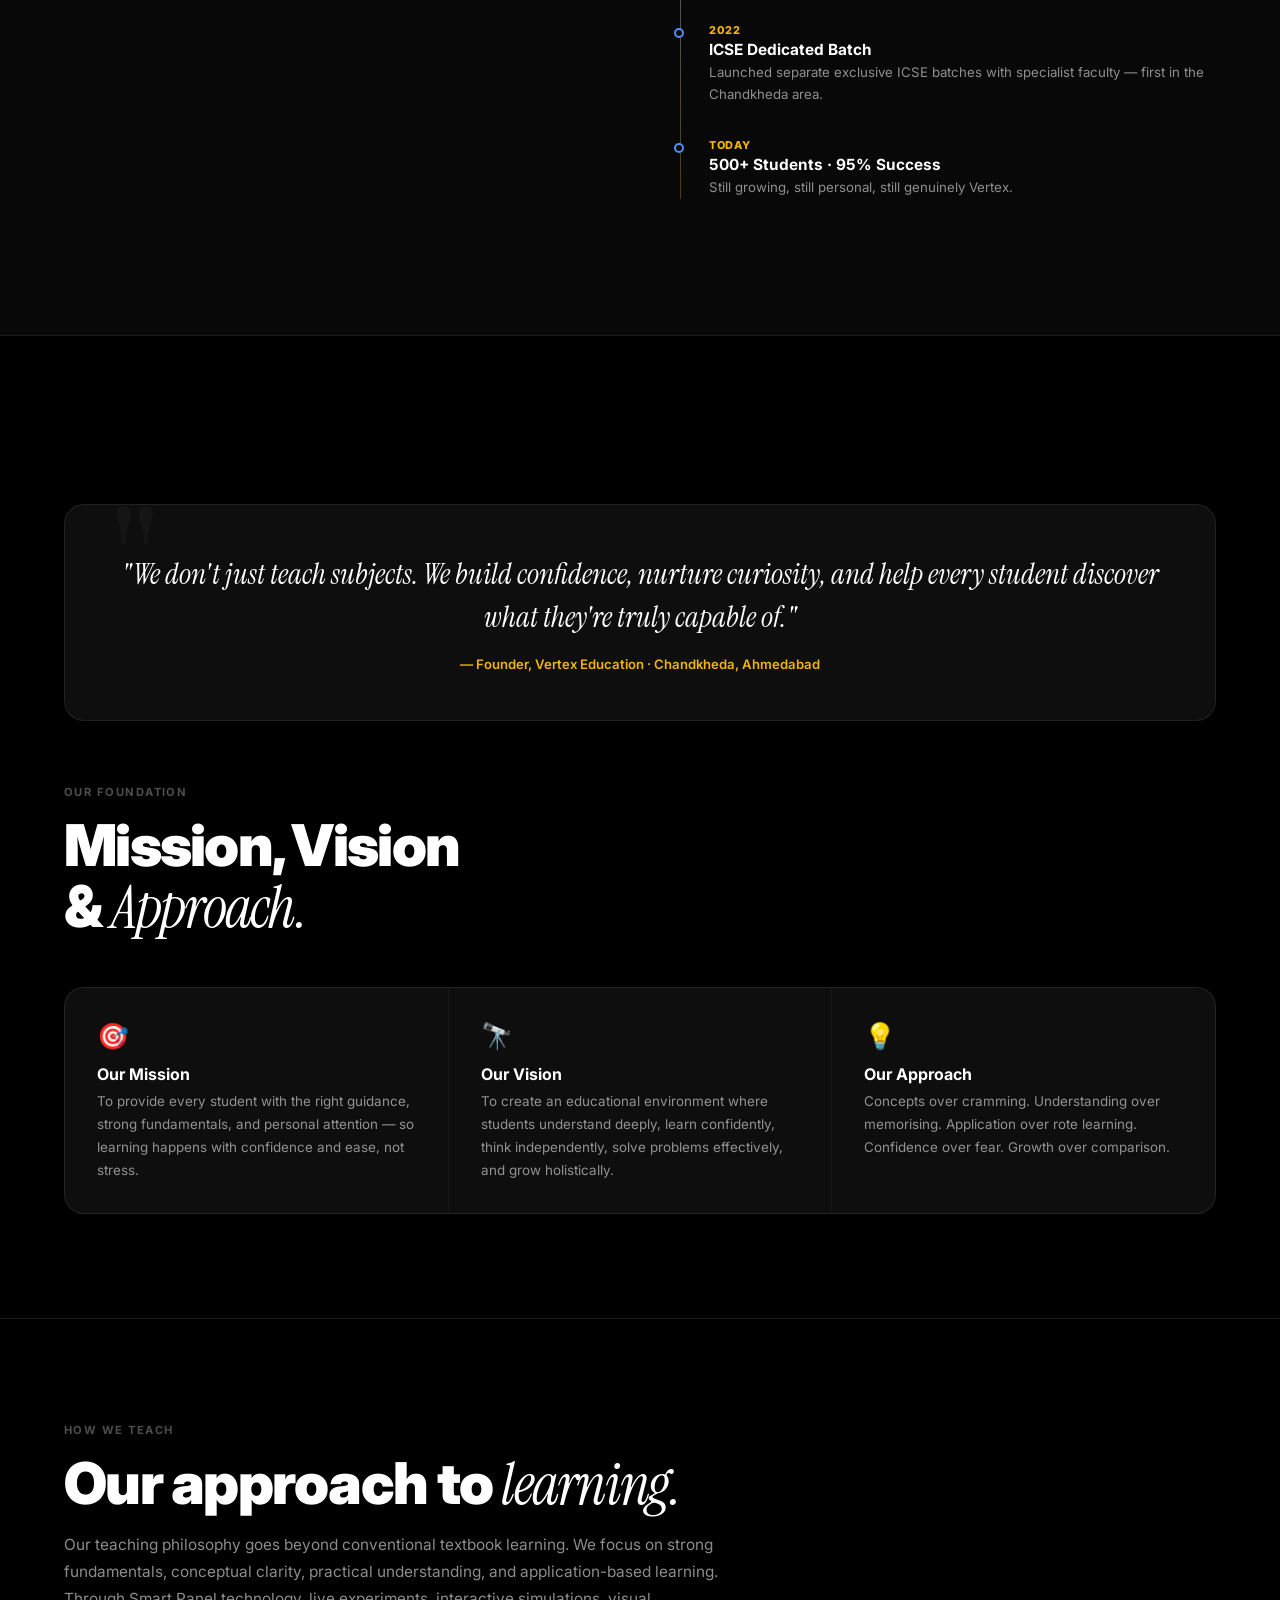
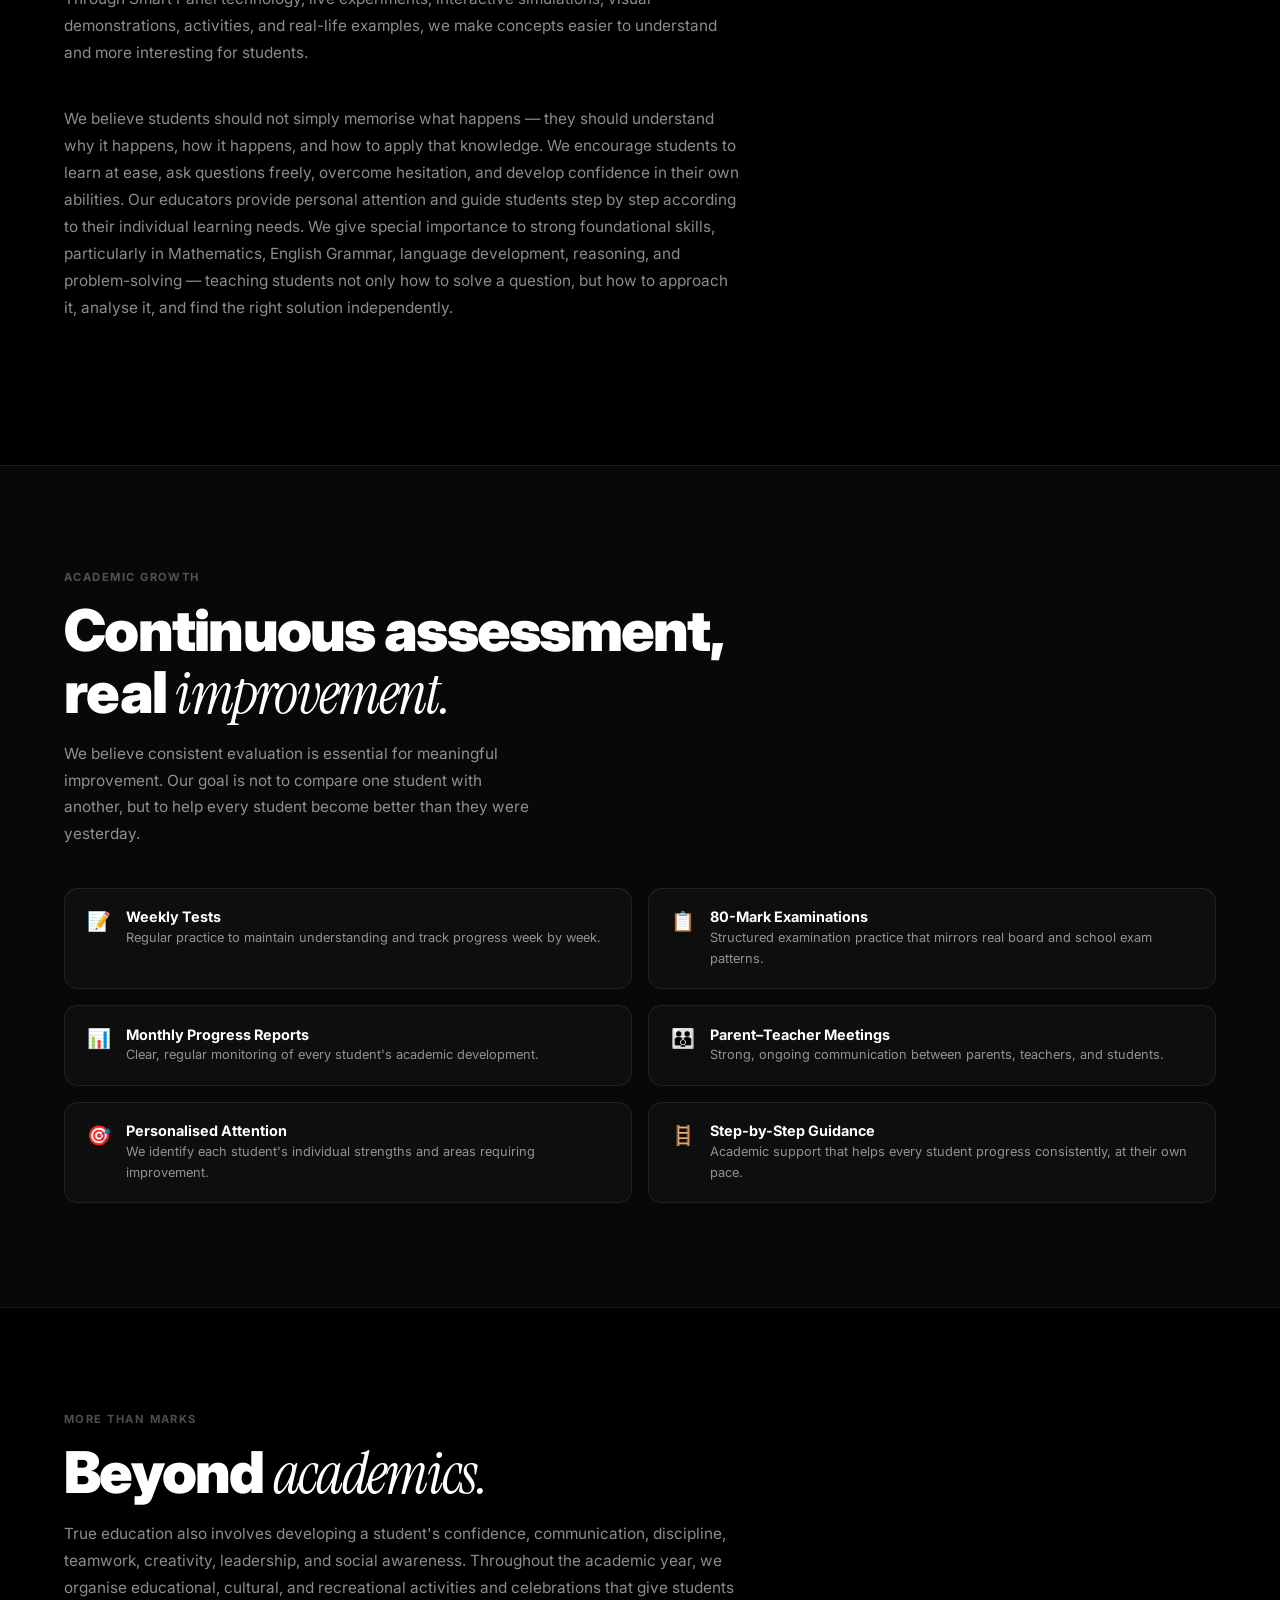
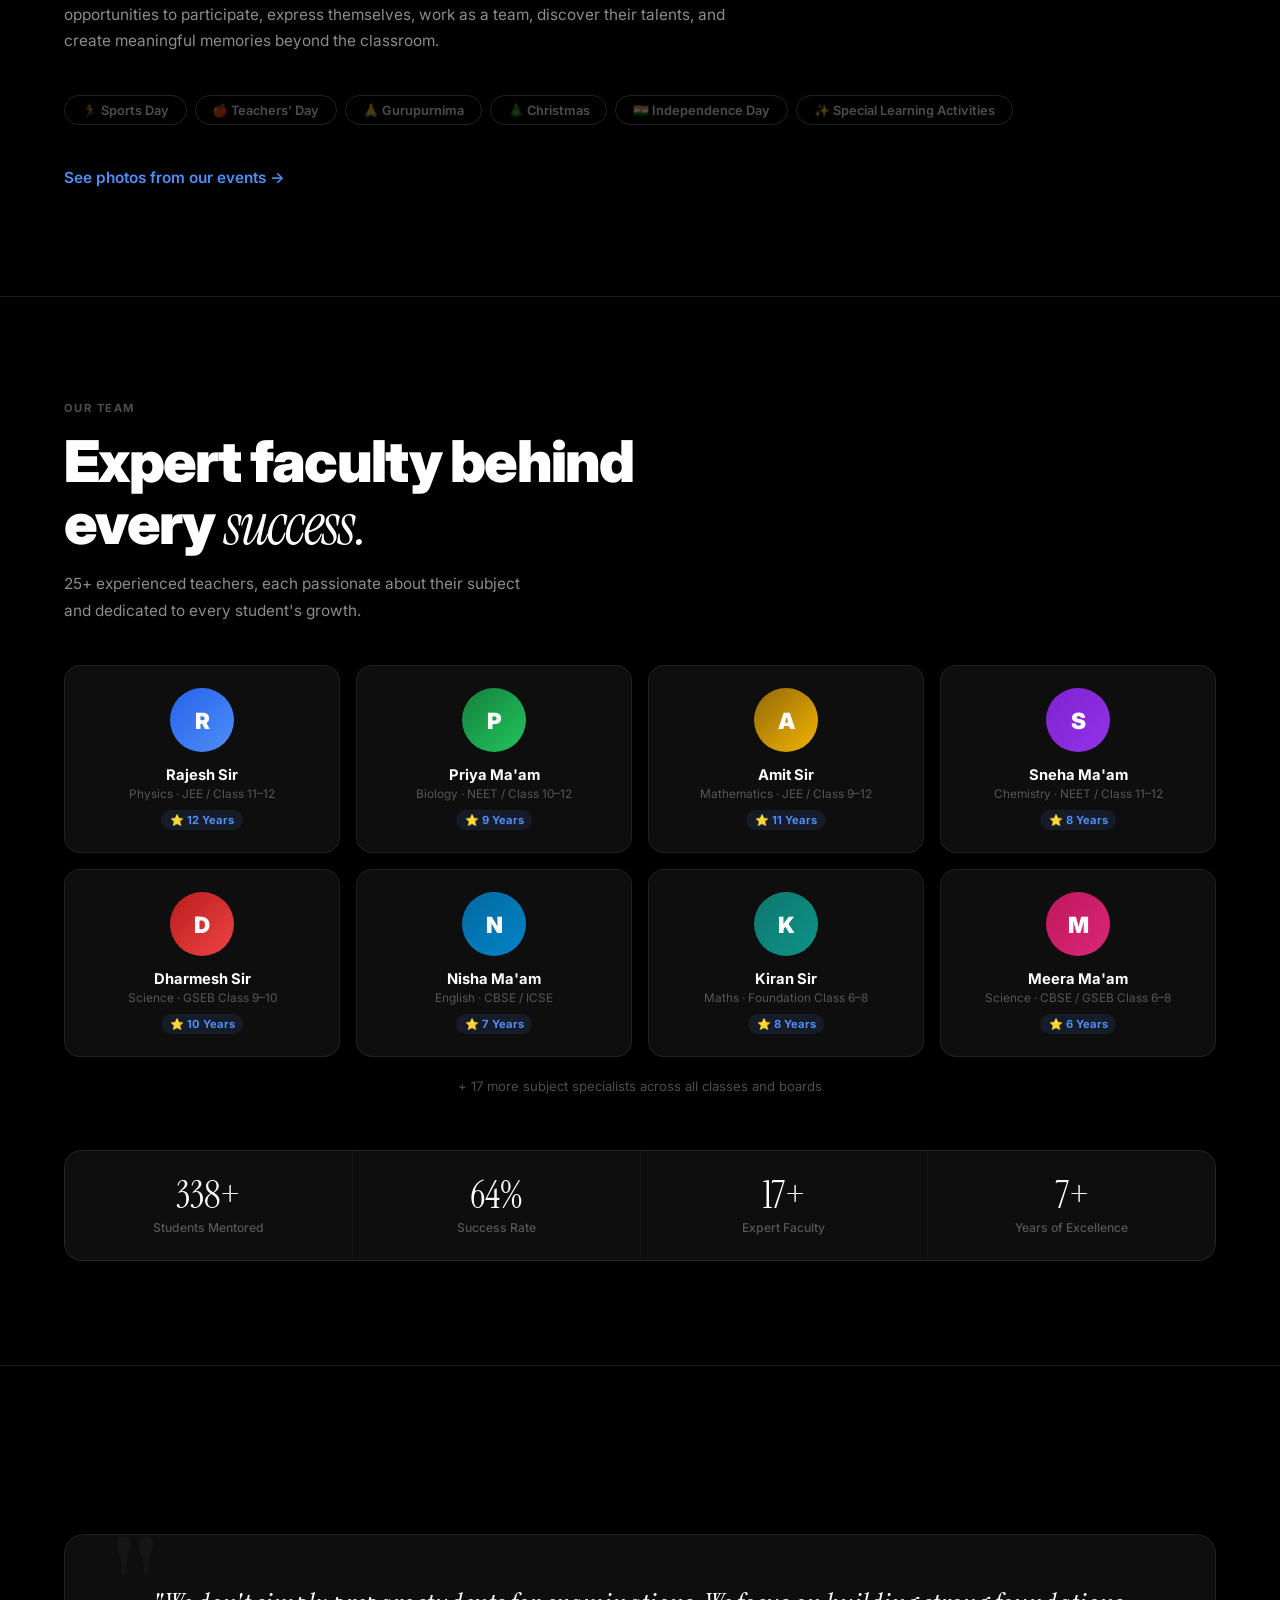
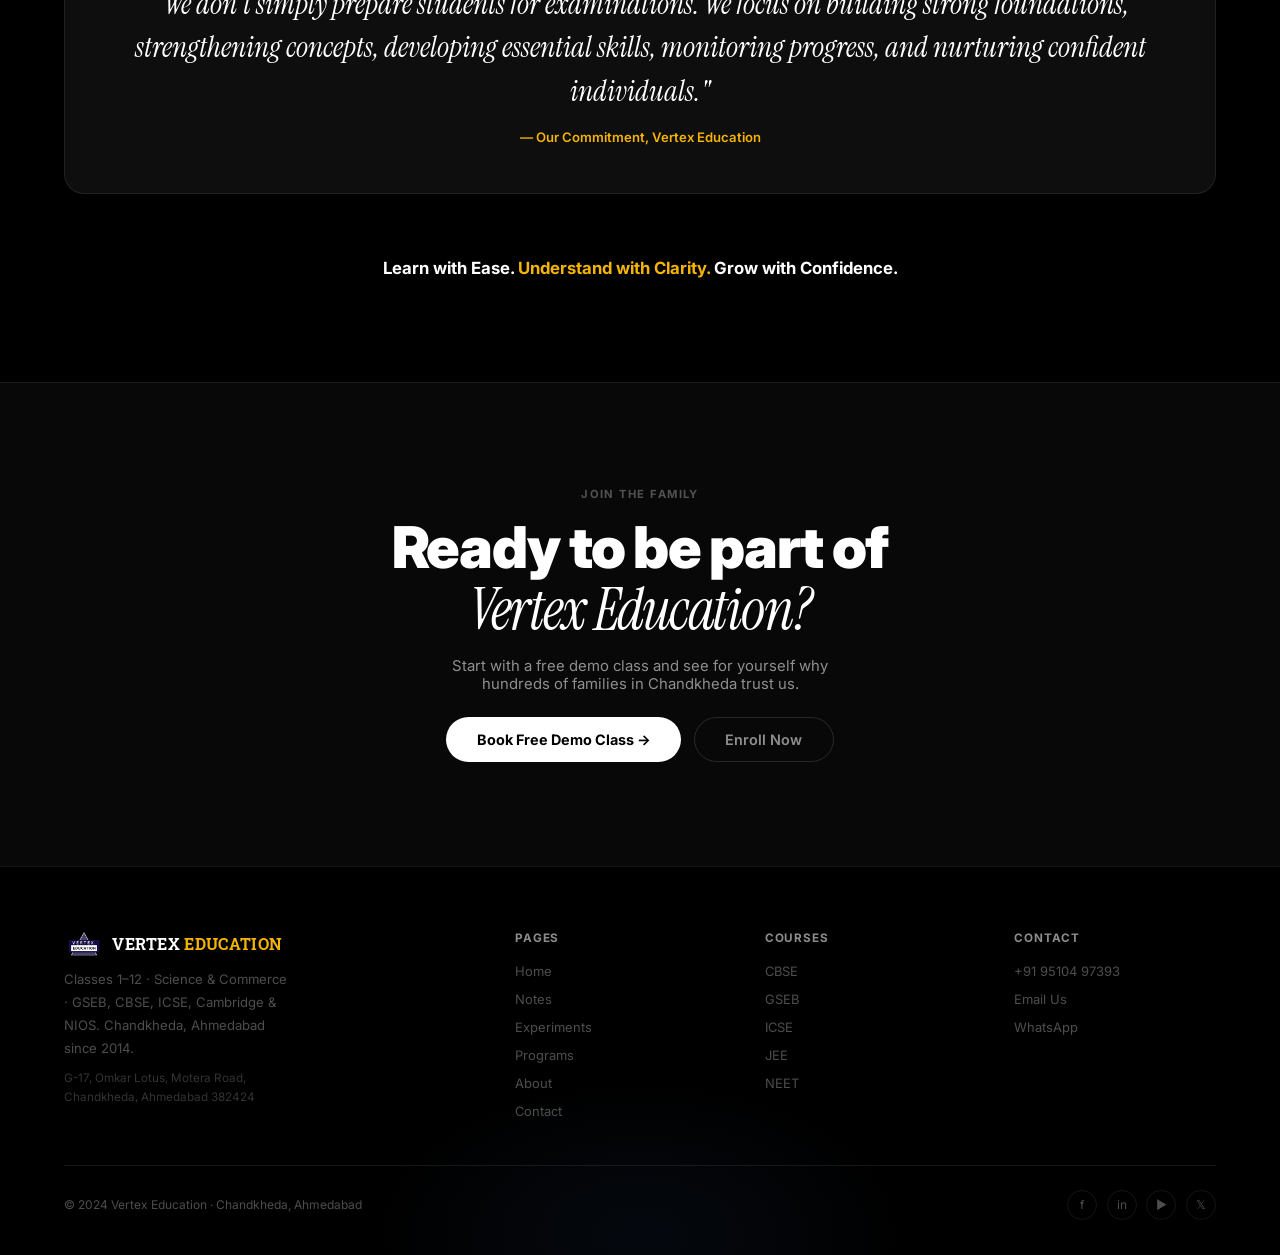
<file: about.html>
<!DOCTYPE html>
<html lang="en">
<head>
<meta charset="UTF-8"/><meta name="viewport" content="width=device-width,initial-scale=1.0"/>
<title>About Us | Vertex Education – Best Coaching Chandkheda Ahmedabad Since 2014</title>
<meta name="description" content="Learn about Vertex Education — Chandkheda's most trusted coaching institute since 2014. Our story, mission, vision, 25+ expert faculty and 10 years of proven results."/>
<link rel="preconnect" href="https://fonts.googleapis.com"/>
<link rel="preconnect" href="https://fonts.gstatic.com" crossorigin/>
<link href="https://fonts.googleapis.com/css2?family=Inter:wght@300;400;500;600;700;800;900&family=Instrument+Serif:ital@0;1&family=Roboto+Slab:wght@700;800&display=swap" rel="stylesheet"/>
<link rel="stylesheet" href="shared.css"/>
<style>
/* ABOUT-SPECIFIC */
.story-split{display:grid;grid-template-columns:1fr 1fr;gap:5rem;align-items:start;}
@media(max-width:860px){.story-split{grid-template-columns:1fr;gap:2.5rem;}}
.img-frame{border-radius:20px;overflow:hidden;border:1px solid var(--bdr);position:relative;}
.img-frame img{width:100%;aspect-ratio:4/3;object-fit:cover;display:block;transition:transform .6s var(--ease);}
.img-frame:hover img{transform:scale(1.03);}
.img-ph{width:100%;aspect-ratio:4/3;background:linear-gradient(135deg,#0d1a3a,#163580);display:flex;align-items:center;justify-content:center;flex-direction:column;gap:.5rem;}
.img-ph span{font-size:3rem;}
.img-ph p{font-size:.75rem;color:rgba(255,255,255,.35);font-weight:500;text-align:center;line-height:1.6;}
.img-badge{position:absolute;bottom:1.2rem;left:1.2rem;background:rgba(14,14,14,.9);backdrop-filter:blur(12px);border:1px solid var(--bdr2);border-radius:12px;padding:.8rem 1.1rem;display:flex;align-items:center;gap:.75rem;}
.ab-n{font-family:'Instrument Serif',serif;font-size:1.6rem;font-weight:400;color:var(--gold);line-height:1;}
.ab-l{font-size:.72rem;color:var(--muted);line-height:1.45;}

/* TIMELINE */
.tl{position:relative;padding-left:1.8rem;margin-top:1.5rem;}
.tl::before{content:'';position:absolute;left:0;top:0;bottom:0;width:1px;background:linear-gradient(to bottom,var(--blue),rgba(244,180,0,.3));border-radius:1px;}
.tl-item{position:relative;margin-bottom:2rem;}
.tl-item::before{content:'';position:absolute;left:-2.18rem;top:.3rem;width:10px;height:10px;border-radius:50%;border:2px solid var(--blue);background:var(--bg);transition:background .2s;}
.tl-item:hover::before{background:var(--blue);}
.tl-yr{font-size:.68rem;font-weight:800;color:var(--gold);letter-spacing:.07em;text-transform:uppercase;margin-bottom:.18rem;}
.tl-t{font-weight:700;font-size:.96rem;margin-bottom:.22rem;}
.tl-d{font-size:.83rem;color:var(--off);line-height:1.65;}

/* MVV */
.mvv{display:grid;grid-template-columns:repeat(3,1fr);gap:1px;background:var(--bdr);border:1px solid var(--bdr);border-radius:20px;overflow:hidden;margin-top:3rem;}
@media(max-width:700px){.mvv{grid-template-columns:1fr;}}
.mvv-c{background:var(--bg2);padding:2rem;transition:background .2s;}
.mvv-c:hover{background:var(--bg3);}
.mvv-ic{font-size:1.6rem;margin-bottom:.8rem;}
.mvv-t{font-size:1rem;font-weight:700;margin-bottom:.4rem;}
.mvv-d{font-size:.84rem;color:var(--off);line-height:1.7;}

/* VALUES */
.vals{display:grid;grid-template-columns:1fr 1fr;gap:1rem;margin-top:2.5rem;}
@media(max-width:560px){.vals{grid-template-columns:1fr;}}
.val-c{background:var(--bg2);border:1px solid var(--bdr);border-radius:14px;padding:1.2rem 1.4rem;display:flex;align-items:flex-start;gap:.9rem;transition:border-color .2s,transform .22s;}
.val-c:hover{border-color:var(--bdr2);transform:translateY(-3px);}
.val-ic{font-size:1.2rem;flex-shrink:0;margin-top:.05rem;}
.val-t{font-weight:700;font-size:.9rem;margin-bottom:.18rem;}
.val-d{font-size:.8rem;color:var(--off);line-height:1.6;}

/* FACULTY */
.fac-grid{display:grid;grid-template-columns:repeat(4,1fr);gap:1rem;}
@media(max-width:860px){.fac-grid{grid-template-columns:1fr 1fr;}}
@media(max-width:460px){.fac-grid{grid-template-columns:1fr;}}
.fac-c{background:var(--bg2);border:1px solid var(--bdr);border-radius:16px;padding:1.4rem;text-align:center;transition:border-color .22s,transform .25s;}
.fac-c:hover{border-color:var(--bdr2);transform:translateY(-4px);}
.fac-av{width:64px;height:64px;border-radius:50%;margin:0 auto .85rem;display:flex;align-items:center;justify-content:center;font-weight:900;font-size:1.4rem;color:var(--w);}
.fac-nm{font-weight:700;font-size:.92rem;margin-bottom:.18rem;}
.fac-sub{font-size:.74rem;color:var(--muted);margin-bottom:.45rem;}
.fac-exp{font-size:.7rem;font-weight:700;display:inline-flex;align-items:center;gap:.25rem;padding:.16rem .55rem;border-radius:50px;background:rgba(79,142,247,.1);color:var(--blue);}

/* STATS ROW */
.st-row{display:grid;grid-template-columns:repeat(4,1fr);gap:1px;background:var(--bdr);border:1px solid var(--bdr);border-radius:18px;overflow:hidden;margin-top:3rem;}
@media(max-width:600px){.st-row{grid-template-columns:1fr 1fr;}}
.st-c{background:var(--bg2);padding:1.6rem;text-align:center;transition:background .2s;}
.st-c:hover{background:var(--bg3);}
.st-n{font-family:'Instrument Serif',serif;font-size:2.4rem;font-weight:400;color:var(--w);line-height:1;}
.st-l{font-size:.76rem;color:var(--muted);font-weight:500;margin-top:.3rem;}

/* DARK QUOTE */
.dq{background:var(--bg2);border:1px solid var(--bdr);border-radius:20px;padding:3rem;position:relative;overflow:hidden;margin:4rem 0;text-align:center;}
.dq::before{content:'"';position:absolute;top:-1rem;left:2.5rem;font-family:'Instrument Serif',serif;font-size:10rem;font-weight:400;color:rgba(255,255,255,.03);line-height:1;}
.dq-t{font-family:'Instrument Serif',serif;font-size:clamp(1.2rem,2.5vw,1.8rem);font-style:italic;font-weight:400;color:var(--w);line-height:1.5;margin-bottom:1rem;position:relative;z-index:1;}
.dq-a{font-size:.82rem;font-weight:600;color:var(--gold);}

/* FAQ */
.fql{max-width:640px;margin:2.5rem auto 0;}
.fi{border-bottom:1px solid var(--bdr);}
.fq{width:100%;display:flex;justify-content:space-between;align-items:center;padding:1.2rem 0;gap:1rem;background:none;border:none;color:var(--w);font-family:'Inter',sans-serif;font-size:.9rem;font-weight:600;text-align:left;transition:color .18s;}
.fq:hover{color:var(--off);}
.fi-ic{color:var(--muted);font-size:1.1rem;flex-shrink:0;transition:transform .3s var(--ease);}
.fi.op .fi-ic{transform:rotate(45deg);color:var(--w);}
.fa{max-height:0;overflow:hidden;transition:max-height .4s var(--ease),padding .3s;font-size:.85rem;color:var(--off);line-height:1.75;}
.fi.op .fa{max-height:220px;padding-bottom:1.2rem;}
</style>
</head>
<body>
<div id="spb"></div>
<a href="https://wa.me/918488930389" class="wa-fl" target="_blank" rel="noopener" aria-label="WhatsApp"><svg xmlns="http://www.w3.org/2000/svg" width="22" height="22" viewBox="0 0 24 24" fill="currentColor"><path d="M17.472 14.382c-.297-.149-1.758-.867-2.03-.967-.273-.099-.471-.148-.67.15-.197.297-.767.966-.94 1.164-.173.199-.347.223-.644.075-.297-.15-1.255-.463-2.39-1.475-.883-.788-1.48-1.761-1.653-2.059-.173-.297-.018-.458.13-.606.134-.133.298-.347.446-.52.149-.174.198-.298.298-.497.099-.198.05-.371-.025-.52-.075-.149-.669-1.612-.916-2.207-.242-.579-.487-.5-.669-.51a12.8 12.8 0 0 0-.57-.01c-.198 0-.52.074-.792.372-.272.297-1.04 1.016-1.04 2.479 0 1.462 1.065 2.875 1.213 3.074.149.198 2.096 3.2 5.077 4.487.709.306 1.262.489 1.694.625.712.227 1.36.195 1.871.118.571-.085 1.758-.719 2.006-1.413.248-.694.248-1.289.173-1.413-.074-.124-.272-.198-.57-.347m-5.421 7.403h-.004a9.87 9.87 0 0 1-5.031-1.378l-.361-.214-3.741.982.998-3.648-.235-.374a9.86 9.86 0 0 1-1.51-5.26c.001-5.45 4.436-9.884 9.888-9.884 2.64 0 5.122 1.03 6.988 2.898a9.825 9.825 0 0 1 2.893 6.994c-.003 5.45-4.437 9.884-9.885 9.884m8.413-18.297A11.815 11.815 0 0 0 12.05 0C5.495 0 .16 5.335.157 11.892c0 2.096.547 4.142 1.588 5.945L.057 24l6.305-1.654a11.882 11.882 0 0 0 5.683 1.448h.005c6.554 0 11.89-5.335 11.893-11.893a11.821 11.821 0 0 0-3.48-8.413Z"/></svg></a>
<button id="btt" onclick="window.scrollTo({top:0,behavior:'smooth'})">↑</button>

<nav id="nav">
  <a href="index.html" class="n-logo"><img class="lb-img" src="images/logo.png" alt="Vertex Education"/><span>Vertex <span class="gd">Education</span></span></a>
  <ul class="n-links" id="nl">
    <li><a href="index.html">Home</a></li><li><a href="notes.html">Notes</a></li>
    <li><a href="experiments.html">Experiments</a></li><li><a href="programs.html">Programs</a></li>
    <li><a href="about.html" class="act">About</a></li><li><a href="contact.html">Contact</a></li>
  </ul>
  <div class="n-r" id="nr"><a href="contact.html" class="btn-w">Enroll Now →</a></div>
  <button class="burger" id="bg"><span></span><span></span><span></span></button>
</nav>

<!-- PAGE HERO -->
<div class="ph">
  <div class="ph-grid"></div><div class="ph-glow"></div>
  <div class="ph-content">
    <div class="pill rv"><div class="dot"></div>Est. 2014 · Chandkheda, Ahmedabad</div>
    <h1 class="sh rv d1" style="font-size:clamp(2.2rem,5vw,4.2rem)">Learn with ease.<br>Understand with <em>clarity.</em></h1>
    <p class="sp rv d2" style="margin-bottom:1.5rem">Vertex Education is a student-focused coaching institute committed to making learning conceptual, engaging, stress-free, and meaningful — for Classes 1 to 12, across Science and Commerce streams, and every major board: GSEB, CBSE, ICSE, Cambridge, and NIOS.</p>
    <div style="display:flex;gap:.8rem;flex-wrap:wrap" class="rv d3">
      <a href="contact.html" class="btn-p">Book Free Demo →</a>
    </div>
  </div>
</div>

<!-- STORY -->
<section class="sec">
  <div class="story-split">
    <div class="rv">
      <div class="img-frame">
        <!-- Replace with: <img src="images/about-institute.jpg" alt="Vertex Education Chandkheda"> -->
        <div class="img-ph"><span>🏫</span><p>Add your institute photo<br>images/about-institute.jpg</p></div>
        <div class="img-badge">
          <div><div class="ab-n" data-target="500">0</div><div class="ab-l">Students<br>Mentored</div></div>
          <div style="width:1px;height:36px;background:var(--bdr2)"></div>
          <div><div class="ab-n" data-target="10">0</div><div class="ab-l">Years of<br>Excellence</div></div>
        </div>
      </div>
    </div>
    <div class="rv d2">
      <span class="ol">Our Story</span>
      <h2 class="sh">Where it all <em>began.</em></h2>
      <p style="font-size:.9rem;color:var(--off);line-height:1.8;margin-bottom:1rem">We believe that every student has the potential to excel when provided with the right guidance, strong fundamentals, personal attention, and an environment where learning happens with confidence and ease. Vertex Education was born from that belief — in 2014, we opened with a handful of students, a passionate team, and a commitment to genuine teaching.</p>
      <p style="font-size:.9rem;color:var(--off);line-height:1.8;margin-bottom:1.5rem">Today, we provide academic guidance for students from Classes 1 to 12, including Science and Commerce streams, and support students across GSEB, CBSE, ICSE, Cambridge, and NIOS boards. Our batches stay small, our teaching stays personal, and our dedication to every student stays absolute.</p>
      <div class="tl">
        <div class="tl-item rv"><div class="tl-yr">2014</div><div class="tl-t">The Beginning</div><div class="tl-d">Opened in Chandkheda with a small team and vision to bring premium coaching to local students.</div></div>
        <div class="tl-item rv d1"><div class="tl-yr">2016</div><div class="tl-t">Growing Family</div><div class="tl-d">Crossed 100 students. Added dedicated Science and Maths faculty. Introduced weekly tests.</div></div>
        <div class="tl-item rv d2"><div class="tl-yr">2018</div><div class="tl-t">JEE &amp; NEET Wing</div><div class="tl-d">Launched specialized JEE and NEET batches. First JEE qualifier from Vertex Education.</div></div>
        <div class="tl-item rv"><div class="tl-yr">2020</div><div class="tl-t">Smart Board Learning</div><div class="tl-d">Installed digital smart panels across all classrooms. Visual, interactive learning became standard.</div></div>
        <div class="tl-item rv d1"><div class="tl-yr">2022</div><div class="tl-t">ICSE Dedicated Batch</div><div class="tl-d">Launched separate exclusive ICSE batches with specialist faculty — first in the Chandkheda area.</div></div>
        <div class="tl-item rv d2"><div class="tl-yr">Today</div><div class="tl-t">500+ Students · 95% Success</div><div class="tl-d">Still growing, still personal, still genuinely Vertex.</div></div>
      </div>
    </div>
  </div>
</section>

<hr class="sep"/>

<!-- DARK QUOTE -->
<section class="sec blk">
  <div class="dq rv">
    <div class="dq-t">"We don't just teach subjects. We build confidence, nurture curiosity, and help every student discover what they're truly capable of."</div>
    <div class="dq-a">— Founder, Vertex Education · Chandkheda, Ahmedabad</div>
  </div>

  <!-- MVV -->
  <span class="ol rv">Our Foundation</span>
  <h2 class="sh rv d1">Mission, Vision<br>&amp; <em>Approach.</em></h2>
  <div class="mvv rv d2">
    <div class="mvv-c"><div class="mvv-ic">🎯</div><div class="mvv-t">Our Mission</div><div class="mvv-d">To provide every student with the right guidance, strong fundamentals, and personal attention — so learning happens with confidence and ease, not stress.</div></div>
    <div class="mvv-c"><div class="mvv-ic">🔭</div><div class="mvv-t">Our Vision</div><div class="mvv-d">To create an educational environment where students understand deeply, learn confidently, think independently, solve problems effectively, and grow holistically.</div></div>
    <div class="mvv-c"><div class="mvv-ic">💡</div><div class="mvv-t">Our Approach</div><div class="mvv-d">Concepts over cramming. Understanding over memorising. Application over rote learning. Confidence over fear. Growth over comparison.</div></div>
  </div>
</section>

<hr class="sep"/>

<!-- APPROACH TO LEARNING -->
<section class="sec blk">
  <span class="ol rv">How We Teach</span>
  <h2 class="sh rv d1">Our approach to <em>learning.</em></h2>
  <p class="sp rv d2" style="max-width:680px">Our teaching philosophy goes beyond conventional textbook learning. We focus on strong fundamentals, conceptual clarity, practical understanding, and application-based learning. Through Smart Panel technology, live experiments, interactive simulations, visual demonstrations, activities, and real-life examples, we make concepts easier to understand and more interesting for students.</p>
  <p class="sp rv d3" style="max-width:680px">We believe students should not simply memorise what happens — they should understand why it happens, how it happens, and how to apply that knowledge. We encourage students to learn at ease, ask questions freely, overcome hesitation, and develop confidence in their own abilities. Our educators provide personal attention and guide students step by step according to their individual learning needs. We give special importance to strong foundational skills, particularly in Mathematics, English Grammar, language development, reasoning, and problem-solving — teaching students not only how to solve a question, but how to approach it, analyse it, and find the right solution independently.</p>
</section>

<hr class="sep"/>

<!-- CONTINUOUS ASSESSMENT -->
<section class="sec">
  <span class="ol rv">Academic Growth</span>
  <h2 class="sh rv d1">Continuous assessment,<br>real <em>improvement.</em></h2>
  <p class="sp rv d2">We believe consistent evaluation is essential for meaningful improvement. Our goal is not to compare one student with another, but to help every student become better than they were yesterday.</p>
  <div class="vals">
    <div class="val-c rv"><div class="val-ic">📝</div><div><div class="val-t">Weekly Tests</div><div class="val-d">Regular practice to maintain understanding and track progress week by week.</div></div></div>
    <div class="val-c rv d1"><div class="val-ic">📋</div><div><div class="val-t">80-Mark Examinations</div><div class="val-d">Structured examination practice that mirrors real board and school exam patterns.</div></div></div>
    <div class="val-c rv"><div class="val-ic">📊</div><div><div class="val-t">Monthly Progress Reports</div><div class="val-d">Clear, regular monitoring of every student's academic development.</div></div></div>
    <div class="val-c rv d1"><div class="val-ic">👪</div><div><div class="val-t">Parent–Teacher Meetings</div><div class="val-d">Strong, ongoing communication between parents, teachers, and students.</div></div></div>
    <div class="val-c rv"><div class="val-ic">🎯</div><div><div class="val-t">Personalised Attention</div><div class="val-d">We identify each student's individual strengths and areas requiring improvement.</div></div></div>
    <div class="val-c rv d1"><div class="val-ic">🪜</div><div><div class="val-t">Step-by-Step Guidance</div><div class="val-d">Academic support that helps every student progress consistently, at their own pace.</div></div></div>
  </div>
</section>

<hr class="sep"/>

<!-- BEYOND ACADEMICS -->
<section class="sec blk">
  <span class="ol rv">More Than Marks</span>
  <h2 class="sh rv d1">Beyond <em>academics.</em></h2>
  <p class="sp rv d2" style="max-width:680px">True education also involves developing a student's confidence, communication, discipline, teamwork, creativity, leadership, and social awareness. Throughout the academic year, we organise educational, cultural, and recreational activities and celebrations that give students opportunities to participate, express themselves, work as a team, discover their talents, and create meaningful memories beyond the classroom.</p>
  <div class="filter-bar rv d3">
    <span class="fp" style="cursor:default">🏃 Sports Day</span>
    <span class="fp" style="cursor:default">🍎 Teachers' Day</span>
    <span class="fp" style="cursor:default">🙏 Gurupurnima</span>
    <span class="fp" style="cursor:default">🎄 Christmas</span>
    <span class="fp" style="cursor:default">🇮🇳 Independence Day</span>
    <span class="fp" style="cursor:default">✨ Special Learning Activities</span>
  </div>
  <p class="sp rv d3" style="margin-top:1.5rem;margin-bottom:0"><a href="programs.html" class="ov-lk" style="color:var(--blue);font-weight:600">See photos from our events →</a></p>
</section>

<hr class="sep"/>

<!-- FACULTY -->
<section class="sec blk">
  <span class="ol rv">Our Team</span>
  <h2 class="sh rv d1">Expert faculty behind<br>every <em>success.</em></h2>
  <p class="sp rv d2">25+ experienced teachers, each passionate about their subject and dedicated to every student's growth.</p>
  <div class="fac-grid">
    <div class="fac-c rv"><div class="fac-av" style="background:linear-gradient(135deg,#2563EB,#4F8EF7)">R</div><div class="fac-nm">Rajesh Sir</div><div class="fac-sub">Physics · JEE / Class 11–12</div><div class="fac-exp">⭐ 12 Years</div></div>
    <div class="fac-c rv d1"><div class="fac-av" style="background:linear-gradient(135deg,#15803d,#22c55e)">P</div><div class="fac-nm">Priya Ma'am</div><div class="fac-sub">Biology · NEET / Class 10–12</div><div class="fac-exp">⭐ 9 Years</div></div>
    <div class="fac-c rv d2"><div class="fac-av" style="background:linear-gradient(135deg,#92690a,#F4B400)">A</div><div class="fac-nm">Amit Sir</div><div class="fac-sub">Mathematics · JEE / Class 9–12</div><div class="fac-exp">⭐ 11 Years</div></div>
    <div class="fac-c rv d3"><div class="fac-av" style="background:linear-gradient(135deg,#7e22ce,#9333ea)">S</div><div class="fac-nm">Sneha Ma'am</div><div class="fac-sub">Chemistry · NEET / Class 11–12</div><div class="fac-exp">⭐ 8 Years</div></div>
    <div class="fac-c rv"><div class="fac-av" style="background:linear-gradient(135deg,#b91c1c,#ef4444)">D</div><div class="fac-nm">Dharmesh Sir</div><div class="fac-sub">Science · GSEB Class 9–10</div><div class="fac-exp">⭐ 10 Years</div></div>
    <div class="fac-c rv d1"><div class="fac-av" style="background:linear-gradient(135deg,#0369a1,#0284c7)">N</div><div class="fac-nm">Nisha Ma'am</div><div class="fac-sub">English · CBSE / ICSE</div><div class="fac-exp">⭐ 7 Years</div></div>
    <div class="fac-c rv d2"><div class="fac-av" style="background:linear-gradient(135deg,#0f766e,#0d9488)">K</div><div class="fac-nm">Kiran Sir</div><div class="fac-sub">Maths · Foundation Class 6–8</div><div class="fac-exp">⭐ 8 Years</div></div>
    <div class="fac-c rv d3"><div class="fac-av" style="background:linear-gradient(135deg,#be185d,#db2777)">M</div><div class="fac-nm">Meera Ma'am</div><div class="fac-sub">Science · CBSE / GSEB Class 6–8</div><div class="fac-exp">⭐ 6 Years</div></div>
  </div>
  <p style="text-align:center;margin-top:1.3rem;font-size:.82rem;color:var(--muted)">+ 17 more subject specialists across all classes and boards</p>

  <!-- STATS -->
  <div class="st-row rv" style="margin-top:3.5rem">
    <div class="st-c"><div class="st-n"><span data-target="500">0</span>+</div><div class="st-l">Students Mentored</div></div>
    <div class="st-c"><div class="st-n"><span data-target="95">0</span>%</div><div class="st-l">Success Rate</div></div>
    <div class="st-c"><div class="st-n"><span data-target="25">0</span>+</div><div class="st-l">Expert Faculty</div></div>
    <div class="st-c"><div class="st-n"><span data-target="10">0</span>+</div><div class="st-l">Years of Excellence</div></div>
  </div>
</section>

<hr class="sep"/>

<!-- TEACHING PHILOSOPHY -->
<section class="sec blk">
  <div class="dq rv">
    <div class="dq-t">"We don't simply prepare students for examinations. We focus on building strong foundations, strengthening concepts, developing essential skills, monitoring progress, and nurturing confident individuals."</div>
    <div class="dq-a">— Our Commitment, Vertex Education</div>
  </div>
  <p style="text-align:center;font-size:1.05rem;font-weight:700;color:var(--w);margin-top:2rem" class="rv d2">Learn with Ease. <span style="color:var(--gold)">Understand with Clarity.</span> Grow with Confidence.</p>
</section>

<hr class="sep"/>

<!-- CTA -->
<section class="sec" style="text-align:center">
  <span class="ol rv" style="justify-content:center;display:block">Join the Family</span>
  <h2 class="sh rv d1" style="text-align:center">Ready to be part of<br><em>Vertex Education?</em></h2>
  <p style="color:var(--off);font-size:.93rem;margin-bottom:1.5rem;max-width:420px;margin-left:auto;margin-right:auto" class="rv d2">Start with a free demo class and see for yourself why hundreds of families in Chandkheda trust us.</p>
  <div style="display:flex;gap:.8rem;justify-content:center;flex-wrap:wrap" class="rv d3">
    <a href="contact.html" class="btn-p">Book Free Demo Class →</a>
    <a href="contact.html" class="btn-o">Enroll Now</a>
  </div>
</section>

<!-- FOOTER -->
<footer>
  <div class="ft-glow"></div>
  <div class="ft-grid">
    <div class="ft-brand">
      <div style="display:flex;align-items:center;gap:.5rem;font-size:.98rem;font-weight:700"><img src="images/logo.png" alt="Vertex Education" style="height:26px;width:auto;display:block"/><span style="font-family:'Roboto Slab',serif;text-transform:uppercase;letter-spacing:.02em">Vertex <span style="color:var(--gold)">Education</span></span></div>
      <p>Classes 1–12 · Science &amp; Commerce · GSEB, CBSE, ICSE, Cambridge &amp; NIOS. Chandkheda, Ahmedabad since 2014.</p>
      <div class="addr">G-17, Omkar Lotus, Motera Road,<br>Chandkheda, Ahmedabad 382424</div>
    </div>
    <div class="ft-col"><h4>Pages</h4><ul><li><a href="index.html">Home</a></li><li><a href="notes.html">Notes</a></li><li><a href="experiments.html">Experiments</a></li><li><a href="programs.html">Programs</a></li><li><a href="about.html">About</a></li><li><a href="contact.html">Contact</a></li></ul></div>
    <div class="ft-col"><h4>Courses</h4><ul><li><a href="contact.html">CBSE</a></li><li><a href="contact.html">GSEB</a></li><li><a href="contact.html">ICSE</a></li><li><a href="contact.html">JEE</a></li><li><a href="contact.html">NEET</a></li></ul></div>
    <div class="ft-col"><h4>Contact</h4><ul><li><a href="tel:+919510497393">+91 95104 97393</a></li><li><a href="mailto:info@vertexeducation.in">Email Us</a></li><li><a href="https://wa.me/918488930389" target="_blank">WhatsApp</a></li></ul></div>
  </div>
  <div class="ft-bot"><span>© 2024 Vertex Education · Chandkheda, Ahmedabad</span><div class="srow"><a href="#" class="soc">f</a><a href="#" class="soc">in</a><a href="#" class="soc">▶</a><a href="#" class="soc">𝕏</a></div></div>
</footer>

<script src="shared.js"></script>
<script>
const _so=new IntersectionObserver(e=>e.forEach(x=>{if(x.isIntersecting)x.target.querySelectorAll('[data-target]').forEach(_count);}),{threshold:.3});
document.querySelectorAll('.img-badge,.st-row').forEach(el=>_so.observe(el));
</script>
</body>
</html>
</file>
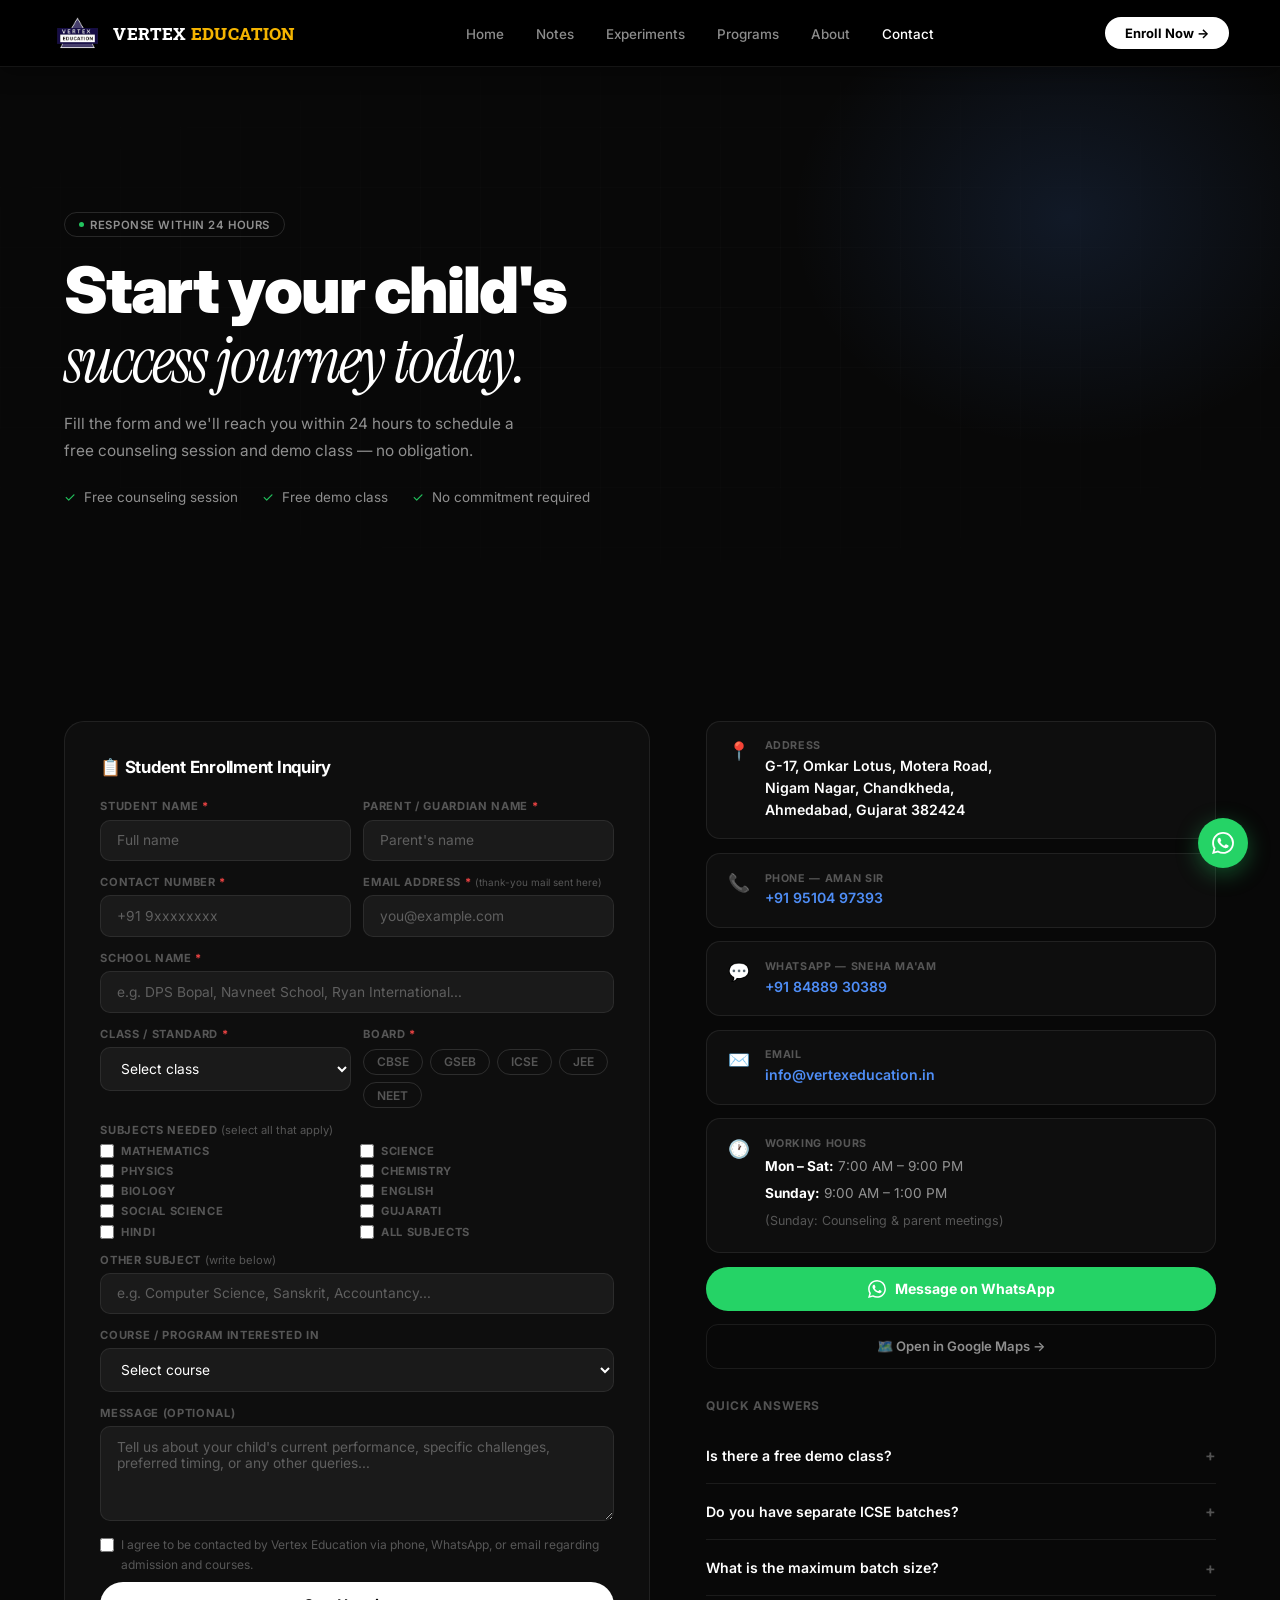
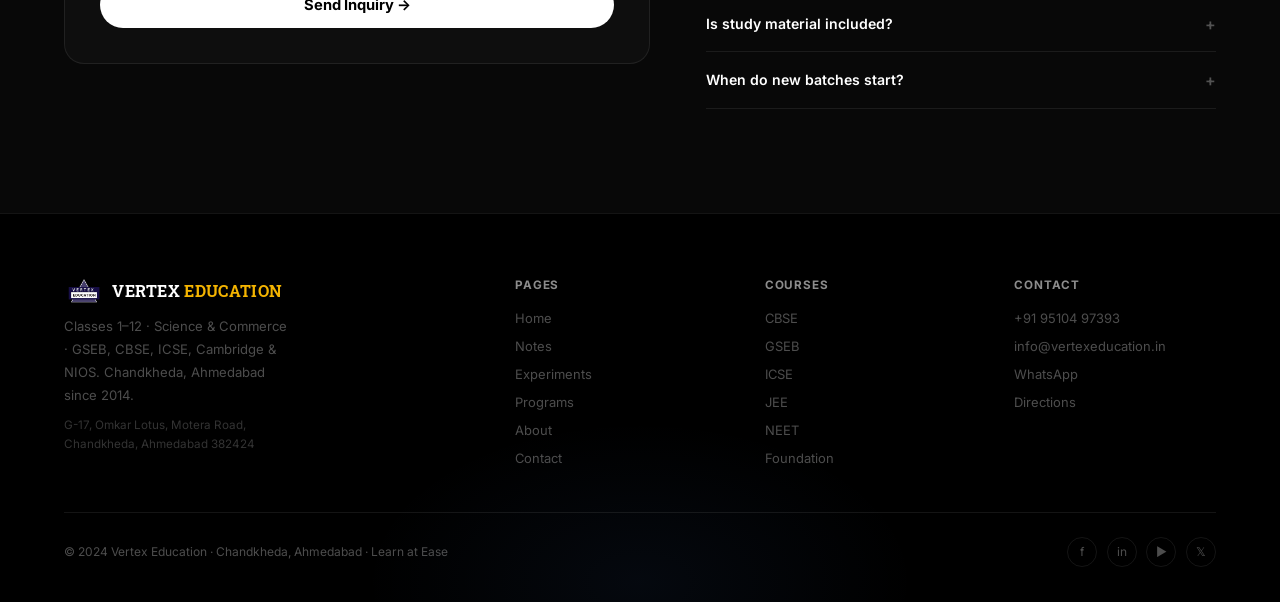
<file: contact.html>
<!DOCTYPE html>
<html lang="en">
<head>
<meta charset="UTF-8"/><meta name="viewport" content="width=device-width,initial-scale=1.0"/>
<title>Contact & Enroll | Vertex Education – Coaching Classes Chandkheda Ahmedabad</title>
<meta name="description" content="Contact Vertex Education in Chandkheda, Ahmedabad. Enroll for CBSE, GSEB, ICSE, JEE, NEET coaching. Get a free counseling session and demo class within 24 hours."/>
<link rel="preconnect" href="https://fonts.googleapis.com"/><link rel="preconnect" href="https://fonts.gstatic.com" crossorigin/>
<link href="https://fonts.googleapis.com/css2?family=Inter:wght@300;400;500;600;700;800;900&family=Instrument+Serif:ital@0;1&family=Roboto+Slab:wght@700;800&display=swap" rel="stylesheet"/>
<link rel="stylesheet" href="shared.css"/>
<style>
.cw{display:grid;grid-template-columns:1.1fr 1fr;gap:3.5rem;align-items:start;margin-top:3rem;}
@media(max-width:860px){.cw{grid-template-columns:1fr;}}

/* FORM */
.fb{background:var(--bg2);border:1px solid var(--bdr);border-radius:20px;padding:2.2rem;}
.fg{display:flex;flex-direction:column;gap:.38rem;margin-bottom:.88rem;}
.fg label{font-size:.7rem;font-weight:700;color:var(--muted);text-transform:uppercase;letter-spacing:.06em;}
.fg label .req{color:#ef4444;}
.fg input,.fg select,.fg textarea{
  background:rgba(255,255,255,.05);border:1px solid var(--bdr);
  border-radius:10px;padding:.74rem 1rem;
  font-size:.86rem;font-family:'Inter',sans-serif;color:var(--w);
  outline:none;transition:border-color .2s,box-shadow .2s;
}
.fg input:focus,.fg select:focus,.fg textarea:focus{
  border-color:rgba(255,255,255,.22);
  box-shadow:0 0 0 3px rgba(255,255,255,.04);
}
.fg input::placeholder,.fg textarea::placeholder{color:var(--muted);}
.fg select option{background:#1a1a1a;color:var(--w);}
.fg textarea{resize:vertical;min-height:95px;}
.fr{display:grid;grid-template-columns:1fr 1fr;gap:.75rem;}
@media(max-width:460px){.fr{grid-template-columns:1fr;}}

/* Board chips */
.chips{display:flex;flex-wrap:wrap;gap:.42rem;margin-top:.1rem;}
.chip{border:1px solid var(--bdr2);border-radius:50px;padding:.3rem .82rem;font-size:.75rem;font-weight:600;color:var(--muted);background:transparent;font-family:'Inter',sans-serif;transition:all .16s;}
.chip.on,.chip:hover{background:var(--w);color:#000;border-color:var(--w);}

/* Subject checkboxes */
.sgrid{display:grid;grid-template-columns:1fr 1fr;gap:.38rem;margin-top:.1rem;}
.sr{display:flex;align-items:center;gap:.42rem;font-size:.8rem;color:var(--off);}
.sr input[type=checkbox]{width:14px;height:14px;accent-color:var(--blue);}

/* Submit */
.fsub{width:100%;background:var(--w);color:#000;border:none;border-radius:50px;padding:.88rem;font-size:.92rem;font-weight:700;font-family:'Inter',sans-serif;transition:all .2s var(--ease);margin-top:.5rem;display:flex;align-items:center;justify-content:center;gap:.4rem;}
.fsub:hover{background:rgba(255,255,255,.88);transform:translateY(-2px);box-shadow:0 10px 28px rgba(255,255,255,.08);}
.fsub:disabled{opacity:.5;transform:none;box-shadow:none;}
.suc{display:none;margin-top:.9rem;padding:1rem 1.1rem;background:rgba(34,197,94,.08);border:1px solid rgba(34,197,94,.18);border-radius:10px;font-size:.84rem;color:var(--grn);line-height:1.65;}

/* INFO SIDE */
.ilist{display:flex;flex-direction:column;gap:.85rem;}
.ii{display:flex;align-items:flex-start;gap:.9rem;background:var(--bg2);border:1px solid var(--bdr);border-radius:14px;padding:1.1rem 1.3rem;transition:border-color .2s;}
.ii:hover{border-color:var(--bdr2);}
.ii-ic{font-size:1.1rem;flex-shrink:0;margin-top:.05rem;}
.ii-lb{font-size:.67rem;font-weight:700;color:var(--muted);text-transform:uppercase;letter-spacing:.06em;margin-bottom:.18rem;}
.ii-v{font-size:.88rem;font-weight:600;color:var(--w);line-height:1.55;}
.ii-v a{color:var(--blue);}
.hrs{font-size:.85rem;color:var(--off);line-height:2;}
.hrs strong{color:var(--w);}
.wa-b{display:flex;align-items:center;justify-content:center;gap:.55rem;width:100%;background:#25D366;color:#fff;border:none;border-radius:50px;padding:.82rem;font-size:.88rem;font-weight:700;font-family:'Inter',sans-serif;transition:all .2s;}
.wa-b:hover{background:#1fb959;transform:translateY(-2px);box-shadow:0 8px 22px rgba(37,211,102,.28);}
.map-l{display:flex;align-items:center;justify-content:center;gap:.5rem;padding:.82rem;border:1px solid var(--bdr);border-radius:12px;font-size:.82rem;font-weight:600;color:var(--off);transition:all .2s;}
.map-l:hover{border-color:var(--bdr2);color:var(--w);}

/* FAQ */
.fql{max-width:100%;margin-top:0;}
.fi{border-bottom:1px solid var(--bdr);}
.fq{width:100%;display:flex;justify-content:space-between;align-items:center;padding:1.1rem 0;gap:1rem;background:none;border:none;color:var(--w);font-family:'Inter',sans-serif;font-size:.88rem;font-weight:600;text-align:left;transition:color .18s;}
.fq:hover{color:var(--off);}
.fi-ic{color:var(--muted);font-size:1rem;flex-shrink:0;transition:transform .3s var(--ease);}
.fi.op .fi-ic{transform:rotate(45deg);color:var(--w);}
.fa{max-height:0;overflow:hidden;transition:max-height .4s var(--ease),padding .3s;font-size:.83rem;color:var(--off);line-height:1.75;}
.fi.op .fa{max-height:220px;padding-bottom:1.1rem;}

/* Agree checkbox */
.agree-row{display:flex;align-items:flex-start;gap:.45rem;margin-bottom:.35rem;}
.agree-row input{width:14px;height:14px;accent-color:var(--blue);flex-shrink:0;margin-top:3px;}
.agree-row label{font-size:.75rem;color:var(--muted);line-height:1.6;}

/* Alert strip */
.alert{background:rgba(79,142,247,.08);border:1px solid rgba(79,142,247,.15);border-radius:12px;padding:1rem 1.3rem;font-size:.84rem;color:var(--off);line-height:1.65;margin-bottom:1.5rem;}
.alert strong{color:var(--w);}
</style>
</head>
<body>
<div id="spb"></div>
<a href="https://wa.me/918488930389" class="wa-fl" target="_blank" rel="noopener" aria-label="WhatsApp"><svg xmlns="http://www.w3.org/2000/svg" width="22" height="22" viewBox="0 0 24 24" fill="currentColor"><path d="M17.472 14.382c-.297-.149-1.758-.867-2.03-.967-.273-.099-.471-.148-.67.15-.197.297-.767.966-.94 1.164-.173.199-.347.223-.644.075-.297-.15-1.255-.463-2.39-1.475-.883-.788-1.48-1.761-1.653-2.059-.173-.297-.018-.458.13-.606.134-.133.298-.347.446-.52.149-.174.198-.298.298-.497.099-.198.05-.371-.025-.52-.075-.149-.669-1.612-.916-2.207-.242-.579-.487-.5-.669-.51a12.8 12.8 0 0 0-.57-.01c-.198 0-.52.074-.792.372-.272.297-1.04 1.016-1.04 2.479 0 1.462 1.065 2.875 1.213 3.074.149.198 2.096 3.2 5.077 4.487.709.306 1.262.489 1.694.625.712.227 1.36.195 1.871.118.571-.085 1.758-.719 2.006-1.413.248-.694.248-1.289.173-1.413-.074-.124-.272-.198-.57-.347m-5.421 7.403h-.004a9.87 9.87 0 0 1-5.031-1.378l-.361-.214-3.741.982.998-3.648-.235-.374a9.86 9.86 0 0 1-1.51-5.26c.001-5.45 4.436-9.884 9.888-9.884 2.64 0 5.122 1.03 6.988 2.898a9.825 9.825 0 0 1 2.893 6.994c-.003 5.45-4.437 9.884-9.885 9.884m8.413-18.297A11.815 11.815 0 0 0 12.05 0C5.495 0 .16 5.335.157 11.892c0 2.096.547 4.142 1.588 5.945L.057 24l6.305-1.654a11.882 11.882 0 0 0 5.683 1.448h.005c6.554 0 11.89-5.335 11.893-11.893a11.821 11.821 0 0 0-3.48-8.413Z"/></svg></a>
<button id="btt" onclick="window.scrollTo({top:0,behavior:'smooth'})">↑</button>

<nav id="nav">
  <a href="index.html" class="n-logo"><img class="lb-img" src="images/logo.png" alt="Vertex Education"/><span>Vertex <span class="gd">Education</span></span></a>
  <ul class="n-links" id="nl">
    <li><a href="index.html">Home</a></li><li><a href="notes.html">Notes</a></li>
    <li><a href="experiments.html">Experiments</a></li><li><a href="programs.html">Programs</a></li>
    <li><a href="about.html">About</a></li><li><a href="contact.html" class="act">Contact</a></li>
  </ul>
  <div class="n-r" id="nr"><a href="contact.html" class="btn-w">Enroll Now →</a></div>
  <button class="burger" id="bg"><span></span><span></span><span></span></button>
</nav>

<!-- PAGE HERO -->
<div class="ph">
  <div class="ph-grid"></div><div class="ph-glow" style="left:60%"></div>
  <div class="ph-content">
    <div class="pill rv"><div class="dot"></div>Response within 24 hours</div>
    <h1 class="sh rv d1" style="font-size:clamp(2.2rem,5vw,4rem)">Start your child's<br><em>success journey today.</em></h1>
    <p class="sp rv d2" style="margin-bottom:1.5rem">Fill the form and we'll reach you within 24 hours to schedule a free counseling session and demo class — no obligation.</p>
    <div style="display:flex;gap:1.5rem;flex-wrap:wrap" class="rv d3">
      <div style="display:flex;align-items:center;gap:.5rem;font-size:.84rem;color:var(--off)"><span style="color:var(--grn)">✓</span>Free counseling session</div>
      <div style="display:flex;align-items:center;gap:.5rem;font-size:.84rem;color:var(--off)"><span style="color:var(--grn)">✓</span>Free demo class</div>
      <div style="display:flex;align-items:center;gap:.5rem;font-size:.84rem;color:var(--off)"><span style="color:var(--grn)">✓</span>No commitment required</div>
    </div>
  </div>
</div>

<!-- CONTACT SECTION -->
<section class="sec" id="form">
  <div class="cw">
    <!-- FORM -->
    <div class="fb rv">
      <h3 style="font-size:1.05rem;font-weight:700;margin-bottom:1.4rem;letter-spacing:-.015em">📋 Student Enrollment Inquiry</h3>

      <form id="enrollForm" action="https://formsubmit.co/vertexeducationahmedabad@gmail.com" method="POST" novalidate>
        <input type="hidden" name="_subject" value="New Enrollment Inquiry - Vertex Education"/>
        <input type="hidden" name="_autoresponse" value="Thank you for reaching out to Vertex Education! We've received your inquiry and will contact you within 24 hours to schedule your free counseling session and demo class."/>
        <input type="hidden" name="_next" value="https://vertex-education-site.vertexeducationahmedabad.workers.dev/thank-you.html"/>
        <div class="fr">
          <div class="fg"><label>Student Name <span class="req">*</span></label><input type="text" name="student_name" placeholder="Full name" required/></div>
          <div class="fg"><label>Parent / Guardian Name <span class="req">*</span></label><input type="text" name="parent_name" placeholder="Parent's name" required/></div>
        </div>
        <div class="fr">
          <div class="fg"><label>Contact Number <span class="req">*</span></label><input type="tel" name="phone" placeholder="+91 9xxxxxxxx" required/></div>
          <div class="fg"><label>Email Address <span class="req">*</span> <span style="font-size:.62rem;font-weight:400;text-transform:none;letter-spacing:0;color:var(--muted)">(thank-you mail sent here)</span></label><input type="email" name="email" placeholder="you@example.com" required/></div>
        </div>
        <div class="fg"><label>School Name <span class="req">*</span></label><input type="text" name="school" placeholder="e.g. DPS Bopal, Navneet School, Ryan International…" required/></div>
        <div class="fr">
          <div class="fg">
            <label>Class / Standard <span class="req">*</span></label>
            <select name="class" required>
              <option value="">Select class</option>
              <option>Class 6</option><option>Class 7</option><option>Class 8</option>
              <option>Class 9</option><option>Class 10</option>
              <option>Class 11</option><option>Class 12</option>
              <option>JEE / NEET Dropper</option>
            </select>
          </div>
          <div class="fg">
            <label>Board <span class="req">*</span></label>
            <div class="chips">
              <button type="button" class="chip" onclick="selBoard(this,'CBSE')">CBSE</button>
              <button type="button" class="chip" onclick="selBoard(this,'GSEB')">GSEB</button>
              <button type="button" class="chip" onclick="selBoard(this,'ICSE')">ICSE</button>
              <button type="button" class="chip" onclick="selBoard(this,'JEE')">JEE</button>
              <button type="button" class="chip" onclick="selBoard(this,'NEET')">NEET</button>
            </div>
            <input type="hidden" name="board" id="boardVal"/>
          </div>
        </div>
        <div class="fg">
          <label>Subjects Needed <span style="font-weight:400;text-transform:none;letter-spacing:0;color:var(--muted)">(select all that apply)</span></label>
          <div class="sgrid">
            <label class="sr"><input type="checkbox" name="subjects" value="Mathematics"/> Mathematics</label>
            <label class="sr"><input type="checkbox" name="subjects" value="Science"/> Science</label>
            <label class="sr"><input type="checkbox" name="subjects" value="Physics"/> Physics</label>
            <label class="sr"><input type="checkbox" name="subjects" value="Chemistry"/> Chemistry</label>
            <label class="sr"><input type="checkbox" name="subjects" value="Biology"/> Biology</label>
            <label class="sr"><input type="checkbox" name="subjects" value="English"/> English</label>
            <label class="sr"><input type="checkbox" name="subjects" value="Social Science"/> Social Science</label>
            <label class="sr"><input type="checkbox" name="subjects" value="Gujarati"/> Gujarati</label>
            <label class="sr"><input type="checkbox" name="subjects" value="Hindi"/> Hindi</label>
            <label class="sr"><input type="checkbox" name="subjects" value="All Subjects"/> All Subjects</label>
          </div>
        </div>
        <div class="fg"><label>Other Subject <span style="font-weight:400;text-transform:none;letter-spacing:0">(write below)</span></label><input type="text" name="other_subject" placeholder="e.g. Computer Science, Sanskrit, Accountancy…"/></div>
        <div class="fg">
          <label>Course / Program Interested In</label>
          <select name="course">
            <option value="">Select course</option>
            <option>CBSE Board Coaching</option>
            <option>GSEB Board Coaching</option>
            <option>ICSE Board Coaching (Dedicated Batch)</option>
            <option>JEE Main &amp; Advanced</option>
            <option>NEET Coaching</option>
            <option>Foundation Course (Class 6–8)</option>
            <option>Personal / Private Tuition</option>
          </select>
        </div>
        <div class="fg"><label>Message (optional)</label><textarea name="message" placeholder="Tell us about your child's current performance, specific challenges, preferred timing, or any other queries…"></textarea></div>
        <div class="agree-row">
          <input type="checkbox" id="agree"/>
          <label for="agree">I agree to be contacted by Vertex Education via phone, WhatsApp, or email regarding admission and courses.</label>
        </div>
        <button type="submit" class="fsub" id="submitBtn"><span id="btnTxt">Send Inquiry →</span></button>
        <div class="suc" id="sucMsg">
          ✅ <strong>Thank you!</strong> Your inquiry has been submitted successfully.<br>
          Our team will call you within <strong>24 hours</strong> to schedule your free counseling session and demo class.<br><br>
          For urgent queries: <a href="https://wa.me/918488930389" style="color:var(--grn);font-weight:700" target="_blank">WhatsApp us directly →</a>
        </div>
      </form>
    </div>

    <!-- INFO -->
    <div class="ilist rv d2">
      <div class="ii"><div class="ii-ic">📍</div><div><div class="ii-lb">Address</div><div class="ii-v">G-17, Omkar Lotus, Motera Road,<br>Nigam Nagar, Chandkheda,<br>Ahmedabad, Gujarat 382424</div></div></div>
      <div class="ii"><div class="ii-ic">📞</div><div><div class="ii-lb">Phone — Aman Sir</div><div class="ii-v"><a href="tel:+919510497393">+91 95104 97393</a></div></div></div>
      <div class="ii"><div class="ii-ic">💬</div><div><div class="ii-lb">WhatsApp — Sneha Ma'am</div><div class="ii-v"><a href="https://wa.me/918488930389" target="_blank">+91 84889 30389</a></div></div></div>
      <div class="ii"><div class="ii-ic">✉️</div><div><div class="ii-lb">Email</div><div class="ii-v"><a href="mailto:info@vertexeducation.in">info@vertexeducation.in</a></div></div></div>
      <div class="ii"><div class="ii-ic">🕐</div><div><div class="ii-lb">Working Hours</div><div class="hrs"><strong>Mon – Sat:</strong> 7:00 AM – 9:00 PM<br><strong>Sunday:</strong> 9:00 AM – 1:00 PM<br><span style="font-size:.78rem;color:var(--muted)">(Sunday: Counseling &amp; parent meetings)</span></div></div></div>
      <a href="https://wa.me/918488930389?text=Hi%20Vertex%20Education!%20I%20want%20to%20enroll%20my%20child.%20Please%20share%20details." class="wa-b" target="_blank" rel="noopener">
        <svg xmlns="http://www.w3.org/2000/svg" width="18" height="18" viewBox="0 0 24 24" fill="currentColor"><path d="M17.472 14.382c-.297-.149-1.758-.867-2.03-.967-.273-.099-.471-.148-.67.15-.197.297-.767.966-.94 1.164-.173.199-.347.223-.644.075-.297-.15-1.255-.463-2.39-1.475-.883-.788-1.48-1.761-1.653-2.059-.173-.297-.018-.458.13-.606.134-.133.298-.347.446-.52.149-.174.198-.298.298-.497.099-.198.05-.371-.025-.52-.075-.149-.669-1.612-.916-2.207-.242-.579-.487-.5-.669-.51a12.8 12.8 0 0 0-.57-.01c-.198 0-.52.074-.792.372-.272.297-1.04 1.016-1.04 2.479 0 1.462 1.065 2.875 1.213 3.074.149.198 2.096 3.2 5.077 4.487.709.306 1.262.489 1.694.625.712.227 1.36.195 1.871.118.571-.085 1.758-.719 2.006-1.413.248-.694.248-1.289.173-1.413-.074-.124-.272-.198-.57-.347m-5.421 7.403h-.004a9.87 9.87 0 0 1-5.031-1.378l-.361-.214-3.741.982.998-3.648-.235-.374a9.86 9.86 0 0 1-1.51-5.26c.001-5.45 4.436-9.884 9.888-9.884 2.64 0 5.122 1.03 6.988 2.898a9.825 9.825 0 0 1 2.893 6.994c-.003 5.45-4.437 9.884-9.885 9.884m8.413-18.297A11.815 11.815 0 0 0 12.05 0C5.495 0 .16 5.335.157 11.892c0 2.096.547 4.142 1.588 5.945L.057 24l6.305-1.654a11.882 11.882 0 0 0 5.683 1.448h.005c6.554 0 11.89-5.335 11.893-11.893a11.821 11.821 0 0 0-3.48-8.413Z"/></svg>
        Message on WhatsApp
      </a>
      <a href="https://www.google.com/maps/place/Vertex+Education/@23.1144438,72.5911266,17z/data=!3m1!4b1!4m6!3m5!1s0x395e839c281101e7:0x77d9edc9c8c4880!8m2!3d23.1144438!4d72.5911266!16s%2Fg%2F11m6ykyyvz" target="_blank" rel="noopener" class="map-l">🗺️ Open in Google Maps →</a>

      <!-- FAQ -->
      <div style="margin-top:1rem">
        <div style="font-size:.75rem;font-weight:700;color:var(--muted);text-transform:uppercase;letter-spacing:.07em;margin-bottom:.9rem">Quick Answers</div>
        <div class="fql">
          <div class="fi"><button class="fq" onclick="tf(this)">Is there a free demo class?<span class="fi-ic">+</span></button><div class="fa">Yes — every prospective student can attend one free demo class with no obligation. Experience our teaching quality first.</div></div>
          <div class="fi"><button class="fq" onclick="tf(this)">Do you have separate ICSE batches?<span class="fi-ic">+</span></button><div class="fa">Yes! We have dedicated ICSE-only batches for Class 9 and 10 with ICSE-specialist faculty.</div></div>
          <div class="fi"><button class="fq" onclick="tf(this)">What is the maximum batch size?<span class="fi-ic">+</span></button><div class="fa">All batches are capped at 20 students maximum — non-negotiable for us.</div></div>
          <div class="fi"><button class="fq" onclick="tf(this)">Is study material included?<span class="fi-ic">+</span></button><div class="fa">Yes — notes, practice sheets, past papers, and question banks are all included at no extra cost.</div></div>
          <div class="fi"><button class="fq" onclick="tf(this)">When do new batches start?<span class="fi-ic">+</span></button><div class="fa">New batches start in June–July and January–February. Contact us for current availability.</div></div>
        </div>
      </div>
    </div>
  </div>
</section>

<footer>
  <div class="ft-glow"></div>
  <div class="ft-grid">
    <div class="ft-brand"><div style="display:flex;align-items:center;gap:.5rem;font-size:.98rem;font-weight:700"><img src="images/logo.png" alt="Vertex Education" style="height:26px;width:auto;display:block"/><span style="font-family:'Roboto Slab',serif;text-transform:uppercase;letter-spacing:.02em">Vertex <span style="color:var(--gold)">Education</span></span></div><p>Classes 1–12 · Science &amp; Commerce · GSEB, CBSE, ICSE, Cambridge &amp; NIOS. Chandkheda, Ahmedabad since 2014.</p><div class="addr">G-17, Omkar Lotus, Motera Road,<br>Chandkheda, Ahmedabad 382424</div></div>
    <div class="ft-col"><h4>Pages</h4><ul><li><a href="index.html">Home</a></li><li><a href="notes.html">Notes</a></li><li><a href="experiments.html">Experiments</a></li><li><a href="programs.html">Programs</a></li><li><a href="about.html">About</a></li><li><a href="contact.html">Contact</a></li></ul></div>
    <div class="ft-col"><h4>Courses</h4><ul><li><a href="contact.html">CBSE</a></li><li><a href="contact.html">GSEB</a></li><li><a href="contact.html">ICSE</a></li><li><a href="contact.html">JEE</a></li><li><a href="contact.html">NEET</a></li><li><a href="contact.html">Foundation</a></li></ul></div>
    <div class="ft-col"><h4>Contact</h4><ul><li><a href="tel:+919510497393">+91 95104 97393</a></li><li><a href="mailto:info@vertexeducation.in">info@vertexeducation.in</a></li><li><a href="https://wa.me/918488930389" target="_blank">WhatsApp</a></li><li><a href="https://www.google.com/maps/place/Vertex+Education/@23.1144438,72.5911266,17z/data=!3m1!4b1!4m6!3m5!1s0x395e839c281101e7:0x77d9edc9c8c4880!8m2!3d23.1144438!4d72.5911266!16s%2Fg%2F11m6ykyyvz" target="_blank">Directions</a></li></ul></div>
  </div>
  <div class="ft-bot"><span>© 2024 Vertex Education · Chandkheda, Ahmedabad · Learn at Ease</span><div class="srow"><a href="#" class="soc">f</a><a href="#" class="soc">in</a><a href="#" class="soc">▶</a><a href="#" class="soc">𝕏</a></div></div>
</footer>

<script src="shared.js"></script>
<script>
function selBoard(el,val){
  document.querySelectorAll('.chip').forEach(c=>c.classList.remove('on'));
  el.classList.add('on');
  document.getElementById('boardVal').value=val;
}
document.getElementById('enrollForm').addEventListener('submit',function(e){
  const btn=document.getElementById('submitBtn');
  const txt=document.getElementById('btnTxt');
  if(!this.student_name.value.trim()||!this.phone.value.trim()||!this.email.value.trim()||!document.getElementById('agree').checked){
    e.preventDefault();
    alert('Please fill all required fields and agree to be contacted.');
    return;
  }
  // Valid — let the browser submit normally to FormSubmit.
  btn.disabled=true; txt.textContent='Sending…';
});
</script>
</body>
</html>
</file>
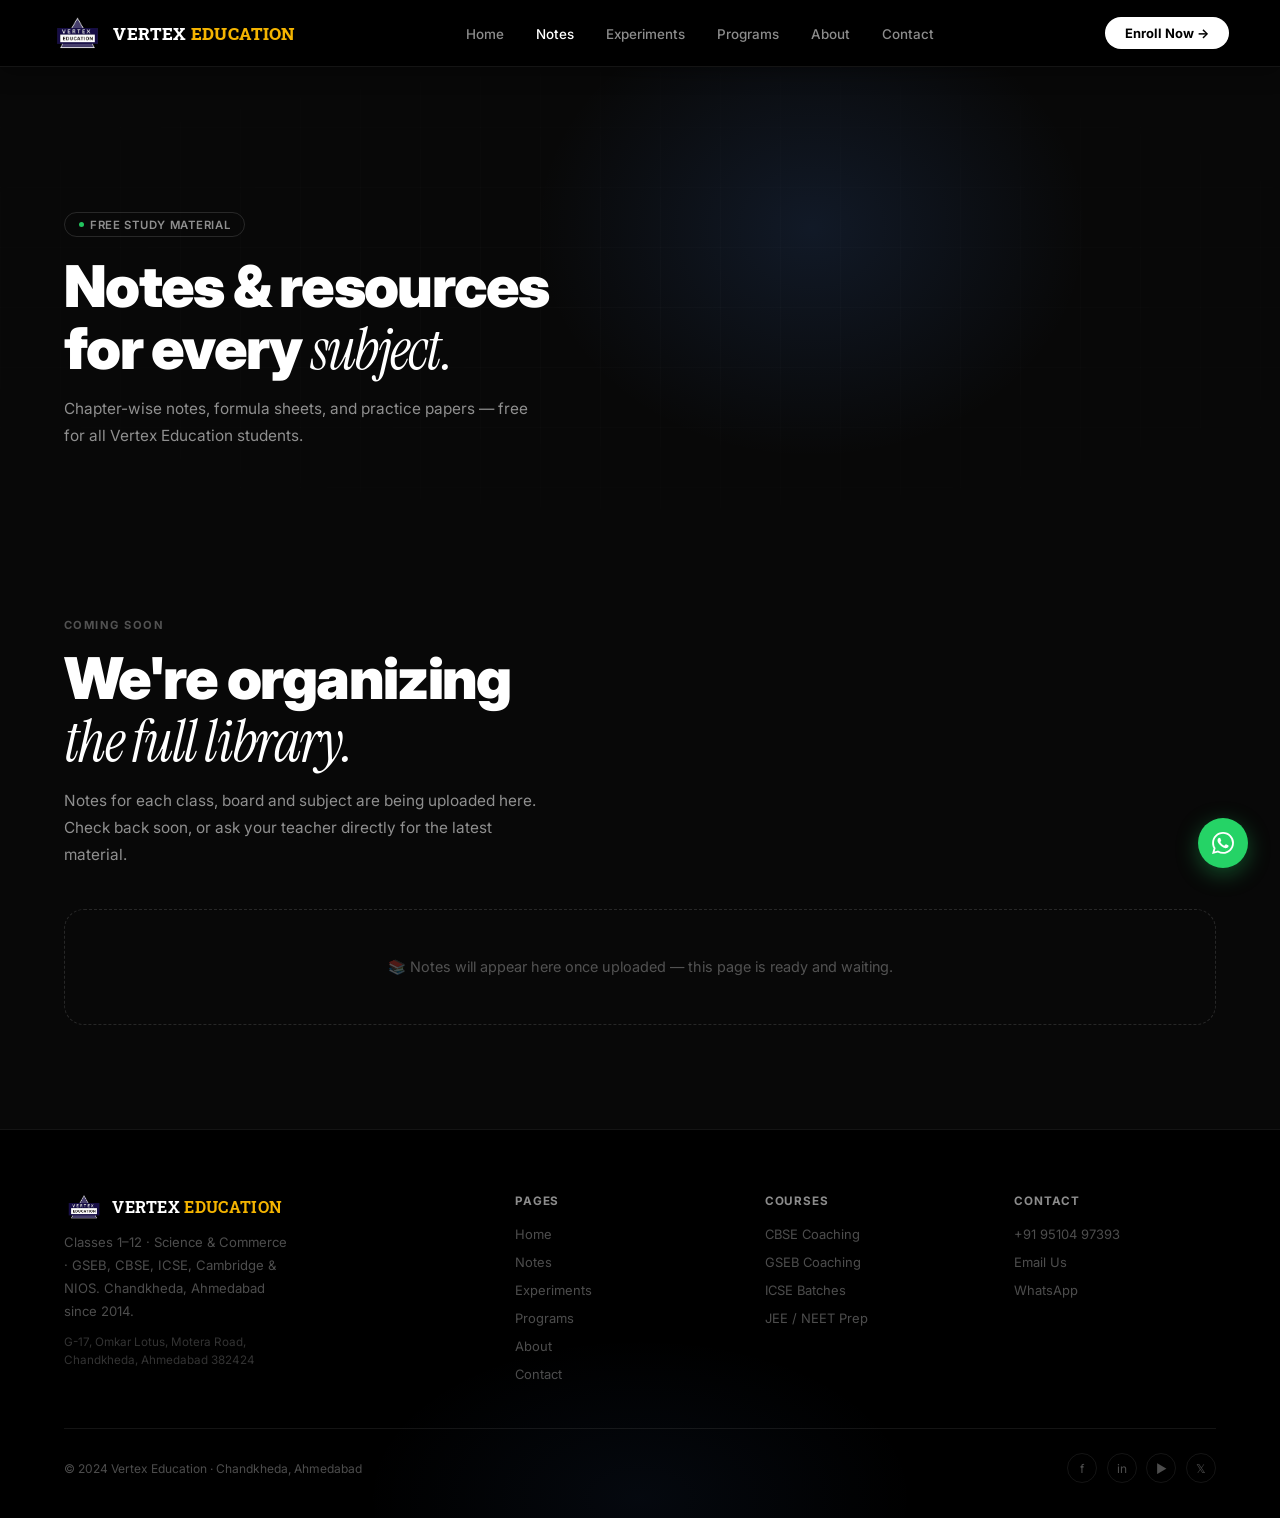
<file: notes.html>
<!DOCTYPE html>
<html lang="en">
<head>
<meta charset="UTF-8"/><meta name="viewport" content="width=device-width,initial-scale=1.0"/>
<title>Notes | Vertex Education – Chandkheda Ahmedabad</title>
<link rel="preconnect" href="https://fonts.googleapis.com"/>
<link rel="preconnect" href="https://fonts.gstatic.com" crossorigin/>
<link href="https://fonts.googleapis.com/css2?family=Inter:wght@300;400;500;600;700;800;900&family=Instrument+Serif:ital@0;1&family=Roboto+Slab:wght@700;800&display=swap" rel="stylesheet"/>
<link rel="stylesheet" href="shared.css"/>
<style>
/* NOTES-SPECIFIC */
.nt-grid{display:grid;grid-template-columns:repeat(3,1fr);gap:1rem;margin-top:2.5rem;}
@media(max-width:780px){.nt-grid{grid-template-columns:1fr 1fr;}}
@media(max-width:480px){.nt-grid{grid-template-columns:1fr;}}
.nt-card{background:var(--bg2);border:1px solid var(--bdr);border-radius:16px;padding:1.4rem;display:flex;flex-direction:column;gap:.6rem;transition:border-color .2s,transform .25s;}
.nt-card:hover{border-color:var(--bdr2);transform:translateY(-4px);}
.nt-ic{font-size:1.7rem;}
.nt-t{font-weight:700;font-size:.95rem;}
.nt-d{font-size:.8rem;color:var(--muted);line-height:1.6;}
.nt-dl{font-size:.78rem;font-weight:700;color:var(--blue);margin-top:.3rem;display:inline-flex;align-items:center;gap:.3rem;}
.nt-soon{border:1px dashed var(--bdr2);border-radius:20px;padding:3rem 2rem;text-align:center;color:var(--muted);font-size:.9rem;margin-top:2.5rem;}
</style>
</head>
<body>
<div id="spb"></div>
<a href="https://wa.me/918488930389" class="wa-fl" target="_blank" rel="noopener" aria-label="WhatsApp"><svg xmlns="http://www.w3.org/2000/svg" width="22" height="22" viewBox="0 0 24 24" fill="currentColor"><path d="M17.472 14.382c-.297-.149-1.758-.867-2.03-.967-.273-.099-.471-.148-.67.15-.197.297-.767.966-.94 1.164-.173.199-.347.223-.644.075-.297-.15-1.255-.463-2.39-1.475-.883-.788-1.48-1.761-1.653-2.059-.173-.297-.018-.458.13-.606.134-.133.298-.347.446-.52.149-.174.198-.298.298-.497.099-.198.05-.371-.025-.52-.075-.149-.669-1.612-.916-2.207-.242-.579-.487-.5-.669-.51a12.8 12.8 0 0 0-.57-.01c-.198 0-.52.074-.792.372-.272.297-1.04 1.016-1.04 2.479 0 1.462 1.065 2.875 1.213 3.074.149.198 2.096 3.2 5.077 4.487.709.306 1.262.489 1.694.625.712.227 1.36.195 1.871.118.571-.085 1.758-.719 2.006-1.413.248-.694.248-1.289.173-1.413-.074-.124-.272-.198-.57-.347m-5.421 7.403h-.004a9.87 9.87 0 0 1-5.031-1.378l-.361-.214-3.741.982.998-3.648-.235-.374a9.86 9.86 0 0 1-1.51-5.26c.001-5.45 4.436-9.884 9.888-9.884 2.64 0 5.122 1.03 6.988 2.898a9.825 9.825 0 0 1 2.893 6.994c-.003 5.45-4.437 9.884-9.885 9.884m8.413-18.297A11.815 11.815 0 0 0 12.05 0C5.495 0 .16 5.335.157 11.892c0 2.096.547 4.142 1.588 5.945L.057 24l6.305-1.654a11.882 11.882 0 0 0 5.683 1.448h.005c6.554 0 11.89-5.335 11.893-11.893a11.821 11.821 0 0 0-3.48-8.413Z"/></svg></a>
<button id="btt" onclick="window.scrollTo({top:0,behavior:'smooth'})">↑</button>

<nav id="nav">
  <a href="index.html" class="n-logo"><img class="lb-img" src="images/logo.png" alt="Vertex Education"/><span>Vertex <span class="gd">Education</span></span></a>
  <ul class="n-links" id="nl">
    <li><a href="index.html">Home</a></li><li><a href="notes.html" class="act">Notes</a></li>
    <li><a href="experiments.html">Experiments</a></li><li><a href="programs.html">Programs</a></li>
    <li><a href="about.html">About</a></li><li><a href="contact.html">Contact</a></li>
  </ul>
  <div class="n-r" id="nr"><a href="contact.html" class="btn-w">Enroll Now →</a></div>
  <button class="burger" id="bg"><span></span><span></span><span></span></button>
</nav>

<div class="ph">
  <div class="ph-grid"></div><div class="ph-glow"></div>
  <div class="ph-content">
    <div class="pill rv"><div class="dot"></div>Free Study Material</div>
    <h1 class="sh rv d1">Notes &amp; resources<br>for every <em>subject.</em></h1>
    <p class="sp rv d2" style="margin-bottom:0">Chapter-wise notes, formula sheets, and practice papers — free for all Vertex Education students.</p>
  </div>
</div>

<section class="sec">
  <span class="ol rv">Coming Soon</span>
  <h2 class="sh rv d1">We're organizing<br><em>the full library.</em></h2>
  <p class="sp rv d2">Notes for each class, board and subject are being uploaded here. Check back soon, or ask your teacher directly for the latest material.</p>

  <!-- TO ADD REAL NOTES:
       Copy one .nt-card block below, update the title, description,
       and set href to your uploaded PDF path, e.g. "notes/physics-class10-ch3.pdf" -->
  <div class="nt-soon rv d3">📚 Notes will appear here once uploaded — this page is ready and waiting.</div>

  <!-- Example card structure for later use:
  <div class="nt-grid rv d3">
    <div class="nt-card">
      <div class="nt-ic">📐</div>
      <div class="nt-t">Physics — Class 10, Chapter 3</div>
      <div class="nt-d">Electromagnetic Induction — full chapter notes with solved examples.</div>
      <a href="notes/physics-class10-ch3.pdf" class="nt-dl" target="_blank">Download PDF →</a>
    </div>
  </div>
  -->
</section>

<!-- FOOTER -->
<footer>
  <div class="ft-glow"></div>
  <div class="ft-grid">
    <div class="ft-brand">
      <div style="display:flex;align-items:center;gap:.5rem;font-size:.98rem;font-weight:700">
        <img src="images/logo.png" alt="Vertex Education" style="height:26px;width:auto;display:block"/>
        <span style="font-family:'Roboto Slab',serif;text-transform:uppercase;letter-spacing:.02em">Vertex <span style="color:#F4B400">Education</span></span>
      </div>
      <p>Classes 1–12 · Science &amp; Commerce · GSEB, CBSE, ICSE, Cambridge &amp; NIOS. Chandkheda, Ahmedabad since 2014.</p>
      <div class="addr">G-17, Omkar Lotus, Motera Road,<br>Chandkheda, Ahmedabad 382424</div>
    </div>
    <div class="ft-col"><h4>Pages</h4><ul><li><a href="index.html">Home</a></li><li><a href="notes.html">Notes</a></li><li><a href="experiments.html">Experiments</a></li><li><a href="programs.html">Programs</a></li><li><a href="about.html">About</a></li><li><a href="contact.html">Contact</a></li></ul></div>
    <div class="ft-col"><h4>Courses</h4><ul><li><a href="contact.html">CBSE Coaching</a></li><li><a href="contact.html">GSEB Coaching</a></li><li><a href="contact.html">ICSE Batches</a></li><li><a href="contact.html">JEE / NEET Prep</a></li></ul></div>
    <div class="ft-col"><h4>Contact</h4><ul><li><a href="tel:+919510497393">+91 95104 97393</a></li><li><a href="mailto:info@vertexeducation.in">Email Us</a></li><li><a href="https://wa.me/918488930389" target="_blank">WhatsApp</a></li></ul></div>
  </div>
  <div class="ft-bot">
    <span>© 2024 Vertex Education · Chandkheda, Ahmedabad</span>
    <div class="srow"><a href="#" class="soc">f</a><a href="#" class="soc">in</a><a href="#" class="soc">▶</a><a href="#" class="soc">𝕏</a></div>
  </div>
</footer>

<script src="shared.js"></script>
</body>
</html>
</file>
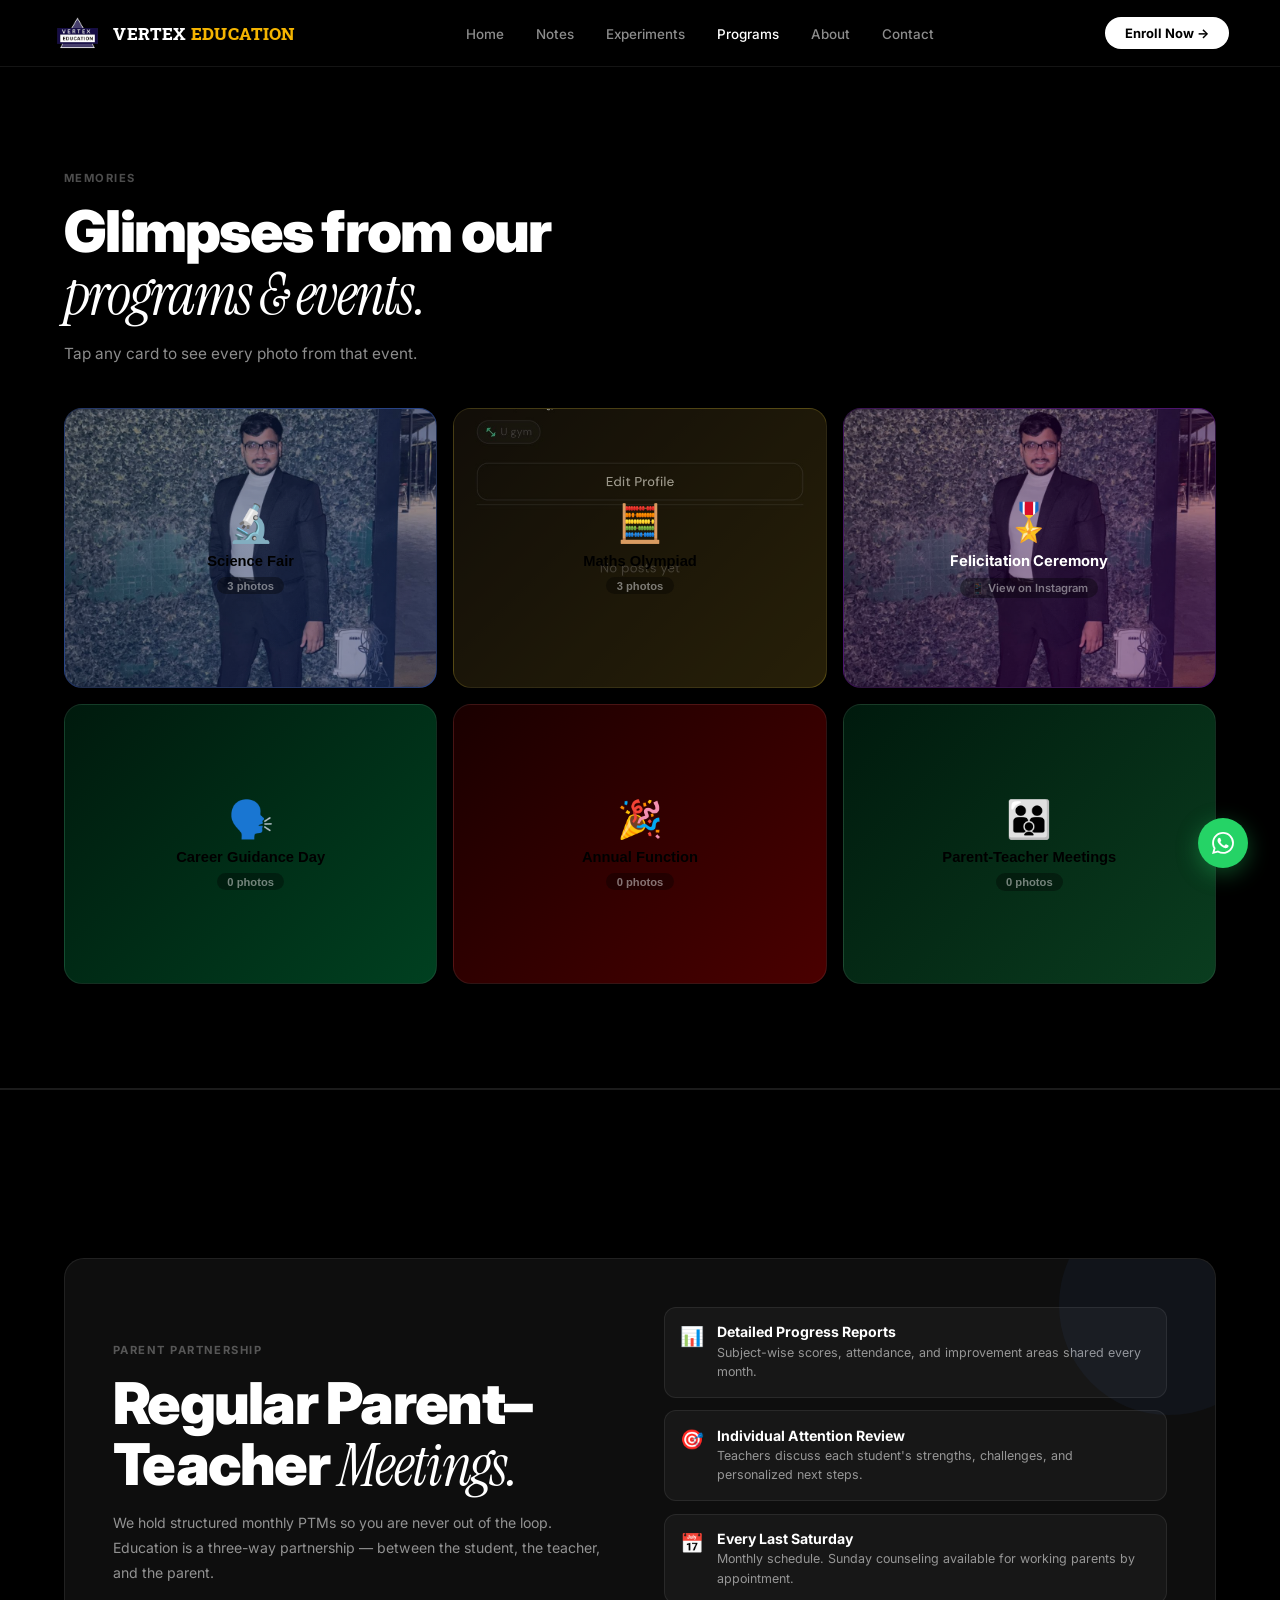
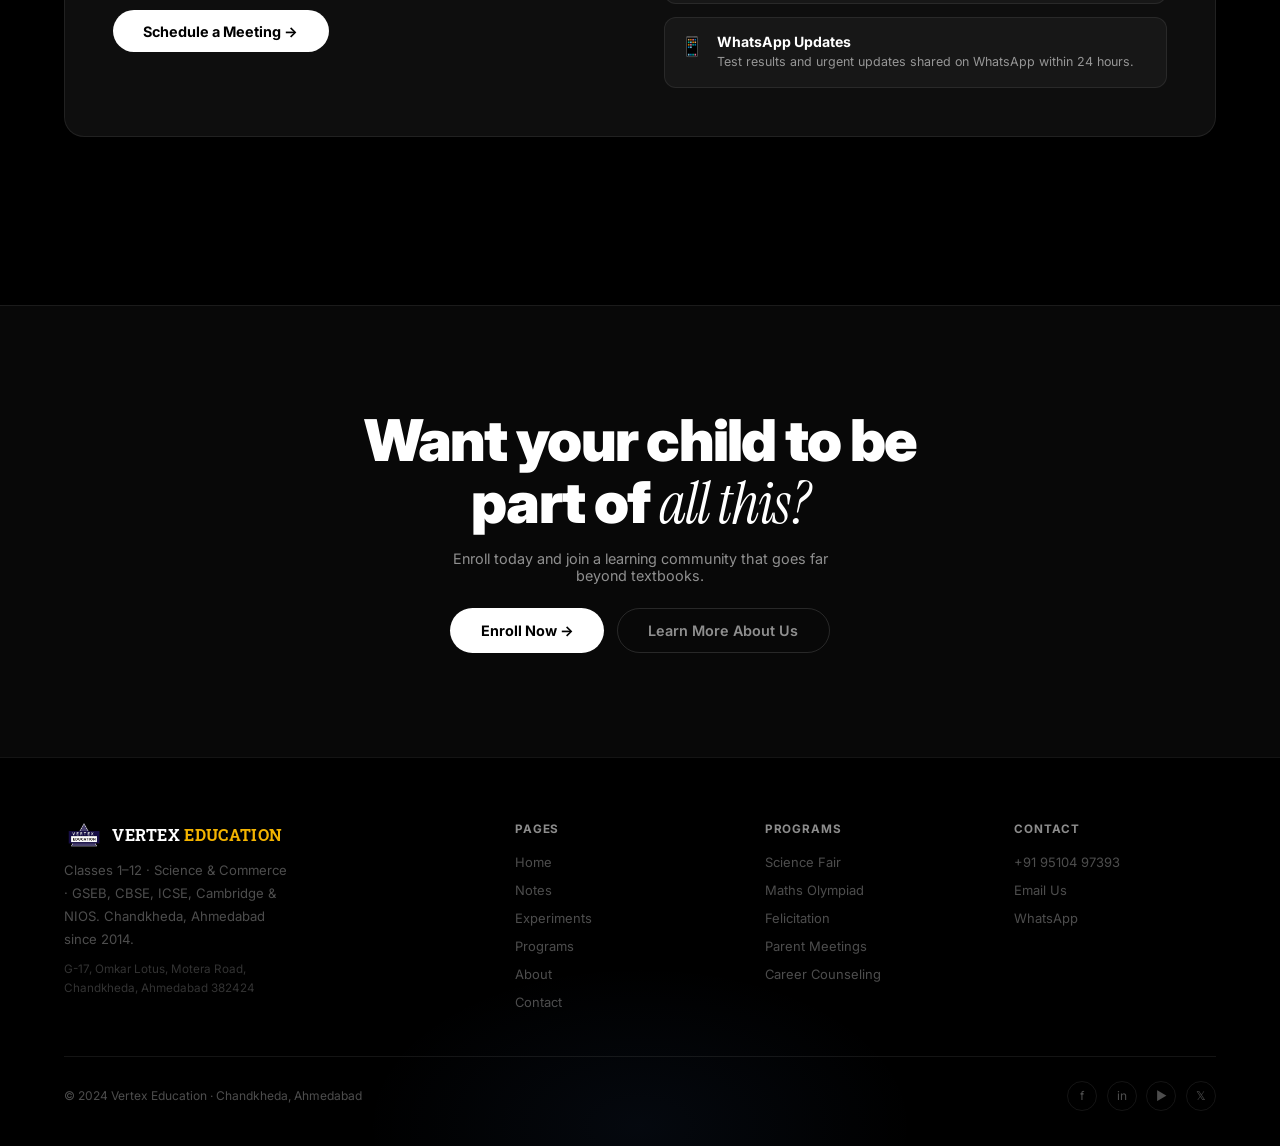
<file: programs.html>
<!DOCTYPE html>
<html lang="en">
<head>
<meta charset="UTF-8"/><meta name="viewport" content="width=device-width,initial-scale=1.0"/>
<title>Programs & Activities | Vertex Education – Coaching Classes Chandkheda Ahmedabad</title>
<meta name="description" content="Vertex Education programs — Science Fair, Maths Olympiad, Career Counseling, Felicitation Ceremony, Parent Meetings and more. Coaching in Chandkheda, Ahmedabad."/>
<link rel="preconnect" href="https://fonts.googleapis.com"/><link rel="preconnect" href="https://fonts.gstatic.com" crossorigin/>
<link href="https://fonts.googleapis.com/css2?family=Inter:wght@300;400;500;600;700;800;900&family=Instrument+Serif:ital@0;1&family=Roboto+Slab:wght@700;800&display=swap" rel="stylesheet"/>
<link rel="stylesheet" href="shared.css"/>
<style>
/* ACTIVITY GRID */
.ag{display:grid;grid-template-columns:repeat(3,1fr);gap:1rem;margin-top:2.5rem;}
@media(max-width:860px){.ag{grid-template-columns:1fr 1fr;}}
@media(max-width:520px){.ag{grid-template-columns:1fr;}}
.ac{background:var(--bg2);border:1px solid var(--bdr);border-radius:18px;overflow:hidden;transition:border-color .22s,transform .28s;position:relative;}
.ac:hover{border-color:var(--bdr2);transform:translateY(-5px);}
.ac.wide{grid-column:span 2;}
@media(max-width:860px){.ac.wide{grid-column:span 1;}}
.ac-ph{width:100%;aspect-ratio:16/9;display:flex;align-items:center;justify-content:center;flex-direction:column;gap:.4rem;position:relative;overflow:hidden;}
.ac-ph::before{content:'';position:absolute;inset:0;background:inherit;filter:blur(0);}
.ac-ph .ph-ic{font-size:2.5rem;position:relative;z-index:1;}
.ac-ph .ph-lb{font-size:.7rem;font-weight:600;color:rgba(255,255,255,.35);position:relative;z-index:1;text-align:center;line-height:1.4;padding:0 1rem;}
.ac-body{padding:1.3rem 1.5rem 1.5rem;}
.ac-cat{display:inline-flex;align-items:center;gap:.3rem;font-size:.68rem;font-weight:800;letter-spacing:.06em;text-transform:uppercase;padding:.2rem .62rem;border-radius:50px;margin-bottom:.6rem;}
.ac-title{font-size:1.05rem;font-weight:800;margin-bottom:.35rem;letter-spacing:-.02em;}
.ac-desc{font-size:.82rem;color:var(--off);line-height:1.65;margin-bottom:.75rem;}
.ac-tags{display:flex;flex-wrap:wrap;gap:.35rem;}
.ac-tag{background:rgba(255,255,255,.06);border:1px solid var(--bdr);border-radius:50px;padding:.18rem .6rem;font-size:.7rem;font-weight:600;color:var(--muted);}

/* PTM SECTION */
.ptm{background:var(--bg2);border:1px solid var(--bdr);border-radius:20px;padding:3rem;margin:4rem 0;position:relative;overflow:hidden;}
.ptm::before{content:'';position:absolute;right:-4rem;top:-4rem;width:220px;height:220px;border-radius:50%;background:rgba(79,142,247,.05);}
.ptm-grid{display:grid;grid-template-columns:1fr 1fr;gap:3rem;align-items:center;}
@media(max-width:700px){.ptm-grid{grid-template-columns:1fr;gap:1.8rem;}}
.ptm-feats{display:flex;flex-direction:column;gap:.8rem;}
.pf{display:flex;align-items:flex-start;gap:.8rem;background:rgba(255,255,255,.04);border:1px solid var(--bdr);border-radius:12px;padding:.95rem;transition:border-color .18s;}
.pf:hover{border-color:var(--bdr2);}
.pf-ic{font-size:1.2rem;flex-shrink:0;margin-top:.05rem;}
.pf-t{font-weight:700;font-size:.88rem;margin-bottom:.15rem;}
.pf-d{font-size:.78rem;color:var(--off);line-height:1.55;}

/* PROGRAM CALENDAR */
.cal{display:flex;flex-direction:column;gap:0;max-width:680px;margin:2.5rem auto 0;}
.cal-item{display:grid;grid-template-columns:90px 1fr;gap:1.5rem;padding:1.5rem 0;border-bottom:1px solid var(--bdr);align-items:start;}
.cal-item:last-child{border-bottom:none;}
.cal-month{font-family:'Instrument Serif',serif;font-size:1.1rem;font-weight:400;color:var(--blue);text-align:center;background:rgba(79,142,247,.08);border:1px solid rgba(79,142,247,.15);border-radius:10px;padding:.5rem .7rem;line-height:1.2;}
.cal-month small{display:block;font-family:'Inter',sans-serif;font-size:.62rem;font-weight:600;color:var(--muted);letter-spacing:.04em;text-transform:uppercase;margin-top:.1rem;}
.cal-t{font-weight:700;font-size:.95rem;margin-bottom:.22rem;}
.cal-d{font-size:.82rem;color:var(--off);line-height:1.65;}
.cal-tags{display:flex;flex-wrap:wrap;gap:.35rem;margin-top:.5rem;}
.cal-tag{font-size:.68rem;font-weight:700;padding:.16rem .55rem;border-radius:50px;background:rgba(244,180,0,.1);color:var(--gold);}

/* GALLERY MASONRY */
.masonry{columns:3;column-gap:.9rem;}
@media(max-width:700px){.masonry{columns:2;}}
@media(max-width:460px){.masonry{columns:1;}}
.mi-g{break-inside:avoid;margin-bottom:.9rem;border-radius:14px;overflow:hidden;border:1px solid var(--bdr);position:relative;}
.mi-g .ph-div{display:flex;align-items:center;justify-content:center;flex-direction:column;gap:.35rem;}
.mi-g .ph-div span{font-size:2rem;}
.mi-g .ph-div p{font-size:.7rem;font-weight:600;color:rgba(255,255,255,.3);}
.mi-ov{position:absolute;inset:0;background:linear-gradient(to top,rgba(0,0,0,.75) 0%,transparent 55%);opacity:0;transition:opacity .28s;display:flex;align-items:flex-end;padding:.9rem;}
.mi-g:hover .mi-ov{opacity:1;}
.mi-ov span{color:var(--w);font-weight:700;font-size:.82rem;}
</style>
</head>
<body>
<div id="spb"></div>
<a href="https://wa.me/918488930389" class="wa-fl" target="_blank" rel="noopener" aria-label="WhatsApp"><svg xmlns="http://www.w3.org/2000/svg" width="22" height="22" viewBox="0 0 24 24" fill="currentColor"><path d="M17.472 14.382c-.297-.149-1.758-.867-2.03-.967-.273-.099-.471-.148-.67.15-.197.297-.767.966-.94 1.164-.173.199-.347.223-.644.075-.297-.15-1.255-.463-2.39-1.475-.883-.788-1.48-1.761-1.653-2.059-.173-.297-.018-.458.13-.606.134-.133.298-.347.446-.52.149-.174.198-.298.298-.497.099-.198.05-.371-.025-.52-.075-.149-.669-1.612-.916-2.207-.242-.579-.487-.5-.669-.51a12.8 12.8 0 0 0-.57-.01c-.198 0-.52.074-.792.372-.272.297-1.04 1.016-1.04 2.479 0 1.462 1.065 2.875 1.213 3.074.149.198 2.096 3.2 5.077 4.487.709.306 1.262.489 1.694.625.712.227 1.36.195 1.871.118.571-.085 1.758-.719 2.006-1.413.248-.694.248-1.289.173-1.413-.074-.124-.272-.198-.57-.347m-5.421 7.403h-.004a9.87 9.87 0 0 1-5.031-1.378l-.361-.214-3.741.982.998-3.648-.235-.374a9.86 9.86 0 0 1-1.51-5.26c.001-5.45 4.436-9.884 9.888-9.884 2.64 0 5.122 1.03 6.988 2.898a9.825 9.825 0 0 1 2.893 6.994c-.003 5.45-4.437 9.884-9.885 9.884m8.413-18.297A11.815 11.815 0 0 0 12.05 0C5.495 0 .16 5.335.157 11.892c0 2.096.547 4.142 1.588 5.945L.057 24l6.305-1.654a11.882 11.882 0 0 0 5.683 1.448h.005c6.554 0 11.89-5.335 11.893-11.893a11.821 11.821 0 0 0-3.48-8.413Z"/></svg></a>
<button id="btt" onclick="window.scrollTo({top:0,behavior:'smooth'})">↑</button>

<nav id="nav">
  <a href="index.html" class="n-logo"><img class="lb-img" src="images/logo.png" alt="Vertex Education"/><span>Vertex <span class="gd">Education</span></span></a>
  <ul class="n-links" id="nl">
    <li><a href="index.html">Home</a></li><li><a href="notes.html">Notes</a></li>
    <li><a href="experiments.html">Experiments</a></li><li><a href="programs.html" class="act">Programs</a></li>
    <li><a href="about.html">About</a></li><li><a href="contact.html">Contact</a></li>
  </ul>
  <div class="n-r" id="nr"><a href="contact.html" class="btn-w">Enroll Now →</a></div>
  <button class="burger" id="bg"><span></span><span></span><span></span></button>
</nav>

<!-- PROGRAMS PHOTO GALLERY
     To add photos: open programs-data.js, and inside any
     program's "images" array add a path like "images/programs/science-fair-1.jpg".
     Add as many image paths as you like per program — the lightbox
     shows all of them. Save & push like usual — nothing here needs to change. -->
<section class="sec blk">
  <span class="ol rv">Memories</span>
  <h2 class="sh rv d1">Glimpses from our<br><em>programs &amp; events.</em></h2>
  <p class="sp rv d2">Tap any card to see every photo from that event.</p>
  <div class="pg-grid rv d3" id="pgGrid"><!-- cards generated by script --></div>
</section>

<!-- LIGHTBOX MODAL FOR PROGRAM PHOTOS -->
<div class="pg-modal" id="pgModal">
  <div class="pg-modal-inner">
    <div class="pg-modal-head">
      <div class="pg-modal-title" id="pgModalTitle"></div>
      <button class="pg-modal-close" id="pgModalClose" aria-label="Close">✕</button>
    </div>
    <div class="pg-modal-body" id="pgModalBody"></div>
  </div>
</div>

<hr class="sep"/>

<hr class="sep"/>

<!-- PARENT MEETINGS -->
<section class="sec blk">
  <div class="ptm rv">
    <div class="ptm-grid">
      <div>
        <span class="ol">Parent Partnership</span>
        <h2 class="sh" style="margin-bottom:.8rem">Regular Parent–<br>Teacher <em>Meetings.</em></h2>
        <p style="font-size:.88rem;color:var(--off);line-height:1.8;margin-bottom:1.5rem">We hold structured monthly PTMs so you are never out of the loop. Education is a three-way partnership — between the student, the teacher, and the parent.</p>
        <a href="https://wa.me/918488930389?text=Hi%20Vertex%20Education!%20I'd%20like%20to%20schedule%20a%20Parent-Teacher%20Meeting%20for%20my%20child." target="_blank" rel="noopener" class="btn-p">Schedule a Meeting →</a>
      </div>
      <div class="ptm-feats">
        <div class="pf"><div class="pf-ic">📊</div><div><div class="pf-t">Detailed Progress Reports</div><div class="pf-d">Subject-wise scores, attendance, and improvement areas shared every month.</div></div></div>
        <div class="pf"><div class="pf-ic">🎯</div><div><div class="pf-t">Individual Attention Review</div><div class="pf-d">Teachers discuss each student's strengths, challenges, and personalized next steps.</div></div></div>
        <div class="pf"><div class="pf-ic">📅</div><div><div class="pf-t">Every Last Saturday</div><div class="pf-d">Monthly schedule. Sunday counseling available for working parents by appointment.</div></div></div>
        <div class="pf"><div class="pf-ic">📱</div><div><div class="pf-t">WhatsApp Updates</div><div class="pf-d">Test results and urgent updates shared on WhatsApp within 24 hours.</div></div></div>
      </div>
    </div>
  </div>
</section>

<hr class="sep"/>

<section class="sec" style="text-align:center">
  <h2 class="sh rv d1" style="text-align:center">Want your child to be<br>part of <em>all this?</em></h2>
  <p style="color:var(--off);font-size:.9rem;margin-bottom:1.5rem;max-width:400px;margin-left:auto;margin-right:auto" class="rv d2">Enroll today and join a learning community that goes far beyond textbooks.</p>
  <div style="display:flex;gap:.8rem;justify-content:center;flex-wrap:wrap" class="rv d3">
    <a href="contact.html" class="btn-p">Enroll Now →</a>
    <a href="about.html" class="btn-o">Learn More About Us</a>
  </div>
</section>

<footer>
  <div class="ft-glow"></div>
  <div class="ft-grid">
    <div class="ft-brand"><div style="display:flex;align-items:center;gap:.5rem;font-size:.98rem;font-weight:700"><img src="images/logo.png" alt="Vertex Education" style="height:26px;width:auto;display:block"/><span style="font-family:'Roboto Slab',serif;text-transform:uppercase;letter-spacing:.02em">Vertex <span style="color:var(--gold)">Education</span></span></div><p>Classes 1–12 · Science &amp; Commerce · GSEB, CBSE, ICSE, Cambridge &amp; NIOS. Chandkheda, Ahmedabad since 2014.</p><div class="addr">G-17, Omkar Lotus, Motera Road,<br>Chandkheda, Ahmedabad 382424</div></div>
    <div class="ft-col"><h4>Pages</h4><ul><li><a href="index.html">Home</a></li><li><a href="notes.html">Notes</a></li><li><a href="experiments.html">Experiments</a></li><li><a href="programs.html">Programs</a></li><li><a href="about.html">About</a></li><li><a href="contact.html">Contact</a></li></ul></div>
    <div class="ft-col"><h4>Programs</h4><ul><li><a href="#">Science Fair</a></li><li><a href="#">Maths Olympiad</a></li><li><a href="#">Felicitation</a></li><li><a href="#">Parent Meetings</a></li><li><a href="#">Career Counseling</a></li></ul></div>
    <div class="ft-col"><h4>Contact</h4><ul><li><a href="tel:+919510497393">+91 95104 97393</a></li><li><a href="mailto:info@vertexeducation.in">Email Us</a></li><li><a href="https://wa.me/918488930389" target="_blank">WhatsApp</a></li></ul></div>
  </div>
  <div class="ft-bot"><span>© 2024 Vertex Education · Chandkheda, Ahmedabad</span><div class="srow"><a href="#" class="soc">f</a><a href="#" class="soc">in</a><a href="#" class="soc">▶</a><a href="#" class="soc">𝕏</a></div></div>
</footer>

<script src="programs-data.js"></script>
<script src="shared.js"></script>
<script>
/* ═══════════════════════════════════
   BUILD FULL PROGRAMS GALLERY + LIGHTBOX
   ═══════════════════════════════════ */
function renderProgramsGrid(){
  const grid=document.getElementById('pgGrid');
  if(!grid||typeof programsData==='undefined')return;
  grid.innerHTML=programsData.map((p,i)=>{
    const cover=p.cover?`<img src="${p.cover}" alt="${p.title}" loading="lazy"/>`:(p.images&&p.images.length?`<img src="${p.images[0]}" alt="${p.title}" loading="lazy"/>`:'');
    const badge=p.link
      ? `<div class="pg-count">📱 View on Instagram</div>`
      : `<div class="pg-count">${p.images?p.images.length:0} photo${p.images&&p.images.length===1?'':'s'}</div>`;
    const tag=p.link ? `data-idx="${i}" data-link="1"` : `data-idx="${i}"`;
    // If a program has a "link", it's a plain <a> straight to Instagram.
    // Otherwise it's a <button> that opens the local photo lightbox.
    if(p.link){
      return `
      <a class="pg-card" style="background:${p.color||'linear-gradient(135deg,#141414,#1c1c1c)'}" href="${p.link}" target="_blank" rel="noopener">
        ${cover}
        <div class="pg-ic">${p.icon||'📷'}</div>
        <div class="pg-t">${p.title}</div>
        ${badge}
      </a>`;
    }
    return `
    <button class="pg-card" style="background:${p.color||'linear-gradient(135deg,#141414,#1c1c1c)'}" data-idx="${i}">
      ${cover}
      <div class="pg-ic">${p.icon||'📷'}</div>
      <div class="pg-t">${p.title}</div>
      ${badge}
    </button>`;
  }).join('');
  grid.querySelectorAll('button.pg-card').forEach(el=>el.addEventListener('click',()=>openProgramModal(+el.dataset.idx)));
}
function openProgramModal(idx){
  const p=programsData[idx];
  document.getElementById('pgModalTitle').textContent=p.title;
  const body=document.getElementById('pgModalBody');
  body.innerHTML=(p.images&&p.images.length)
    ? p.images.map(src=>`<img src="${src}" alt="${p.title}" loading="lazy"/>`).join('')
    : `<div class="pg-modal-empty">Photos for this event are coming soon.</div>`;
  document.getElementById('pgModal').classList.add('open');
  document.body.style.overflow='hidden';
}
function closeProgramModal(){
  document.getElementById('pgModal').classList.remove('open');
  document.body.style.overflow='';
}
document.getElementById('pgModalClose')?.addEventListener('click',closeProgramModal);
document.getElementById('pgModal')?.addEventListener('click',e=>{if(e.target.id==='pgModal')closeProgramModal();});
renderProgramsGrid();
</script>
</body>
</html>
</file>
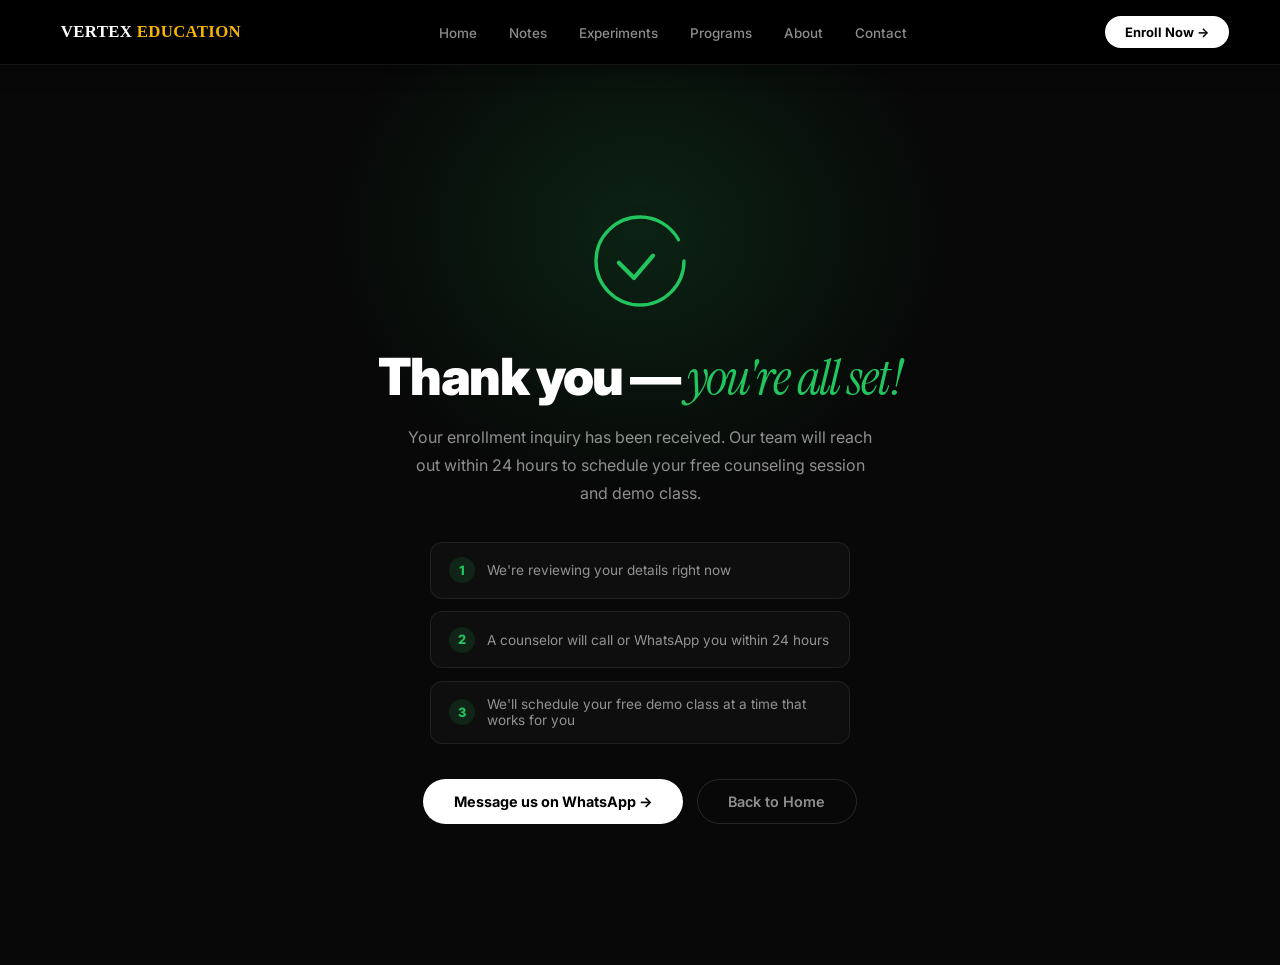
<file: thank-you.html>
<!DOCTYPE html>
<html lang="en">
<head>
<meta charset="UTF-8"/><meta name="viewport" content="width=device-width,initial-scale=1.0"/>
<title>Thank You | Vertex Education</title>
<link rel="preconnect" href="https://fonts.googleapis.com"/>
<link rel="preconnect" href="https://fonts.gstatic.com" crossorigin/>
<link href="https://fonts.googleapis.com/css2?family=Inter:wght@300;400;500;600;700;800;900&family=Instrument+Serif:ital@0;1&display=swap" rel="stylesheet"/>
<link rel="stylesheet" href="shared.css"/>
<style>
.ty-wrap{min-height:100vh;display:flex;flex-direction:column;align-items:center;justify-content:center;text-align:center;padding:6rem 5vw;position:relative;overflow:hidden;}
.ty-glow{position:absolute;top:-15%;left:50%;transform:translateX(-50%);width:700px;height:600px;background:radial-gradient(ellipse at center,rgba(34,197,94,.14) 0%,transparent 65%);pointer-events:none;}

/* CHECKMARK ANIMATION */
.ty-check-wrap{width:110px;height:110px;margin-bottom:2rem;position:relative;z-index:1;}
.ty-circle{stroke-dasharray:300;stroke-dashoffset:300;animation:tyCircle .7s cubic-bezier(0.16,1,0.3,1) forwards;}
.ty-tick{stroke-dasharray:60;stroke-dashoffset:60;animation:tyTick .45s cubic-bezier(0.16,1,0.3,1) .55s forwards;}
@keyframes tyCircle{to{stroke-dashoffset:0;}}
@keyframes tyTick{to{stroke-dashoffset:0;}}

.ty-wrap h1{font-size:clamp(2rem,5vw,3.2rem);font-weight:900;letter-spacing:-.03em;line-height:1.1;margin-bottom:1rem;position:relative;z-index:1;opacity:0;animation:tyFade .6s ease .5s forwards;}
.ty-wrap h1 em{font-family:'Instrument Serif',serif;font-style:italic;font-weight:400;color:var(--grn);}
.ty-wrap p{font-size:1rem;color:var(--off);max-width:480px;line-height:1.75;margin-bottom:2.2rem;position:relative;z-index:1;opacity:0;animation:tyFade .6s ease .7s forwards;}
@keyframes tyFade{to{opacity:1;transform:translateY(0);}from{transform:translateY(10px);}}

.ty-steps{display:flex;flex-direction:column;gap:.8rem;max-width:420px;width:100%;margin-bottom:2.2rem;position:relative;z-index:1;opacity:0;animation:tyFade .6s ease .85s forwards;}
.ty-step{display:flex;align-items:center;gap:.8rem;background:var(--bg2);border:1px solid var(--bdr);border-radius:12px;padding:.9rem 1.1rem;text-align:left;}
.ty-step-n{width:26px;height:26px;border-radius:50%;background:rgba(34,197,94,.12);color:var(--grn);display:flex;align-items:center;justify-content:center;font-weight:800;font-size:.8rem;flex-shrink:0;}
.ty-step-t{font-size:.85rem;color:var(--off);}

.ty-btns{display:flex;gap:.85rem;flex-wrap:wrap;justify-content:center;position:relative;z-index:1;opacity:0;animation:tyFade .6s ease 1s forwards;}

/* CONFETTI */
.ty-confetti{position:absolute;inset:0;pointer-events:none;overflow:hidden;}
.tc{position:absolute;top:-10px;border-radius:2px;animation:tcFall linear forwards;}
@keyframes tcFall{to{transform:translateY(105vh) rotate(360deg);opacity:.2;}}
</style>
</head>
<body>
<div id="spb"></div>
<div class="ty-confetti" id="confetti"></div>

<nav id="nav">
  <a href="index.html" class="n-logo">
    <div class="lb"><svg viewBox="0 0 24 24"><path d="M12 2L2 7l10 5 10-5-10-5zM2 17l10 5 10-5M2 12l10 5 10-5"/></svg></div>
    <span>Vertex <span class="gd">Education</span></span>
  </a>
  <ul class="n-links" id="nl">
    <li><a href="index.html">Home</a></li><li><a href="notes.html">Notes</a></li>
    <li><a href="experiments.html">Experiments</a></li><li><a href="programs.html">Programs</a></li>
    <li><a href="about.html">About</a></li><li><a href="contact.html">Contact</a></li>
  </ul>
  <div class="n-r" id="nr"><a href="contact.html" class="btn-w">Enroll Now →</a></div>
  <button class="burger" id="bg"><span></span><span></span><span></span></button>
</nav>

<div class="ty-wrap">
  <div class="ty-glow"></div>

  <div class="ty-check-wrap">
    <svg viewBox="0 0 130 130" width="110" height="110">
      <circle class="ty-circle" cx="65" cy="65" r="52" fill="none" stroke="#22c55e" stroke-width="4" stroke-linecap="round"/>
      <polyline class="ty-tick" points="40,67 58,85 92,45" fill="none" stroke="#22c55e" stroke-width="5" stroke-linecap="round" stroke-linejoin="round"/>
    </svg>
  </div>

  <h1>Thank you — <em>you're all set!</em></h1>
  <p>Your enrollment inquiry has been received. Our team will reach out within 24 hours to schedule your free counseling session and demo class.</p>

  <div class="ty-steps">
    <div class="ty-step"><div class="ty-step-n">1</div><div class="ty-step-t">We're reviewing your details right now</div></div>
    <div class="ty-step"><div class="ty-step-n">2</div><div class="ty-step-t">A counselor will call or WhatsApp you within 24 hours</div></div>
    <div class="ty-step"><div class="ty-step-n">3</div><div class="ty-step-t">We'll schedule your free demo class at a time that works for you</div></div>
  </div>

  <div class="ty-btns">
    <a href="https://wa.me/918488930389?text=Hi!%20I%20just%20submitted%20an%20enquiry%20on%20your%20website." target="_blank" rel="noopener" class="btn-p">Message us on WhatsApp →</a>
    <a href="index.html" class="btn-o">Back to Home</a>
  </div>
</div>

<script src="shared.js"></script>
<script>
/* Light confetti burst on load */
const colors=['#F4B400','#4F8EF7','#22c55e','#ffffff'];
const c=document.getElementById('confetti');
for(let i=0;i<40;i++){
  const el=document.createElement('div');el.className='tc';
  const size=Math.random()*7+4;
  el.style.cssText=`width:${size}px;height:${size*.4}px;left:${Math.random()*100}%;background:${colors[Math.floor(Math.random()*colors.length)]};animation-duration:${Math.random()*2+2.5}s;animation-delay:${Math.random()*.4}s;opacity:${Math.random()*.6+.4}`;
  c.appendChild(el);
}
setTimeout(()=>c.remove(),5000);
</script>
</body>
</html>
</file>
<file: shared.css>
/* ═══════════════════════════════════════════
   VERTEX EDUCATION — DARK SHARED STYLES
   commas.com inspired · All pages use this
   ═══════════════════════════════════════════ */
:root{
  --bg:#080808;--bg2:#0e0e0e;--bg3:#141414;
  --w:#ffffff;--off:rgba(255,255,255,.55);--muted:rgba(255,255,255,.3);
  --bdr:rgba(255,255,255,.08);--bdr2:rgba(255,255,255,.13);
  --gold:#F4B400;--blue:#4F8EF7;--blue2:#2563EB;--grn:#22c55e;
  --ease:cubic-bezier(0.16,1,0.3,1);
}
*,*::before,*::after{box-sizing:border-box;margin:0;padding:0;}
html{scroll-behavior:smooth;}
body{font-family:'Inter',sans-serif;background:var(--bg);color:var(--w);overflow-x:hidden;-webkit-font-smoothing:antialiased;}
a{text-decoration:none;color:inherit;}
img{display:block;max-width:100%;}

/* SCROLL BAR */
#spb{position:fixed;top:0;left:0;height:1px;background:var(--w);z-index:999;width:0%;transition:width .04s linear;}

/* NAV */
nav{position:sticky;top:0;left:0;right:0;z-index:900;display:flex;align-items:center;justify-content:space-between;padding:1rem 4vw;background:#000;border-bottom:1px solid var(--bdr);box-shadow:0 4px 20px rgba(0,0,0,.4);}
nav.s{padding:.9rem 4vw;}
.n-logo{display:flex;align-items:center;gap:.6rem;font-size:1.05rem;font-weight:800;letter-spacing:.02em;font-family:'Roboto Slab',serif;text-transform:uppercase;}
.n-logo .lb-img{height:34px;width:auto;display:block;}
.n-logo .gd{color:var(--gold);}
.n-links{display:flex;align-items:center;gap:2rem;list-style:none;}
.n-links a{font-size:.84rem;font-weight:500;color:var(--off);transition:color .18s;white-space:nowrap;}
.n-links a:hover,.n-links a.act{color:var(--w);}
.n-r{display:flex;align-items:center;gap:.7rem;}
.btn-g{border:1px solid var(--bdr2);border-radius:50px;padding:.48rem 1.15rem;font-size:.8rem;font-weight:600;color:var(--off);background:transparent;font-family:'Inter',sans-serif;transition:all .18s;display:inline-flex;align-items:center;}
.btn-g:hover{color:var(--w);border-color:rgba(255,255,255,.25);background:rgba(255,255,255,.05);}
.btn-w{background:var(--w);color:#000;border:none;border-radius:50px;padding:.5rem 1.25rem;font-size:.81rem;font-weight:700;font-family:'Inter',sans-serif;transition:all .2s;display:inline-flex;align-items:center;}
.btn-w:hover{background:rgba(255,255,255,.88);transform:translateY(-1px);}
.btn-p{background:var(--w);color:#000;border:none;border-radius:50px;padding:.8rem 1.9rem;font-size:.9rem;font-weight:700;font-family:'Inter',sans-serif;transition:all .2s var(--ease);display:inline-flex;align-items:center;gap:.4rem;}
.btn-p:hover{background:rgba(255,255,255,.88);transform:translateY(-2px);box-shadow:0 12px 36px rgba(255,255,255,.09);}
.btn-o{background:transparent;color:var(--off);border:1px solid var(--bdr2);border-radius:50px;padding:.8rem 1.9rem;font-size:.9rem;font-weight:600;font-family:'Inter',sans-serif;transition:all .2s var(--ease);display:inline-flex;align-items:center;gap:.4rem;}
.btn-o:hover{color:var(--w);border-color:rgba(255,255,255,.25);background:rgba(255,255,255,.05);transform:translateY(-2px);}
.burger{display:none;flex-direction:column;gap:5px;background:none;border:none;padding:4px;}
.burger span{display:block;width:22px;height:1.5px;background:var(--w);border-radius:2px;transition:all .3s;}
.burger.o span:nth-child(1){transform:translateY(6.5px) rotate(45deg);}
.burger.o span:nth-child(2){opacity:0;}
.burger.o span:nth-child(3){transform:translateY(-6.5px) rotate(-45deg);}
@media(max-width:860px){
  .n-links,.n-r{display:none;}
  .n-links.o{display:flex;flex-direction:column;gap:2rem;position:fixed;inset:0;background:rgba(8,8,8,.97);backdrop-filter:blur(20px);align-items:center;justify-content:center;z-index:800;font-size:1.3rem;}
  .n-links.o a{font-size:1.1rem;color:var(--w);}
  .n-r.o{display:flex;flex-direction:column;gap:.7rem;position:fixed;bottom:3rem;left:50%;transform:translateX(-50%);z-index:800;}
  .burger{display:flex;}
}

/* PAGE HERO */
.ph{min-height:46vh;display:flex;align-items:flex-end;padding:9rem 5vw 4rem;position:relative;overflow:hidden;}
@media(max-width:768px){.ph{padding:7rem 6vw 2.5rem;min-height:34vh;}}
.ph-grid{position:absolute;inset:0;background-image:linear-gradient(rgba(255,255,255,.02) 1px,transparent 1px),linear-gradient(90deg,rgba(255,255,255,.02) 1px,transparent 1px);background-size:60px 60px;mask-image:radial-gradient(ellipse 80% 70% at 50% 50%,black,transparent);}
.ph-glow{position:absolute;top:-20%;left:40%;width:600px;height:500px;background:radial-gradient(ellipse at center,rgba(79,142,247,.13) 0%,transparent 65%);pointer-events:none;}
.ph-content{position:relative;z-index:2;max-width:740px;}
.pill{display:inline-flex;align-items:center;gap:.42rem;border:1px solid var(--bdr2);border-radius:50px;padding:.28rem .85rem;font-size:.71rem;font-weight:600;color:var(--off);letter-spacing:.05em;text-transform:uppercase;margin-bottom:1.2rem;}
.pill .dot{width:5px;height:5px;border-radius:50%;background:var(--grn);animation:bl 2s infinite;}
@keyframes bl{0%,100%{opacity:1}50%{opacity:.25}}

/* SECTION */
.sec{padding:6.5rem 5vw;}
@media(max-width:768px){.sec{padding:3.25rem 6vw;}}
@media(max-width:480px){.sec{padding:2.5rem 6vw;}}
.sec.blk{background:#000;}
.sec.mid{background:var(--bg2);}
.ol{font-size:.7rem;font-weight:700;letter-spacing:.13em;text-transform:uppercase;color:var(--muted);margin-bottom:1rem;display:block;}
.sh{font-size:clamp(1.9rem,4.5vw,3.6rem);font-weight:900;line-height:1.07;letter-spacing:-.03em;margin-bottom:1rem;}
.sh em{font-family:'Instrument Serif',serif;font-style:italic;font-weight:400;}
.sp{font-size:.96rem;color:var(--off);line-height:1.75;max-width:480px;margin-bottom:2.5rem;}
.sep{border:none;border-top:1px solid var(--bdr);margin:0;}

/* REVEAL */
.rv{opacity:0;transform:translateY(24px);transition:opacity .65s var(--ease),transform .65s var(--ease);}
.rv.in{opacity:1;transform:translateY(0);}
.d1{transition-delay:.08s;}.d2{transition-delay:.16s;}.d3{transition-delay:.24s;}.d4{transition-delay:.32s;}

/* MARQUEE */
.mq{border-top:1px solid var(--bdr);border-bottom:1px solid var(--bdr);padding:1.1rem 0;overflow:hidden;background:var(--bg2);}
.mq-t{display:flex;gap:2.8rem;width:max-content;animation:mqs 25s linear infinite;}
.mq-t:hover{animation-play-state:paused;}
@keyframes mqs{from{transform:translateX(0)}to{transform:translateX(-50%)}}
.mi{display:flex;align-items:center;gap:.5rem;font-size:.77rem;font-weight:600;color:var(--muted);letter-spacing:.05em;text-transform:uppercase;white-space:nowrap;}
.mi .md{color:var(--gold);}
.mi .mb{border:1px solid var(--bdr2);border-radius:4px;padding:.1rem .36rem;font-size:.62rem;font-weight:700;color:var(--blue);}

/* FILTER PILLS */
.filter-bar{display:flex;gap:.5rem;flex-wrap:wrap;margin-bottom:2.5rem;}
.fp{border:1px solid var(--bdr2);border-radius:50px;padding:.4rem 1.05rem;font-size:.8rem;font-weight:600;color:var(--muted);background:transparent;font-family:'Inter',sans-serif;transition:all .18s;}
.fp:hover,.fp.on{background:var(--w);color:#000;border-color:var(--w);}

/* CARD BASE */
.card{background:var(--bg2);border:1px solid var(--bdr);border-radius:18px;transition:border-color .22s,transform .25s;}
.card:hover{border-color:var(--bdr2);transform:translateY(-4px);}

/* WA FLOAT */
.wa-fl{position:fixed;bottom:2rem;right:2rem;z-index:800;width:50px;height:50px;border-radius:50%;background:#25D366;color:#fff;display:flex;align-items:center;justify-content:center;box-shadow:0 6px 22px rgba(37,211,102,.35);transition:all .22s;animation:waf 2.5s ease-in-out infinite;}
.wa-fl:hover{transform:scale(1.1) translateY(-3px);animation:none;}
@keyframes waf{0%,100%{transform:translateY(0)}50%{transform:translateY(-5px)}}
#btt{position:fixed;bottom:2rem;left:2rem;z-index:800;width:36px;height:36px;border-radius:50%;border:1px solid var(--bdr2);background:rgba(255,255,255,.05);color:var(--off);backdrop-filter:blur(10px);display:flex;align-items:center;justify-content:center;font-size:.9rem;opacity:0;pointer-events:none;transition:all .25s;}
#btt.sh{opacity:1;pointer-events:auto;}
#btt:hover{background:rgba(255,255,255,.1);color:var(--w);}

/* FOOTER */
footer{background:#000;border-top:1px solid var(--bdr);padding:4rem 5vw 2.2rem;position:relative;overflow:hidden;}
.ft-glow{position:absolute;bottom:-40%;left:50%;transform:translateX(-50%);width:600px;height:350px;background:radial-gradient(ellipse at center,rgba(79,142,247,.06) 0%,transparent 65%);pointer-events:none;}
.ft-grid{display:grid;grid-template-columns:2fr 1fr 1fr 1fr;gap:3rem;margin-bottom:2.8rem;position:relative;z-index:1;}
@media(max-width:860px){.ft-grid{grid-template-columns:1fr 1fr;gap:2rem;}}
@media(max-width:460px){.ft-grid{grid-template-columns:1fr;}}
.ft-brand p{font-size:.82rem;color:var(--muted);line-height:1.75;max-width:225px;margin-top:.7rem;}
.ft-brand .addr{font-size:.73rem;color:rgba(255,255,255,.2);margin-top:.6rem;line-height:1.6;}
.ft-col h4{font-size:.73rem;font-weight:700;color:var(--off);text-transform:uppercase;letter-spacing:.07em;margin-bottom:.95rem;}
.ft-col ul{list-style:none;display:flex;flex-direction:column;gap:.5rem;}
.ft-col ul a{font-size:.81rem;color:var(--muted);transition:color .16s;}
.ft-col ul a:hover{color:var(--w);}
.ft-bot{border-top:1px solid var(--bdr);padding-top:1.5rem;display:flex;justify-content:space-between;align-items:center;font-size:.75rem;color:var(--muted);flex-wrap:wrap;gap:.7rem;position:relative;z-index:1;}
.srow{display:flex;gap:.6rem;}
.soc{width:30px;height:30px;border-radius:50%;border:1px solid var(--bdr);display:flex;align-items:center;justify-content:center;font-size:.75rem;transition:all .16s;}
.soc:hover{border-color:var(--bdr2);color:var(--w);background:rgba(255,255,255,.05);}

/* ── PROGRAMS PHOTO GALLERY (used on programs.html & index.html) ── */
.pg-grid{display:grid;grid-template-columns:repeat(3,1fr);gap:1rem;}
@media(max-width:780px){.pg-grid{grid-template-columns:1fr 1fr;}}
@media(max-width:480px){.pg-grid{grid-template-columns:1fr;}}
.pg-card{position:relative;aspect-ratio:4/3;border-radius:18px;overflow:hidden;border:1px solid var(--bdr);display:flex;flex-direction:column;align-items:center;justify-content:center;gap:.5rem;transition:transform .25s var(--ease),border-color .22s;text-align:center;padding:1rem;cursor:pointer;}
.pg-card:hover{transform:translateY(-5px);border-color:var(--bdr2);}
.pg-card img{position:absolute;inset:0;width:100%;height:100%;object-fit:cover;opacity:.55;transition:opacity .3s,transform .5s var(--ease);}
.pg-card:hover img{opacity:.75;transform:scale(1.04);}
.pg-ic{font-size:2.3rem;position:relative;z-index:1;}
.pg-t{font-weight:700;font-size:.92rem;position:relative;z-index:1;}
.pg-count{font-size:.7rem;color:rgba(255,255,255,.45);position:relative;z-index:1;font-weight:600;background:rgba(0,0,0,.35);border-radius:50px;padding:.18rem .65rem;}

/* PROGRAMS LIGHTBOX MODAL */
.pg-modal{position:fixed;inset:0;z-index:2000;background:rgba(0,0,0,.92);backdrop-filter:blur(6px);display:none;align-items:flex-start;justify-content:center;overflow-y:auto;padding:4vh 4vw;}
.pg-modal.open{display:flex;}
.pg-modal-inner{width:min(1000px,100%);}
.pg-modal-head{display:flex;align-items:center;justify-content:space-between;margin-bottom:1.3rem;}
.pg-modal-title{font-size:1.3rem;font-weight:800;letter-spacing:-.02em;}
.pg-modal-close{width:38px;height:38px;border-radius:50%;border:1px solid var(--bdr2);background:rgba(255,255,255,.06);color:var(--w);font-size:1rem;cursor:pointer;transition:background .2s;flex-shrink:0;}
.pg-modal-close:hover{background:rgba(255,255,255,.14);}
.pg-modal-body{display:grid;grid-template-columns:repeat(3,1fr);gap:.7rem;}
@media(max-width:700px){.pg-modal-body{grid-template-columns:1fr 1fr;}}
@media(max-width:440px){.pg-modal-body{grid-template-columns:1fr;}}
.pg-modal-body img{width:100%;border-radius:12px;object-fit:cover;aspect-ratio:1/1;border:1px solid var(--bdr);}
.pg-modal-empty{color:var(--muted);font-size:.88rem;padding:2rem 0;}

/* SHARED JS */
/* Each page inlines: scroll, reveal, burger, FAQ, form scripts */
</file>
